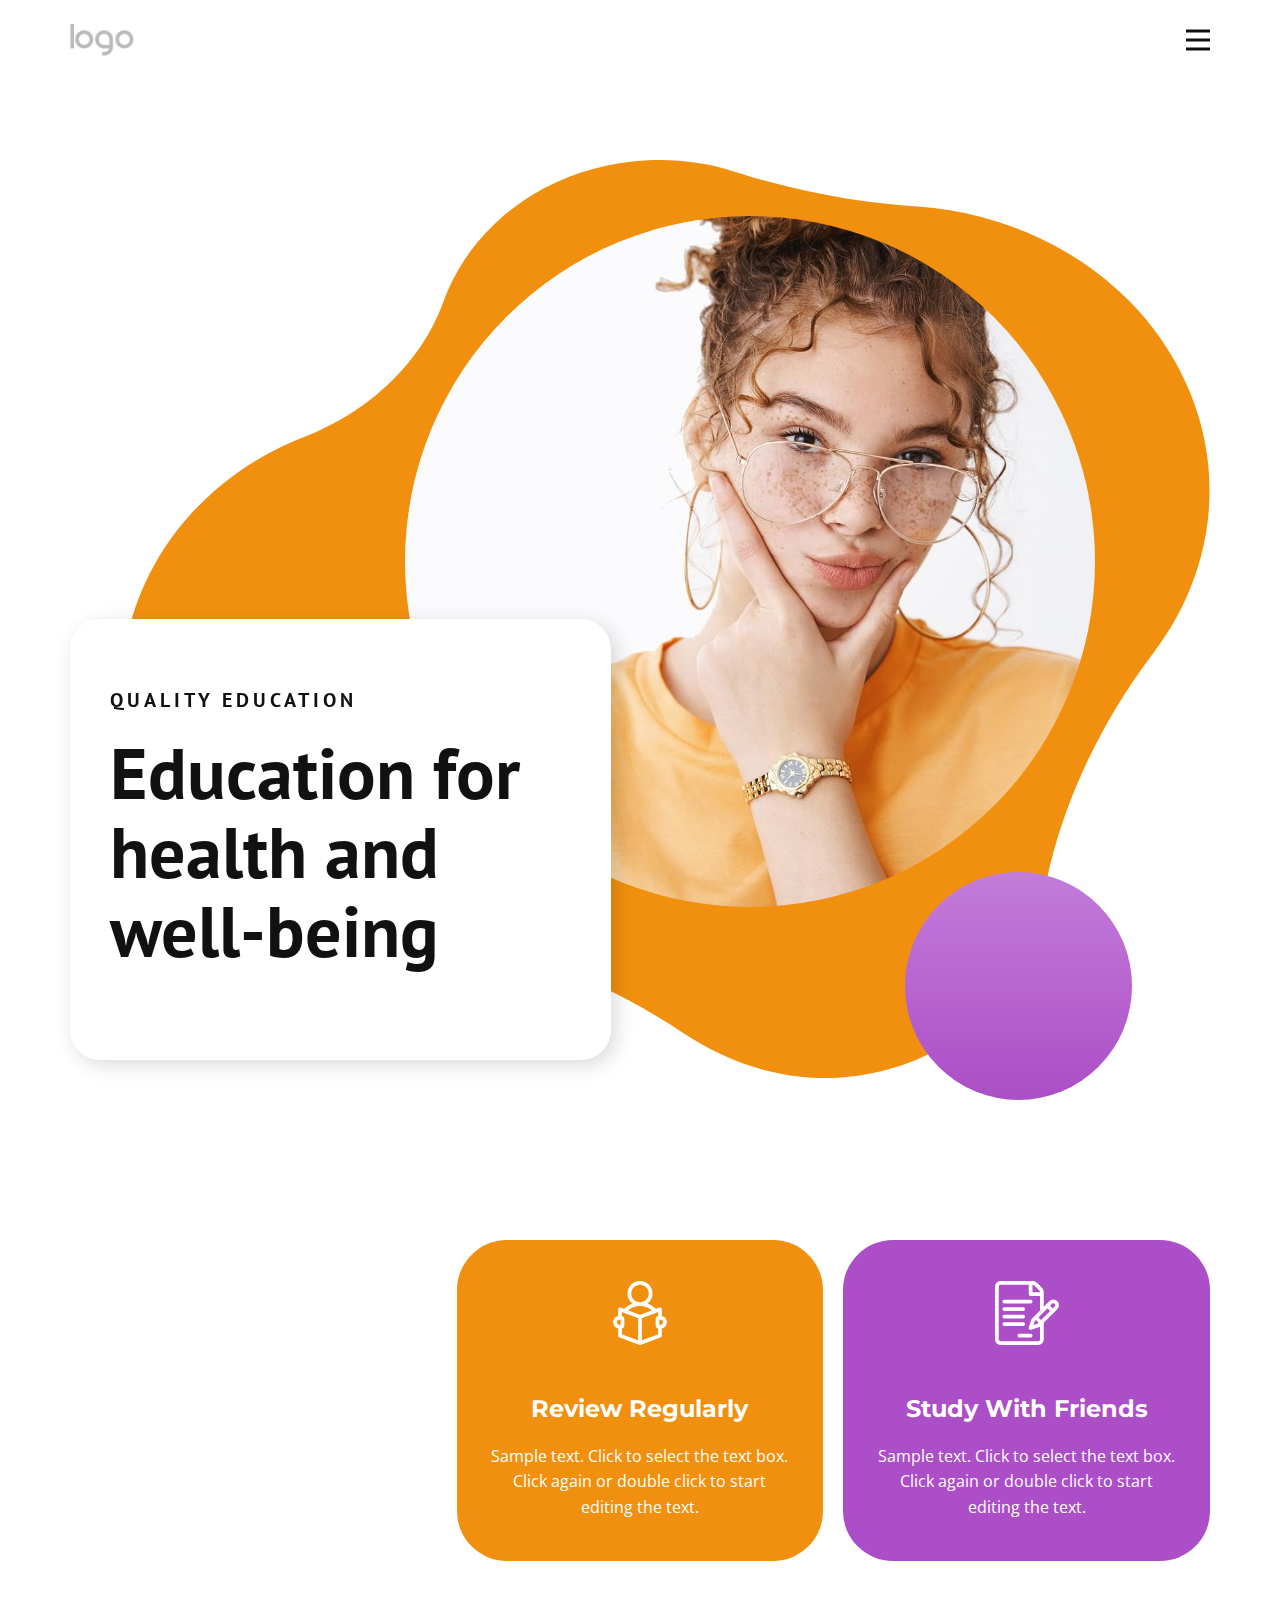
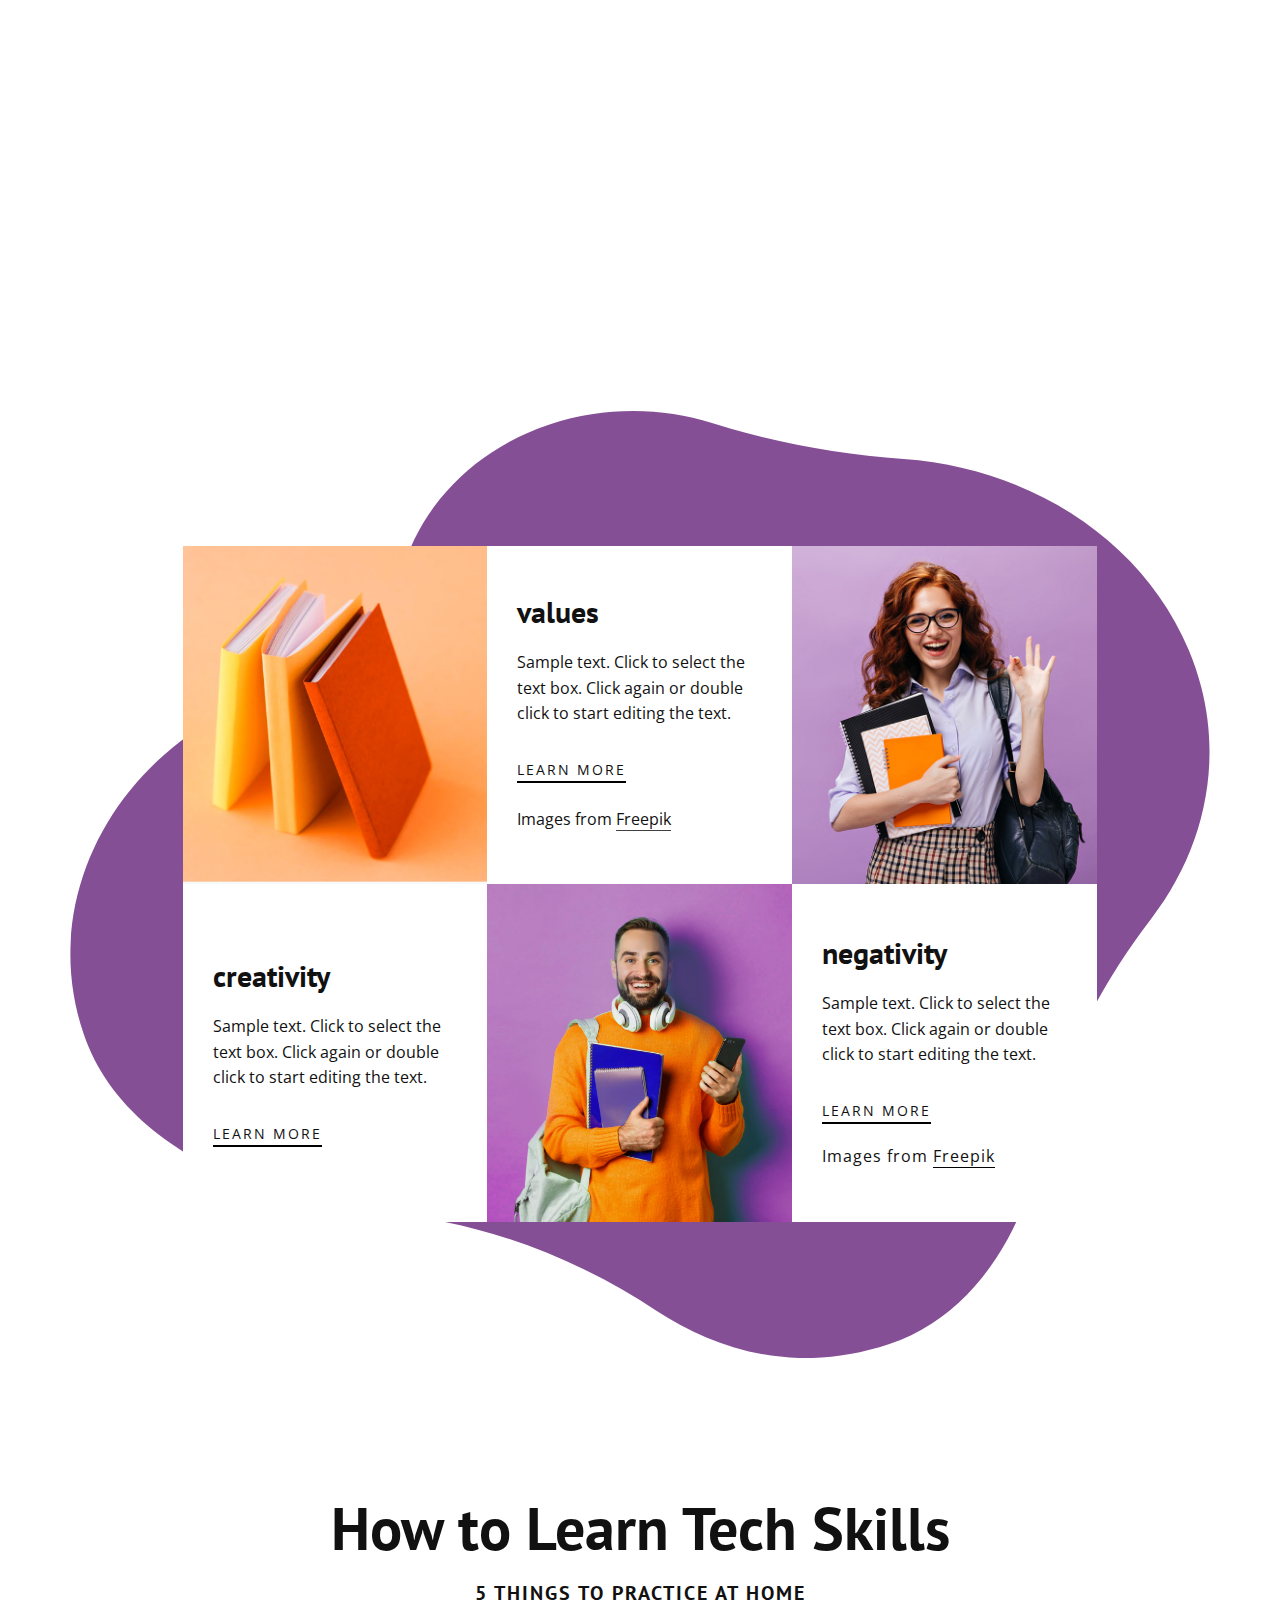
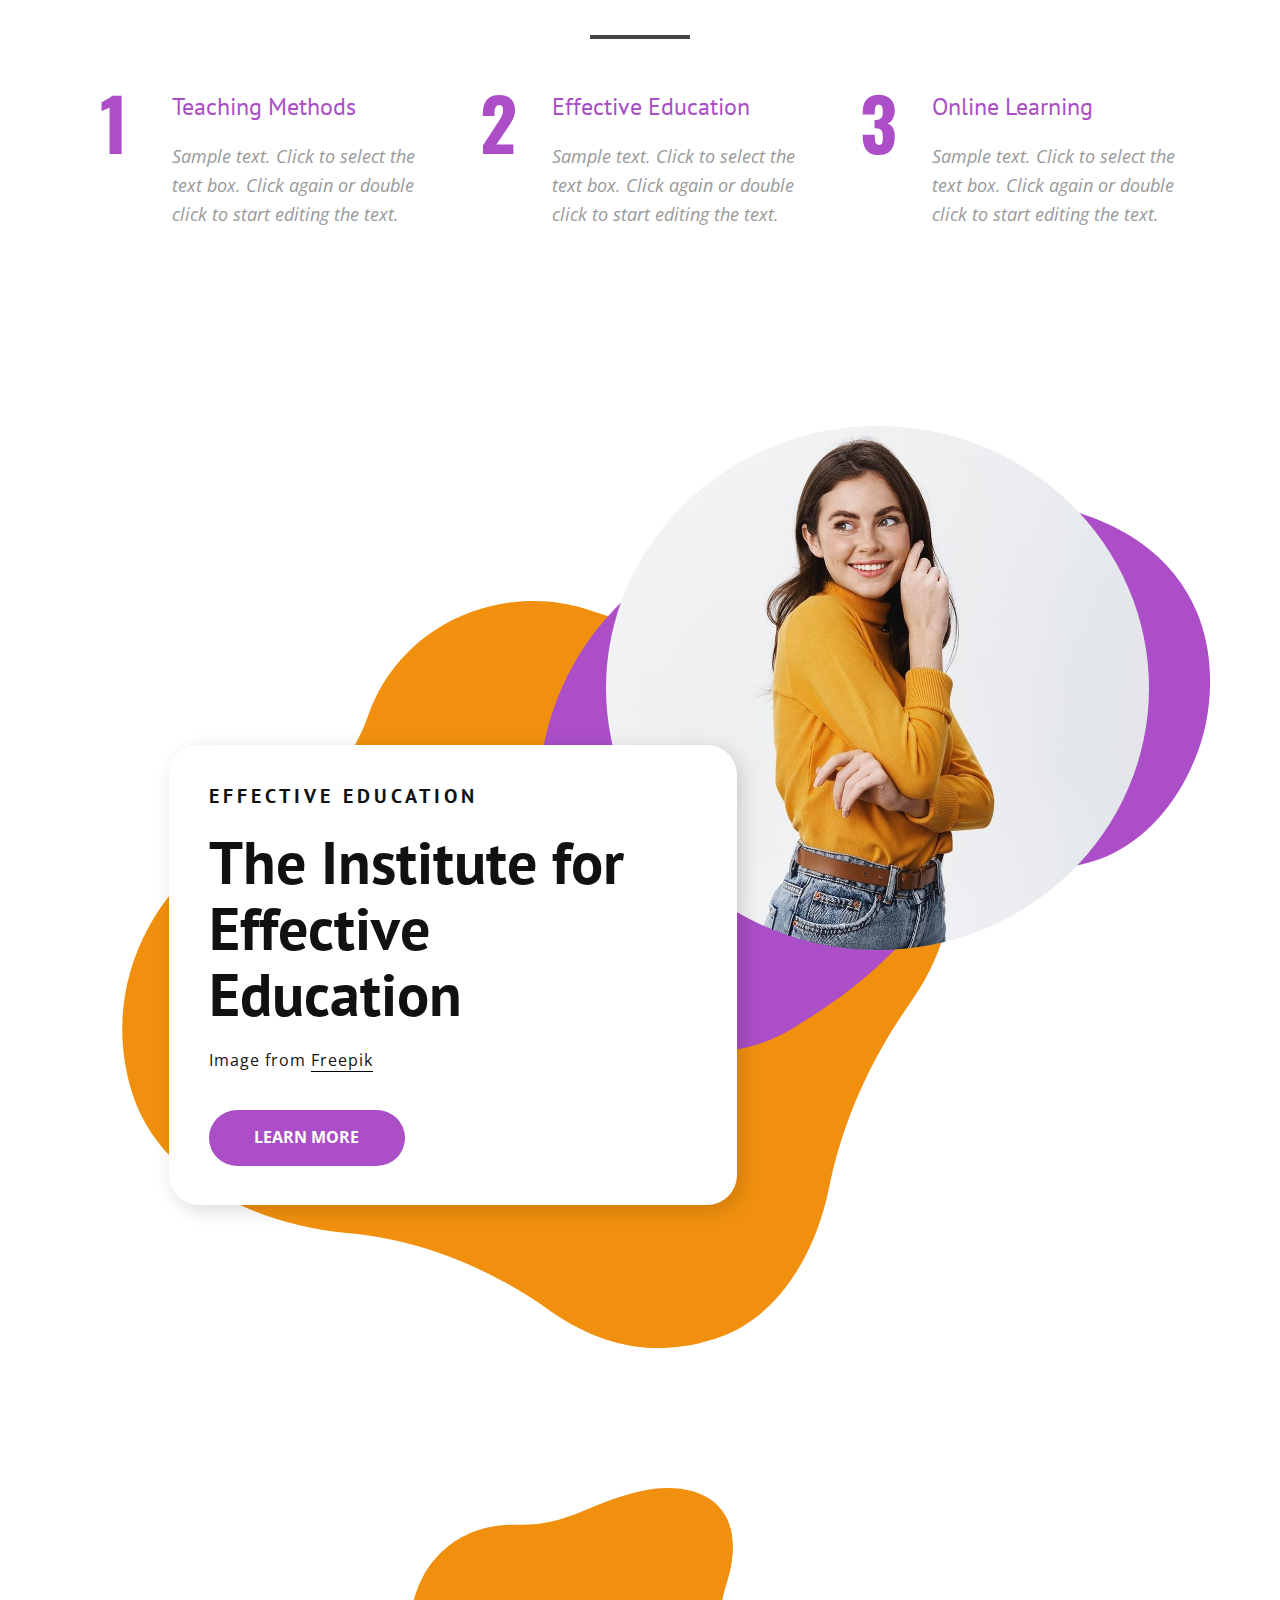
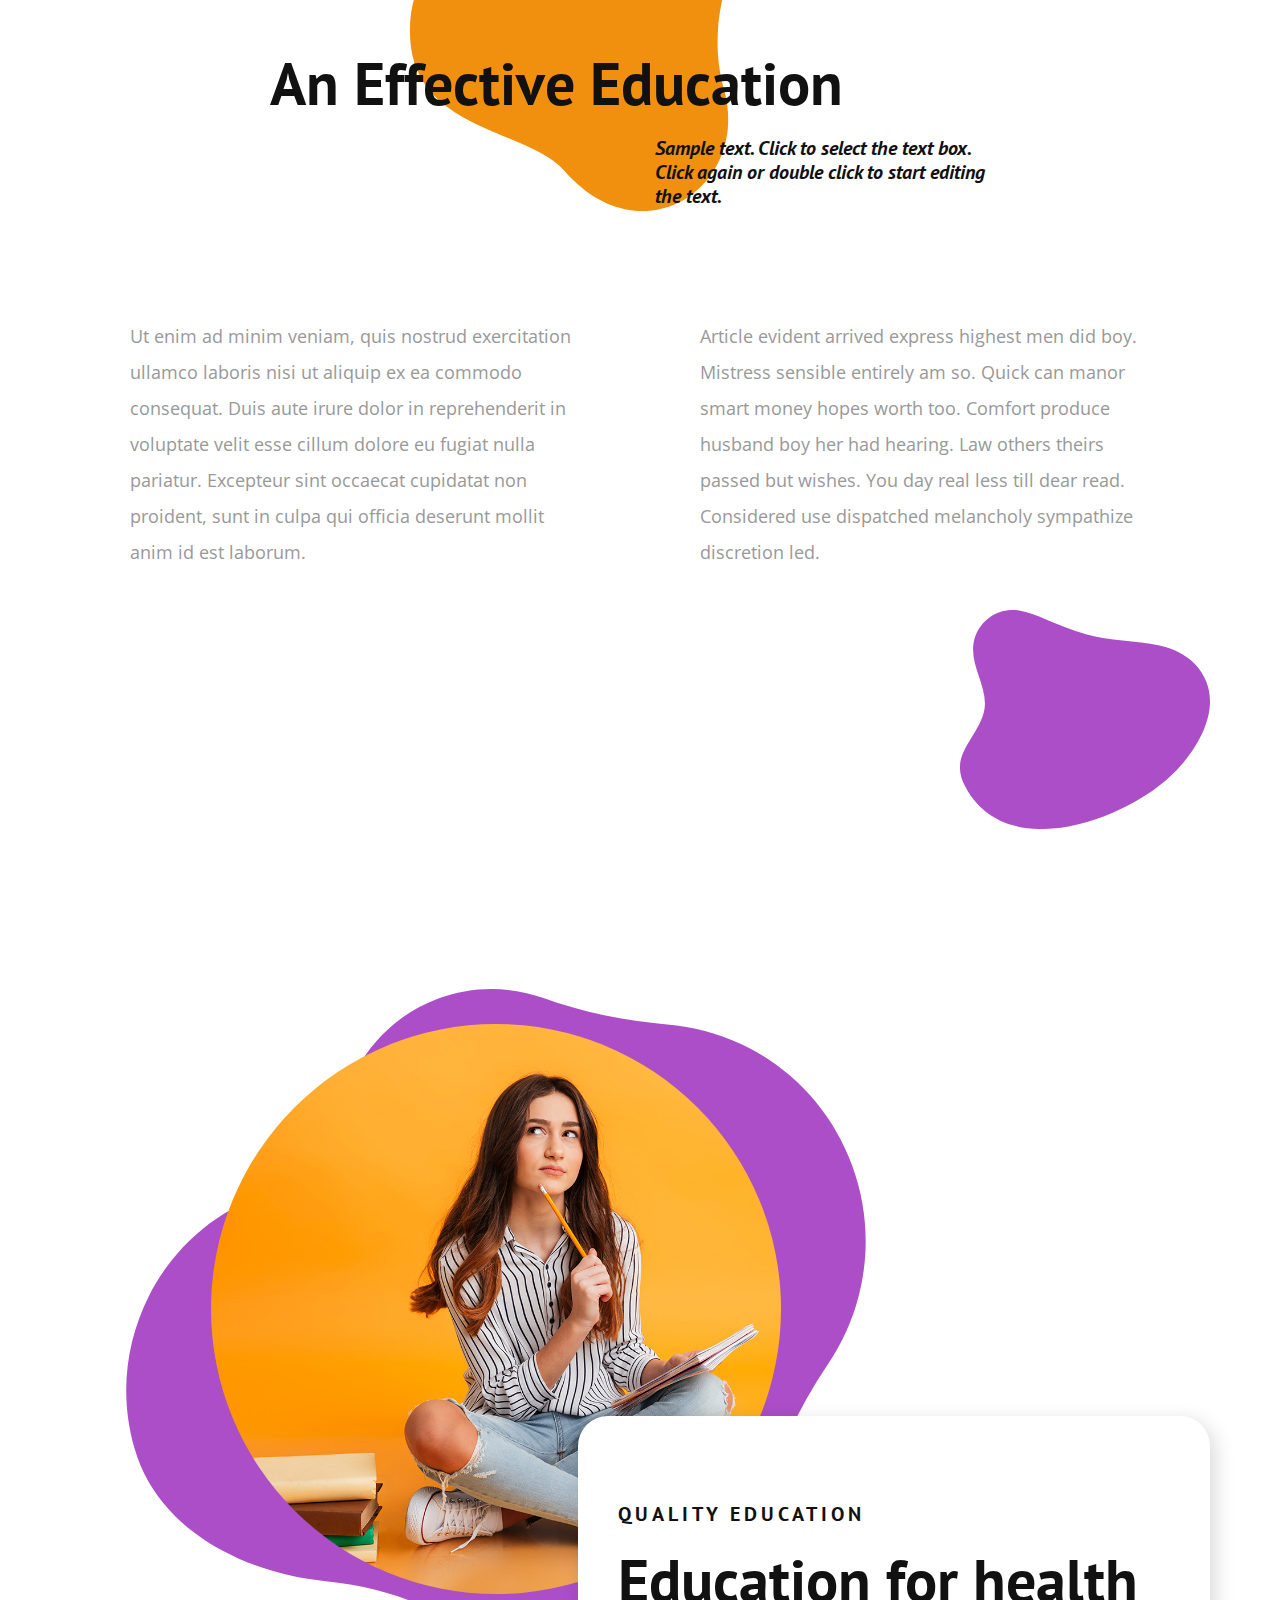
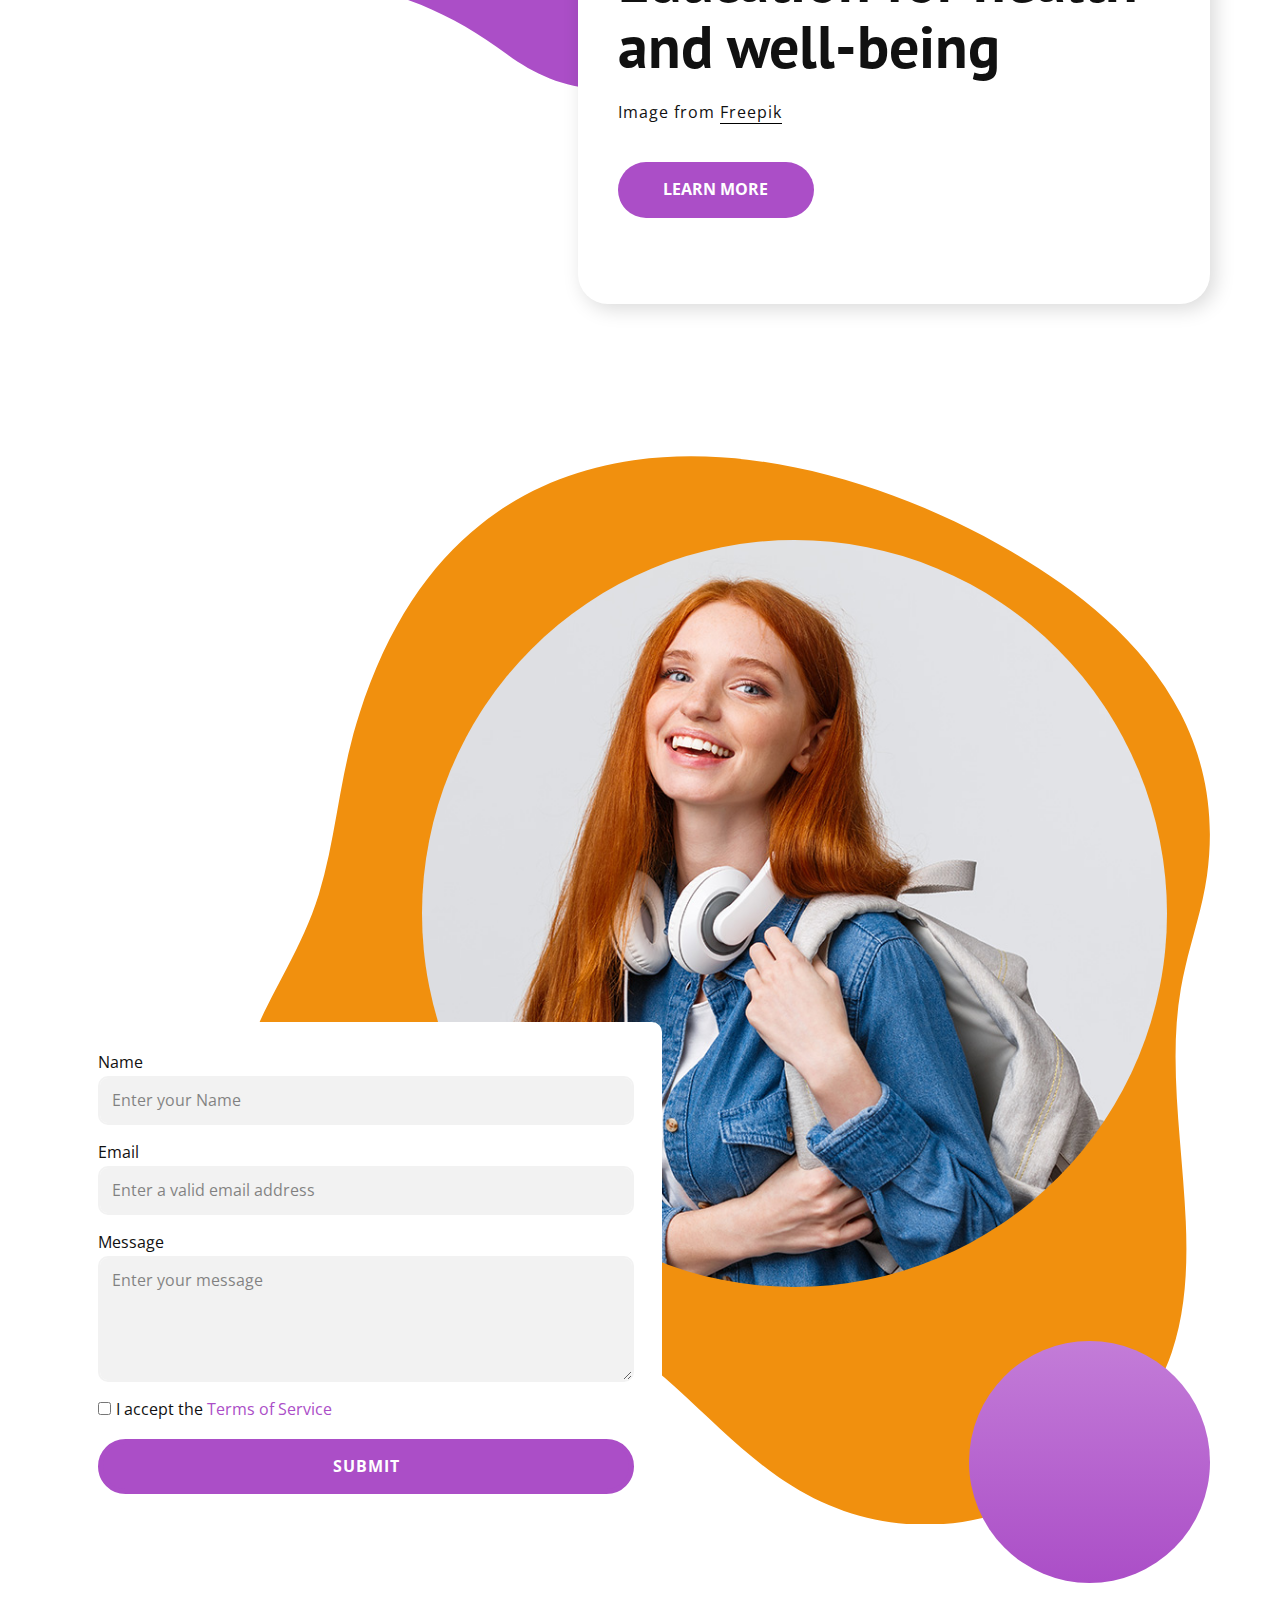
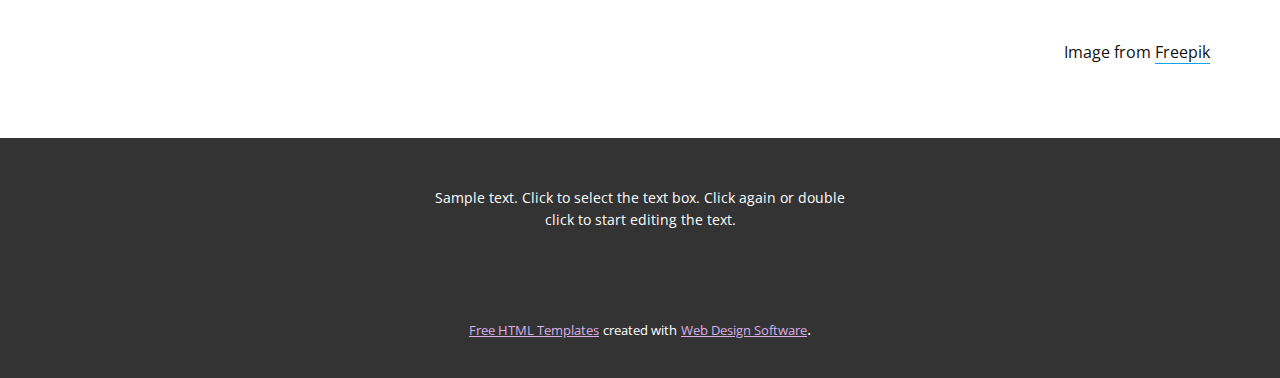
<file: index.html>
<!DOCTYPE html>
<html style="font-size: 16px;" lang="en"><head>
    <meta name="viewport" content="width=device-width, initial-scale=1.0">
    <meta charset="utf-8">
    <meta name="keywords" content="​Education for health and well-being, ​Essential Study Tips for Effective Learning, ​How to Learn Tech Skills, ​The Institute for Effective Education, ​An Effective Education, ​Education for health and well-being">
    <meta name="description" content="">
    <title>Home</title>
    <link rel="stylesheet" href="nicepage.css" media="screen">
<link rel="stylesheet" href="Home.css" media="screen">
    <script class="u-script" type="text/javascript" src="jquery-1.9.1.min.js" defer=""></script>
    <script class="u-script" type="text/javascript" src="nicepage.js" defer=""></script>
    <meta name="generator" content="Nicepage 6.5.5, nicepage.com">
    <meta name="referrer" content="origin">
    <link id="u-theme-google-font" rel="stylesheet" href="https://fonts.googleapis.com/css?family=PT+Sans:400,400i,700,700i|Open+Sans:300,300i,400,400i,500,500i,600,600i,700,700i,800,800i">
    <link id="u-page-google-font" rel="stylesheet" href="https://fonts.googleapis.com/css?family=PT+Sans:400,400i,700,700i|Montserrat:100,100i,200,200i,300,300i,400,400i,500,500i,600,600i,700,700i,800,800i,900,900i|PT+Sans:400,400i,700,700i|Oswald:200,300,400,500,600,700">
    
    
    
    
    
    
    
    
    
    
    <script type="application/ld+json">{
		"@context": "http://schema.org",
		"@type": "Organization",
		"name": "",
		"url": "/",
		"logo": "images/default-logo.png"
}</script>
    <meta name="theme-color" content="#ab4ec7">
    <meta property="og:title" content="Home">
    <meta property="og:type" content="website">
    <link rel="canonical" href="/">
  <meta data-intl-tel-input-cdn-path="intlTelInput/"></head>
  <body data-home-page="https://website6159784.nicepage.io/Home.html?version=8dddf951-c436-57cf-1735-7a9f8836b422" data-home-page-title="Home" data-path-to-root="./" data-include-products="false" class="u-body u-xl-mode" data-lang="en"><header class="u-clearfix u-header u-header" id="sec-06d7"><div class="u-clearfix u-sheet u-sheet-1">
        <a href="https://nicepage.com" class="u-image u-logo u-image-1">
          <img src="images/default-logo.png" class="u-logo-image u-logo-image-1">
        </a>
        <nav class="u-menu u-menu-hamburger u-offcanvas u-menu-1" data-responsive-from="XL">
          <div class="menu-collapse" style="font-size: 1rem; letter-spacing: 0px; font-weight: 700;">
            <a class="u-button-style u-custom-border u-custom-border-color u-custom-borders u-custom-left-right-menu-spacing u-custom-padding-bottom u-custom-text-color u-custom-top-bottom-menu-spacing u-nav-link u-text-active-palette-1-base u-text-hover-palette-2-base" href="#">
              <svg class="u-svg-link" viewBox="0 0 24 24"><use xlink:href="#menu-hamburger"></use></svg>
              <svg class="u-svg-content" version="1.1" id="menu-hamburger" viewBox="0 0 16 16" x="0px" y="0px" xmlns:xlink="http://www.w3.org/1999/xlink" xmlns="http://www.w3.org/2000/svg"><g><rect y="1" width="16" height="2"></rect><rect y="7" width="16" height="2"></rect><rect y="13" width="16" height="2"></rect>
</g></svg>
            </a>
          </div>
          <div class="u-nav-container">
            <ul class="u-nav u-spacing-20 u-unstyled u-nav-1"><li class="u-nav-item"><a class="u-border-no-bottom u-border-no-left u-border-no-right u-border-no-top u-button-style u-nav-link u-text-active-palette-1-base u-text-grey-90 u-text-hover-palette-2-base" href="Home.html" style="padding: 10px;">Home</a>
</li><li class="u-nav-item"><a class="u-border-no-bottom u-border-no-left u-border-no-right u-border-no-top u-button-style u-nav-link u-text-active-palette-1-base u-text-grey-90 u-text-hover-palette-2-base" href="Page-1.html" style="padding: 10px;">Page 1</a>
</li></ul>
          </div>
          <div class="u-nav-container-collapse">
            <div class="u-black u-container-style u-inner-container-layout u-opacity u-opacity-95 u-sidenav">
              <div class="u-inner-container-layout u-sidenav-overflow">
                <div class="u-menu-close"></div>
                <ul class="u-align-center u-nav u-popupmenu-items u-unstyled u-nav-2"><li class="u-nav-item"><a class="u-button-style u-nav-link" href="Home.html">Home</a>
</li><li class="u-nav-item"><a class="u-button-style u-nav-link" href="Page-1.html">Page 1</a>
</li></ul>
              </div>
            </div>
            <div class="u-black u-menu-overlay u-opacity u-opacity-70"></div>
          </div>
        </nav>
      </div></header> 
    <section class="u-clearfix u-white u-section-1" id="sec-c45a">
      <div class="u-clearfix u-sheet u-valign-middle-md u-valign-middle-sm u-valign-middle-xl u-valign-middle-xs u-sheet-1">
        <div class="u-expanded-width-md u-shape u-shape-svg u-text-palette-3-base u-shape-1" data-animation-name="customAnimationIn" data-animation-duration="1750" data-animation-delay="500">
          <svg class="u-svg-link" preserveAspectRatio="none" viewBox="0 0 160 150" style=""><use xlink:href="#svg-1073"></use></svg>
          <svg xmlns="http://www.w3.org/2000/svg" xmlns:xlink="http://www.w3.org/1999/xlink" version="1.1" xml:space="preserve" class="u-svg-content" viewBox="0 0 160 150" x="0px" y="0px" id="svg-1073"><path d="M43.2,126.9c14.2,1.3,27.6,7,39.1,15.6c8.3,6.1,19.4,10.3,32.7,5.3c11.7-4.4,18.6-17.4,21-30.2c2.6-13.3,8.1-25.9,15.7-37.1
	c8.3-12.1,10.8-27.9,5.3-42.7C150.5,20.3,134.6,9,117,7.6C107.9,6.9,98.8,5,90.1,1.9C83-0.6,75-0.7,67.4,2.1
	c-9.9,3.7-17,11.6-20.1,21c-3.3,10.1-10.9,18-20.6,22.2c-0.1,0-0.1,0.1-0.2,0.1c-20.3,8.9-31,32-24.6,53.2
	C6.9,115.6,25.2,125.2,43.2,126.9z"></path></svg>
        </div>
        <div class="u-align-left u-image u-image-circle u-image-1" data-image-width="1241" data-image-height="1080" data-animation-name="customAnimationIn" data-animation-duration="1000" data-animation-direction="" data-animation-delay="250"></div>
        <div class="u-gradient u-shape u-shape-circle u-shape-2" data-animation-name="customAnimationIn" data-animation-duration="1500" data-animation-delay="250"></div>
        <div class="u-align-left u-container-style u-expanded-width-xs u-group u-radius-30 u-shape-round u-white u-group-1" data-animation-name="customAnimationIn" data-animation-duration="1500" data-animation-delay="500">
          <div class="u-container-layout u-container-layout-1">
            <h5 class="u-text u-text-default u-text-1"> quality education<br>
            </h5>
            <h1 class="u-text u-text-2"> Education for health and well-being</h1>
          </div>
        </div>
      </div>
    </section>
    <section class="u-align-center u-clearfix u-section-2" id="carousel_1a16">
      <div class="u-clearfix u-sheet u-sheet-1">
        <div class="u-expanded-width u-list u-list-1">
          <div class="u-repeater u-repeater-1">
            <div class="u-align-center u-container-style u-custom-item u-list-item u-palette-1-base u-radius-50 u-repeater-item u-shape-round u-list-item-1" data-animation-name="customAnimationIn" data-animation-duration="1750" data-animation-delay="500">
              <div class="u-container-layout u-similar-container u-valign-middle u-container-layout-1"><span class="u-file-icon u-icon u-text-white u-icon-1"><img src="images/1436716-b30e0aff.png" alt=""></span>
                <h5 class="u-custom-font u-font-montserrat u-text u-text-1">Study Time</h5>
                <p class="u-text u-text-2">Sample text. Click to select the text box. Click again or double click to start editing the text.</p>
              </div>
            </div>
            <div class="u-align-center u-container-style u-custom-item u-list-item u-palette-3-base u-radius-50 u-repeater-item u-shape-round">
              <div class="u-container-layout u-similar-container u-valign-middle u-container-layout-2"><span class="u-file-icon u-icon u-text-white u-icon-2"><img src="images/3068380-d506fbfa.png" alt=""></span>
                <h5 class="u-custom-font u-font-montserrat u-text u-text-3"> Review Regularly</h5>
                <p class="u-text u-text-4">Sample text. Click to select the text box. Click again or double click to start editing the text.</p>
              </div>
            </div>
            <div class="u-align-center u-container-style u-custom-item u-list-item u-palette-1-base u-radius-50 u-repeater-item u-shape-round">
              <div class="u-container-layout u-similar-container u-valign-middle u-container-layout-3"><span class="u-file-icon u-icon u-text-white u-icon-3"><img src="images/684831-948597b6.png" alt=""></span>
                <h5 class="u-custom-font u-font-montserrat u-text u-text-5"> Study With Friends</h5>
                <p class="u-text u-text-6">Sample text. Click to select the text box. Click again or double click to start editing the text.</p>
              </div>
            </div>
          </div>
        </div>
        <div class="data-layout-selected u-clearfix u-expanded-width u-layout-wrap u-layout-wrap-1">
          <div class="u-layout">
            <div class="u-layout-row">
              <div class="u-container-style u-layout-cell u-size-30 u-layout-cell-1">
                <div class="u-container-layout u-valign-top u-container-layout-4">
                  <h2 class="u-custom-font u-font-montserrat u-text u-text-7" data-animation-name="customAnimationIn" data-animation-duration="1750" data-animation-delay="500"> Essential Study Tips for Effective Learning</h2>
                </div>
              </div>
              <div class="u-container-style u-layout-cell u-size-30 u-layout-cell-2" data-animation-name="customAnimationIn" data-animation-duration="1750" data-animation-delay="500">
                <div class="u-container-layout u-valign-top u-container-layout-5">
                  <p class="u-text u-text-8"> Ut enim ad minim veniam, quis nostrud exercitation ullamco laboris nisi ut aliquip ex ea commodo consequat. Duis aute irure dolor in reprehenderit in voluptate velit esse cillum dolore eu fugiat nulla pariatur. Excepteur sint occaecat cupidatat non proident, sunt in culpa qui officia deserunt mollit anim id est laborum.</p>
                  <a href="techmindinnovators.com" class="u-btn u-btn-round u-button-style u-radius-50 u-btn-1" target="_blank">read more</a>
                </div>
              </div>
            </div>
          </div>
        </div>
      </div>
    </section>
    <section class="u-align-center u-clearfix u-white u-section-3" id="carousel_b4fc">
      <div class="u-clearfix u-sheet u-valign-middle u-sheet-1">
        <div class="u-expanded-width u-shape u-shape-svg u-text-palette-1-dark-1 u-shape-1">
          <svg class="u-svg-link" preserveAspectRatio="none" viewBox="0 0 160 150" style=""><use xlink:href="#svg-40dc"></use></svg>
          <svg class="u-svg-content" viewBox="0 0 160 150" x="0px" y="0px" id="svg-40dc"><path d="M43.2,126.9c14.2,1.3,27.6,7,39.1,15.6c8.3,6.1,19.4,10.3,32.7,5.3c11.7-4.4,18.6-17.4,21-30.2c2.6-13.3,8.1-25.9,15.7-37.1
	c8.3-12.1,10.8-27.9,5.3-42.7C150.5,20.3,134.6,9,117,7.6C107.9,6.9,98.8,5,90.1,1.9C83-0.6,75-0.7,67.4,2.1
	c-9.9,3.7-17,11.6-20.1,21c-3.3,10.1-10.9,18-20.6,22.2c-0.1,0-0.1,0.1-0.2,0.1c-20.3,8.9-31,32-24.6,53.2
	C6.9,115.6,25.2,125.2,43.2,126.9z"></path></svg>
        </div>
        <div class="data-layout-selected u-clearfix u-gutter-0 u-layout-wrap u-layout-wrap-1">
          <div class="u-gutter-0 u-layout">
            <div class="u-layout-col">
              <div class="u-size-30">
                <div class="u-layout-row">
                  <div class="u-container-style u-image u-layout-cell u-size-20 u-image-1" data-image-width="558" data-image-height="558">
                    <div class="u-container-layout u-valign-middle u-container-layout-1"></div>
                  </div>
                  <div class="u-align-left u-container-style u-layout-cell u-size-20 u-white u-layout-cell-2">
                    <div class="u-container-layout u-valign-middle u-container-layout-2">
                      <lt-highlighter class="lt--mac-os lt-highlighter--grid-item" style="display: none; z-index: 1 !important;">
                        <lt-div spellcheck="false" class="lt-highlighter__wrapper" style="width: 245px; height: 36px; transform: none !important; transform-origin: 122.492px 18px !important; zoom: 1 !important; margin-top: 48px; margin-left: 30px;">
                          <lt-div class="lt-highlighter__scroll-element" style="top: 0px; left: 0px; width: 245px; height: 37px;"></lt-div>
                        </lt-div>
                      </lt-highlighter>
                      <h3 class="u-text u-text-1"> values</h3>
                      <p class="u-text u-text-2">Sample text. Click to select the text box. Click again or double click to start editing the text.</p>
                      <a href="https://nicepage.com/landing-page" class="u-active-none u-border-2 u-border-active-palette-1-base u-border-black u-border-hover-palette-1-base u-border-no-left u-border-no-right u-border-no-top u-btn u-btn-rectangle u-button-style u-hover-none u-none u-text-active-palette-1-base u-text-body-color u-text-hover-palette-1-base u-btn-1">learn more</a>
                      <p class="u-text u-text-3">Images from <a href="https://freepik.com/photos/business" class="u-active-none u-border-1 u-border-grey-75 u-border-no-left u-border-no-right u-border-no-top u-btn u-button-link u-button-style u-hover-none u-none u-text-body-color u-btn-2">Freepik</a>
                      </p>
                    </div>
                  </div>
                  <div class="u-container-style u-image u-layout-cell u-size-20 u-image-2" data-image-width="700" data-image-height="700">
                    <div class="u-container-layout u-valign-middle u-container-layout-3"></div>
                  </div>
                </div>
              </div>
              <div class="u-size-30">
                <div class="u-layout-row">
                  <div class="u-align-left u-container-style u-layout-cell u-size-20 u-white u-layout-cell-4">
                    <div class="u-container-layout u-valign-middle u-container-layout-4">
                      <lt-highlighter class="lt--mac-os lt-highlighter--grid-item" style="display: none; z-index: 1 !important;">
                        <lt-div spellcheck="false" class="lt-highlighter__wrapper" style="width: 245px; height: 36px; transform: none !important; transform-origin: 122.492px 18px !important; zoom: 1 !important; margin-top: 74px; margin-left: 30px;">
                          <lt-div class="lt-highlighter__scroll-element" style="top: 0px; left: 0px; width: 245px; height: 37px;"></lt-div>
                        </lt-div>
                      </lt-highlighter>
                      <h3 class="u-text u-text-4"> creativity</h3>
                      <p class="u-text u-text-5">Sample text. Click to select the text box. Click again or double click to start editing the text.</p>
                      <a href="https://nicepage.cc" class="u-active-none u-border-2 u-border-active-palette-1-base u-border-black u-border-hover-palette-1-base u-border-no-left u-border-no-right u-border-no-top u-btn u-btn-rectangle u-button-style u-hover-none u-none u-text-active-palette-1-base u-text-body-color u-text-hover-palette-1-base u-btn-3">learn more</a>
                    </div>
                  </div>
                  <div class="u-container-style u-image u-layout-cell u-size-20 u-image-3" data-image-width="643" data-image-height="643">
                    <div class="u-container-layout u-valign-middle u-container-layout-5"></div>
                  </div>
                  <div class="u-align-left u-container-style u-layout-cell u-size-20 u-white u-layout-cell-6">
                    <div class="u-container-layout u-valign-middle u-container-layout-6">
                      <lt-highlighter class="lt--mac-os lt-highlighter--grid-item" style="display: none; z-index: 1 !important;">
                        <lt-div spellcheck="false" class="lt-highlighter__wrapper" style="width: 245px; height: 36px; transform: none !important; transform-origin: 122.492px 18px !important; zoom: 1 !important; margin-top: 52px; margin-left: 30px;">
                          <lt-div class="lt-highlighter__scroll-element" style="top: 0px; left: 0px; width: 245px; height: 37px;"></lt-div>
                        </lt-div>
                      </lt-highlighter>
                      <h3 class="u-text u-text-6">negativity</h3>
                      <p class="u-text u-text-7">Sample text. Click to select the text box. Click again or double click to start editing the text.</p>
                      <a href="https://nicepage.com/templates" class="u-active-none u-border-2 u-border-active-palette-1-base u-border-black u-border-hover-palette-1-base u-border-no-left u-border-no-right u-border-no-top u-btn u-btn-rectangle u-button-style u-hover-none u-none u-text-active-palette-1-base u-text-body-color u-text-hover-palette-1-base u-btn-4">learn more</a>
                      <p class="u-text u-text-8">Images from <a href="https://www.freepik.com/photos/woman" class="u-active-none u-border-1 u-border-active-palette-2-base u-border-black u-border-hover-palette-2-base u-border-no-left u-border-no-right u-border-no-top u-btn u-button-link u-button-style u-hover-none u-none u-text-body-color u-btn-5">Freepik</a>
                      </p>
                    </div>
                  </div>
                </div>
              </div>
            </div>
          </div>
        </div>
      </div>
    </section>
    <section class="u-align-center u-clearfix u-white u-section-4" id="carousel_7c17">
      <div class="u-clearfix u-sheet u-valign-middle u-sheet-1">
        <h2 class="u-text u-text-default u-text-1"> How to Learn Tech Skills</h2>
        <h5 class="u-text u-text-default u-text-2"> 5 Things to Practice at Home</h5>
        <div class="u-border-4 u-border-grey-dark-1 u-line u-line-horizontal u-line-1"></div>
        <div class="u-expanded-width u-list u-list-1">
          <div class="u-repeater u-repeater-1">
            <div class="u-align-center-xs u-container-style u-list-item u-repeater-item">
              <div class="u-container-layout u-similar-container u-container-layout-1">
                <h3 class="u-custom-font u-font-oswald u-text u-text-default-lg u-text-default-md u-text-default-sm u-text-default-xl u-text-palette-1-base u-text-3">1</h3>
                <h4 class="u-text u-text-default-xl u-text-palette-1-base u-text-4"> Teaching Methods</h4>
                <p class="u-align-left u-text u-text-grey-40 u-text-5">Sample text. Click to select the text box. Click again or double click to start editing the text.</p>
              </div>
            </div>
            <div class="u-align-center-xs u-container-style u-list-item u-repeater-item">
              <div class="u-container-layout u-similar-container u-container-layout-2">
                <h3 class="u-custom-font u-font-oswald u-text u-text-default-lg u-text-default-md u-text-default-sm u-text-default-xl u-text-palette-1-base u-text-6">2</h3>
                <h4 class="u-text u-text-default-xl u-text-palette-1-base u-text-7"> Effective Education</h4>
                <p class="u-align-left u-text u-text-grey-40 u-text-8">Sample text. Click to select the text box. Click again or double click to start editing the text.</p>
              </div>
            </div>
            <div class="u-align-center-xs u-container-style u-list-item u-repeater-item">
              <div class="u-container-layout u-similar-container u-container-layout-3">
                <h3 class="u-custom-font u-font-oswald u-text u-text-default-lg u-text-default-md u-text-default-sm u-text-default-xl u-text-palette-1-base u-text-9">3</h3>
                <h4 class="u-text u-text-default-xl u-text-palette-1-base u-text-10"> Online Learning</h4>
                <p class="u-align-left u-text u-text-grey-40 u-text-11">Sample text. Click to select the text box. Click again or double click to start editing the text.</p>
              </div>
            </div>
          </div>
        </div>
      </div>
    </section>
    <section class="u-align-center u-clearfix u-white u-section-5" id="carousel_70df">
      <div class="u-clearfix u-sheet u-valign-middle u-sheet-1">
        <div class="u-shape u-shape-svg u-text-palette-3-base u-shape-1">
          <svg class="u-svg-link" preserveAspectRatio="none" viewBox="0 0 160 150" style=""><use xlink:href="#svg-1b21"></use></svg>
          <svg class="u-svg-content" viewBox="0 0 160 150" x="0px" y="0px" id="svg-1b21"><path d="M43.2,126.9c14.2,1.3,27.6,7,39.1,15.6c8.3,6.1,19.4,10.3,32.7,5.3c11.7-4.4,18.6-17.4,21-30.2c2.6-13.3,8.1-25.9,15.7-37.1
	c8.3-12.1,10.8-27.9,5.3-42.7C150.5,20.3,134.6,9,117,7.6C107.9,6.9,98.8,5,90.1,1.9C83-0.6,75-0.7,67.4,2.1
	c-9.9,3.7-17,11.6-20.1,21c-3.3,10.1-10.9,18-20.6,22.2c-0.1,0-0.1,0.1-0.2,0.1c-20.3,8.9-31,32-24.6,53.2
	C6.9,115.6,25.2,125.2,43.2,126.9z"></path></svg>
        </div>
        <div class="u-shape u-shape-svg u-text-palette-1-base u-shape-2">
          <svg class="u-svg-link" preserveAspectRatio="none" viewBox="0 0 160 120" style=""><use xlink:href="#svg-9d97"></use></svg>
          <svg class="u-svg-content" viewBox="0 0 160 120" x="0px" y="0px" id="svg-9d97"><path d="M124.3,80.3c20.5-1.1,32-18.4,34.8-31.5c4.7-22.6-6.7-55.4-81.5-47.7c-124.8,12.7-75.1,145.7-16.9,114
	C99.9,93.7,86.4,82.3,124.3,80.3z"></path></svg>
        </div>
        <div class="u-expanded-width-xs u-image u-image-circle u-preserve-proportions u-image-1" data-image-width="1080" data-image-height="1080">
          <div class="u-preserve-proportions-child" style="padding-top: 100%;"></div>
        </div>
        <div class="u-align-left u-container-style u-group u-radius-30 u-shape-round u-white u-group-1">
          <div class="u-container-layout u-valign-middle u-container-layout-1">
            <h5 class="u-text u-text-default u-text-1"> effective education<br>
            </h5>
            <h2 class="u-text u-text-2"> The Institute for Effective Education</h2>
            <p class="u-text u-text-3">Image from <a href="https://www.freepik.com/photos/woman" class="u-active-none u-border-1 u-border-active-palette-2-base u-border-black u-border-hover-palette-2-base u-border-no-left u-border-no-right u-border-no-top u-btn u-button-link u-button-style u-hover-none u-none u-text-body-color u-btn-1">Freepik</a>
            </p>
            <a href="https://nicepage.site" class="u-btn u-btn-round u-button-style u-palette-1-base u-radius-50 u-btn-2">learn more</a>
          </div>
        </div>
      </div>
    </section>
    <section class="u-clearfix u-section-6" id="carousel_0f8e">
      <div class="u-clearfix u-sheet u-valign-middle u-sheet-1">
        <div class="u-shape u-shape-svg u-text-palette-3-base u-shape-1">
          <svg class="u-svg-link" preserveAspectRatio="none" viewBox="0 0 160 160" style=""><use xlink:href="#svg-ebf3"></use></svg>
          <svg class="u-svg-content" viewBox="0 0 160 160" x="0px" y="0px" id="svg-ebf3"><path d="M157.4,45.5c11.3-39.1-16.3-50.2-43.8-43.8c-25.2,5.8-35.5,17.2-61,16.5C21.7,17.4,0,39.8,0,71.3
	c0,49.1,58.2,47.8,76.2,68.5c38.8,44.7,92.8,8.2,79.3-40.3C148.1,73.2,155.9,50.6,157.4,45.5z"></path></svg>
        </div>
        <div class="u-container-style u-group u-shape-rectangle u-group-1">
          <div class="u-container-layout u-container-layout-1">
            <h2 class="u-text u-text-default u-text-1"> An Effective Education </h2>
            <h5 class="u-text u-text-2">Sample text. Click to select the text box. Click again or double click to start editing the text.</h5>
          </div>
        </div>
        <div class="u-expanded-width u-list u-list-1">
          <div class="u-repeater u-repeater-1">
            <div class="u-container-style u-list-item u-repeater-item">
              <div class="u-container-layout u-similar-container u-container-layout-2">
                <p class="u-text u-text-default u-text-grey-40 u-text-3"> Ut enim ad minim veniam, quis nostrud exercitation ullamco laboris nisi ut aliquip ex ea commodo consequat. Duis aute irure dolor in reprehenderit in voluptate velit esse cillum dolore eu fugiat nulla pariatur. Excepteur sint occaecat cupidatat non proident, sunt in culpa qui officia deserunt mollit anim id est laborum.</p>
              </div>
            </div>
            <div class="u-container-style u-list-item u-repeater-item">
              <div class="u-container-layout u-similar-container u-container-layout-3">
                <p class="u-text u-text-default u-text-grey-40 u-text-4"> Article evident arrived express highest men did boy. Mistress sensible entirely am so. Quick can manor smart money hopes worth too. Comfort produce husband boy her had hearing. Law others theirs passed but wishes. You day real less till dear read. Considered use dispatched melancholy sympathize discretion led.&nbsp;</p>
              </div>
            </div>
          </div>
        </div>
        <div class="u-shape u-shape-svg u-text-palette-1-base u-shape-2">
          <svg class="u-svg-link" preserveAspectRatio="none" viewBox="0 0 160 140" style=""><use xlink:href="#svg-1270"></use></svg>
          <svg class="u-svg-content" viewBox="0 0 160 140" x="0px" y="0px" id="svg-1270"><g><g><path d="M138.9,102.2c-9.5,10.1-24.4,20.2-41.2,27.4C63.2,144.5,21,147.1,3.1,112.4c-9.9-19.1,6.5-28.8,11.8-45.7
			c5.3-16.9-11.4-32.3-5.1-49.9c1.8-4.9,4.9-9,8.9-11.9C24,1,30.8-0.8,37.8,0.3C43.6,1.2,49,3.5,54.3,5.7c8.8,3.7,17.4,7.1,26.3,9.8
			c15.7,4.7,31.3,3.7,47.1,7.2c8.5,1.9,16.7,5.6,22.6,11.8C170.3,55.7,155.8,84.1,138.9,102.2z"></path>
</g>
</g></svg>
        </div>
      </div>
    </section>
    <section class="u-clearfix u-white u-section-7" id="carousel_e6ad">
      <div class="u-clearfix u-sheet u-valign-middle u-sheet-1">
        <div class="u-container-style u-group u-group-1">
          <div class="u-container-layout u-container-layout-1">
            <div class="u-align-center u-expanded-width-sm u-expanded-width-xs u-shape u-shape-svg u-text-palette-1-base u-shape-1">
              <svg class="u-svg-link" preserveAspectRatio="none" viewBox="0 0 160 150" style=""><use xlink:href="#svg-5264"></use></svg>
              <svg class="u-svg-content" viewBox="0 0 160 150" x="0px" y="0px" id="svg-5264"><path d="M43.2,126.9c14.2,1.3,27.6,7,39.1,15.6c8.3,6.1,19.4,10.3,32.7,5.3c11.7-4.4,18.6-17.4,21-30.2c2.6-13.3,8.1-25.9,15.7-37.1
	c8.3-12.1,10.8-27.9,5.3-42.7C150.5,20.3,134.6,9,117,7.6C107.9,6.9,98.8,5,90.1,1.9C83-0.6,75-0.7,67.4,2.1
	c-9.9,3.7-17,11.6-20.1,21c-3.3,10.1-10.9,18-20.6,22.2c-0.1,0-0.1,0.1-0.2,0.1c-20.3,8.9-31,32-24.6,53.2
	C6.9,115.6,25.2,125.2,43.2,126.9z"></path></svg>
            </div>
            <div class="u-align-center u-image u-image-circle u-image-1" alt="" data-image-width="1000" data-image-height="1000"></div>
          </div>
        </div>
        <div class="u-align-left u-container-style u-group u-radius-30 u-shape-round u-white u-group-2">
          <div class="u-container-layout u-valign-middle u-container-layout-2">
            <h5 class="u-text u-text-default u-text-1"> quality education<br>
            </h5>
            <h2 class="u-text u-text-2"> Education for health and well-being</h2>
            <p class="u-text u-text-3">Image from <a href="https://www.freepik.com/photos/woman" class="u-active-none u-border-1 u-border-active-palette-2-base u-border-black u-border-hover-palette-2-base u-border-no-left u-border-no-right u-border-no-top u-btn u-button-link u-button-style u-hover-none u-none u-text-body-color u-btn-1">Freepik</a>
            </p>
            <a href="https://nicepage.site" class="u-btn u-btn-round u-button-style u-palette-1-base u-radius-50 u-btn-2">learn more</a>
          </div>
        </div>
      </div>
    </section>
    <section class="u-align-center-sm u-align-center-xs u-clearfix u-section-8" id="sec-0600">
      <div class="u-clearfix u-sheet u-valign-middle u-sheet-1">
        <div class="u-rotation-parent u-rotation-parent-1">
          <div class="u-flip-horizontal u-shape u-shape-svg u-text-palette-3-base u-shape-1">
            <svg class="u-svg-link" preserveAspectRatio="none" viewBox="0 0 160 160" style=""><use xlink:href="#svg-b1ce"></use></svg>
            <svg class="u-svg-content" viewBox="0 0 160 160" x="0px" y="0px" id="svg-b1ce" style="enable-background:new 0 0 160 160;"><path d="M10.3,39.9c-18.2,24.9-9.2,62.5,4,87.4c8.2,15.4,23,36.1,48.6,32.2c5.8-0.9,11.1-3.2,16.9-4.3c17.8-3.4,37.9,4.7,54.5-1.5
	c6.6-2.5,11.6-6.9,15.5-11.8c12.2-15.3,13.7-35.6,3.8-51.9c-6.9-11.5-19-20.9-23.6-33.1c-4.5-11.9-1.4-24.9-4.7-37.1
	C121.1,5,103.7-5.6,85.7,3.1c-6.8,3.3-12.6,7.7-20,10.2C58,15.9,49.5,16.6,41.6,19C26.8,23.6,16.7,31,10.3,39.9z"></path></svg>
          </div>
        </div>
        <div class="u-align-left u-image u-image-circle u-image-1" data-image-width="800" data-image-height="786"></div>
        <div class="u-gradient u-shape u-shape-circle u-shape-2"></div>
        <div class="u-expanded-width-xs u-form u-radius-10 u-white u-form-1">
          <form action="https://forms.nicepagesrv.com/v2/form/process" class="u-clearfix u-form-spacing-15 u-form-vertical u-inner-form" source="email" name="form" style="padding: 28px;">
            <div class="u-form-group u-form-name">
              <label for="name-4c18" class="u-label">Name</label>
              <input type="text" placeholder="Enter your Name" id="name-4c18" name="name" class="u-border-2 u-border-grey-5 u-grey-5 u-input u-input-rectangle u-radius-10" required="">
            </div>
            <div class="u-form-email u-form-group">
              <label for="email-4c18" class="u-label">Email</label>
              <input type="email" placeholder="Enter a valid email address" id="email-4c18" name="email" class="u-border-2 u-border-grey-5 u-grey-5 u-input u-input-rectangle u-radius-10" required="">
            </div>
            <div class="u-form-group u-form-message">
              <label for="message-4c18" class="u-label">Message</label>
              <textarea placeholder="Enter your message" rows="4" cols="50" id="message-4c18" name="message" class="u-border-2 u-border-grey-5 u-grey-5 u-input u-input-rectangle u-radius-10" required=""></textarea>
            </div>
            <div class="u-form-agree u-form-group u-form-group-4">
              <label class="u-block-e2a4-35 u-field-label" style=""></label>
              <input type="checkbox" id="agree-a472" name="agree" class="u-agree-checkbox u-field-input" required="">
              <label for="agree-a472" class="u-block-e2a4-28 u-field-label" style="">I accept the <a href="#">Terms of Service</a>
              </label>
            </div>
            <div class="u-align-right u-form-group u-form-submit">
              <a href="#" class="u-active-palette-3-base u-border-5 u-border-active-palette-3-base u-border-hover-palette-3-base u-border-palette-1-base u-btn u-btn-round u-btn-submit u-button-style u-hover-palette-3-base u-palette-1-base u-radius-50 u-btn-1">Submit</a>
              <input type="submit" value="submit" class="u-form-control-hidden">
            </div>
            <div class="u-form-send-message u-form-send-success"> Thank you! Your message has been sent. </div>
            <div class="u-form-send-error u-form-send-message"> Unable to send your message. Please fix errors then try again. </div>
            <input type="hidden" value="" name="recaptchaResponse">
            <input type="hidden" name="formServices" value="16bda32b-3bae-5eaf-b338-dd7cc5b73407">
          </form>
        </div>
        <p class="u-align-right-lg u-align-right-md u-align-right-xl u-text u-text-1">Image from <a href="https://www.freepik.com/photos/woman" class="u-active-none u-border-1 u-border-active-black u-border-hover-black u-border-no-left u-border-no-right u-border-no-top u-border-palette-4-base u-btn u-button-link u-button-style u-hover-none u-none u-text-body-color u-btn-2">Freepik</a>
        </p>
      </div>
    </section>
    
    
    
    <footer class="u-align-center u-clearfix u-footer u-grey-80 u-footer" id="sec-fb45"><div class="u-clearfix u-sheet u-sheet-1">
        <p class="u-small-text u-text u-text-variant u-text-1">Sample text. Click to select the text box. Click again or double click to start editing the text.</p>
      </div></footer>
    <section class="u-backlink u-clearfix u-grey-80">
      <a class="u-link" href="https://nicepage.com/html-templates" target="_blank">
        <span>Free HTML Templates</span>
      </a>
      <p class="u-text">
        <span>created with</span>
      </p>
      <a class="u-link" href="" target="_blank">
        <span>Web Design Software</span>
      </a>. 
    </section>
  
</body></html>
</file>
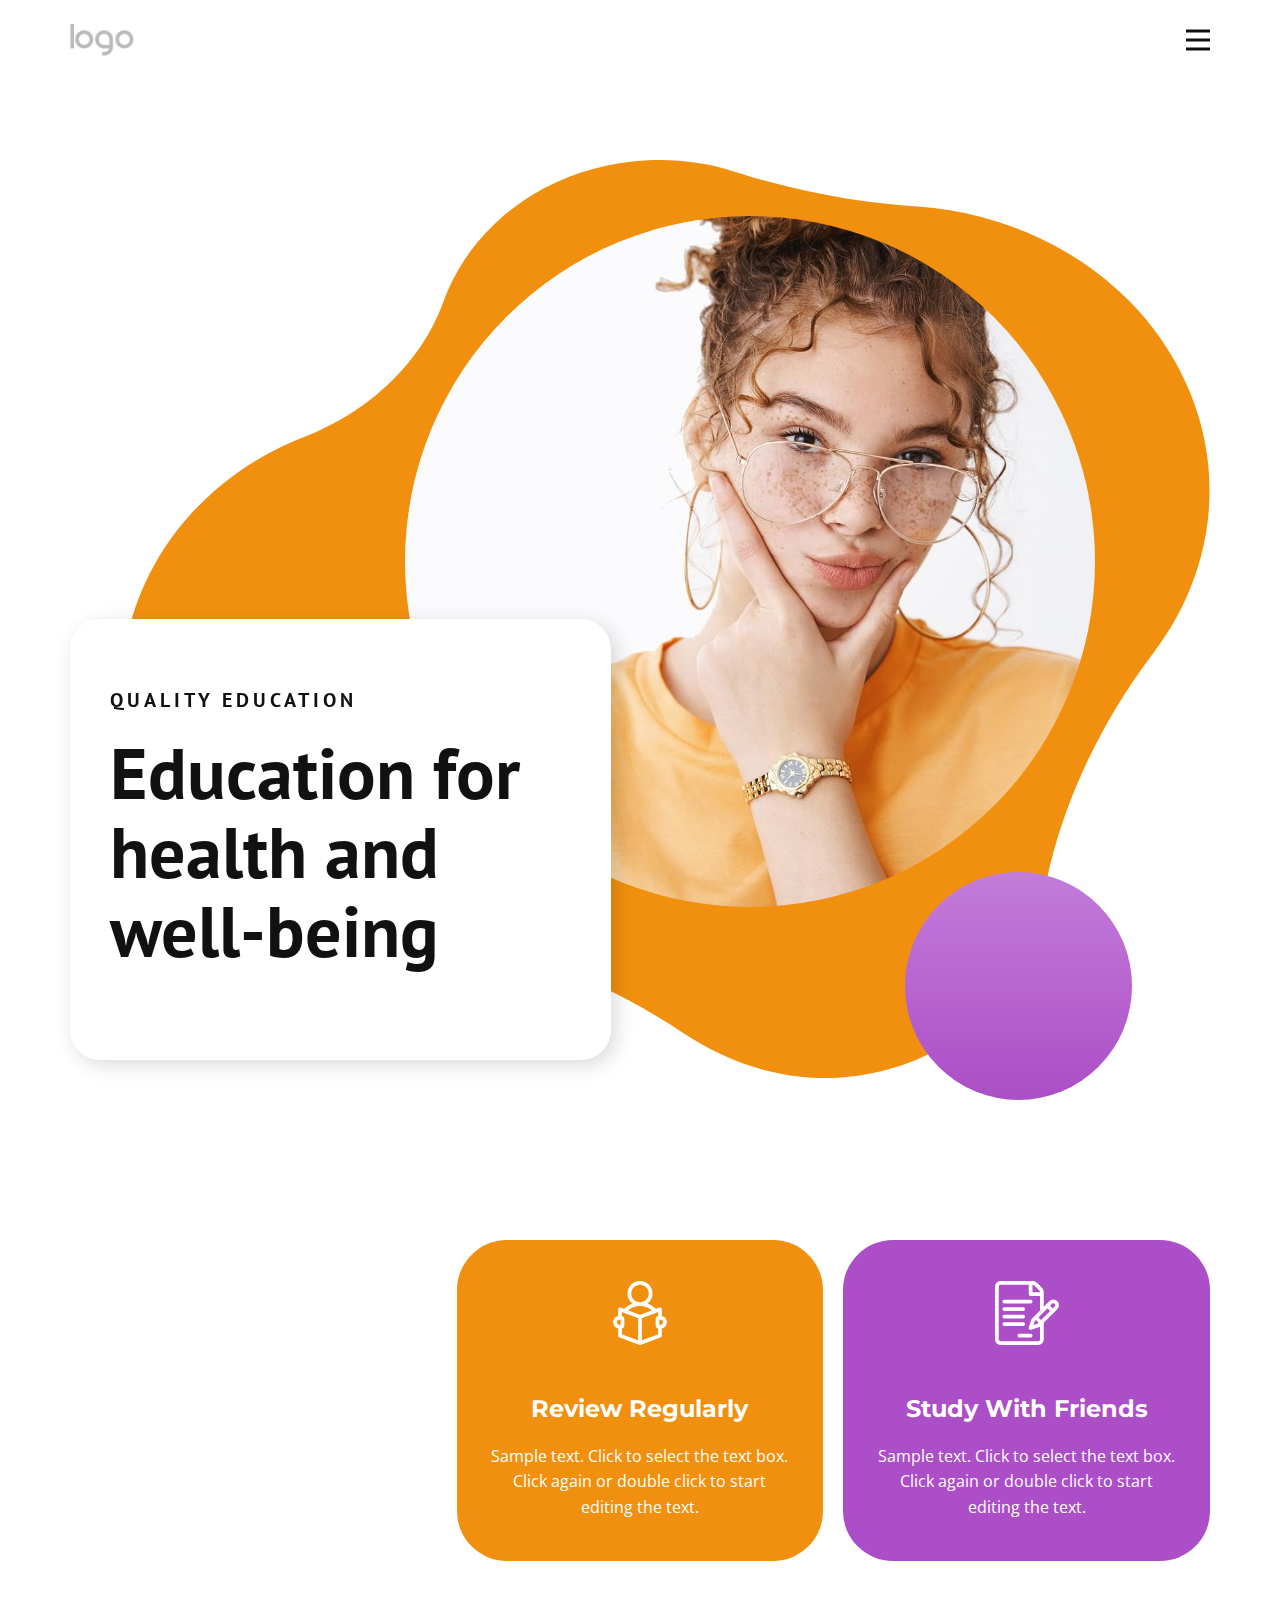
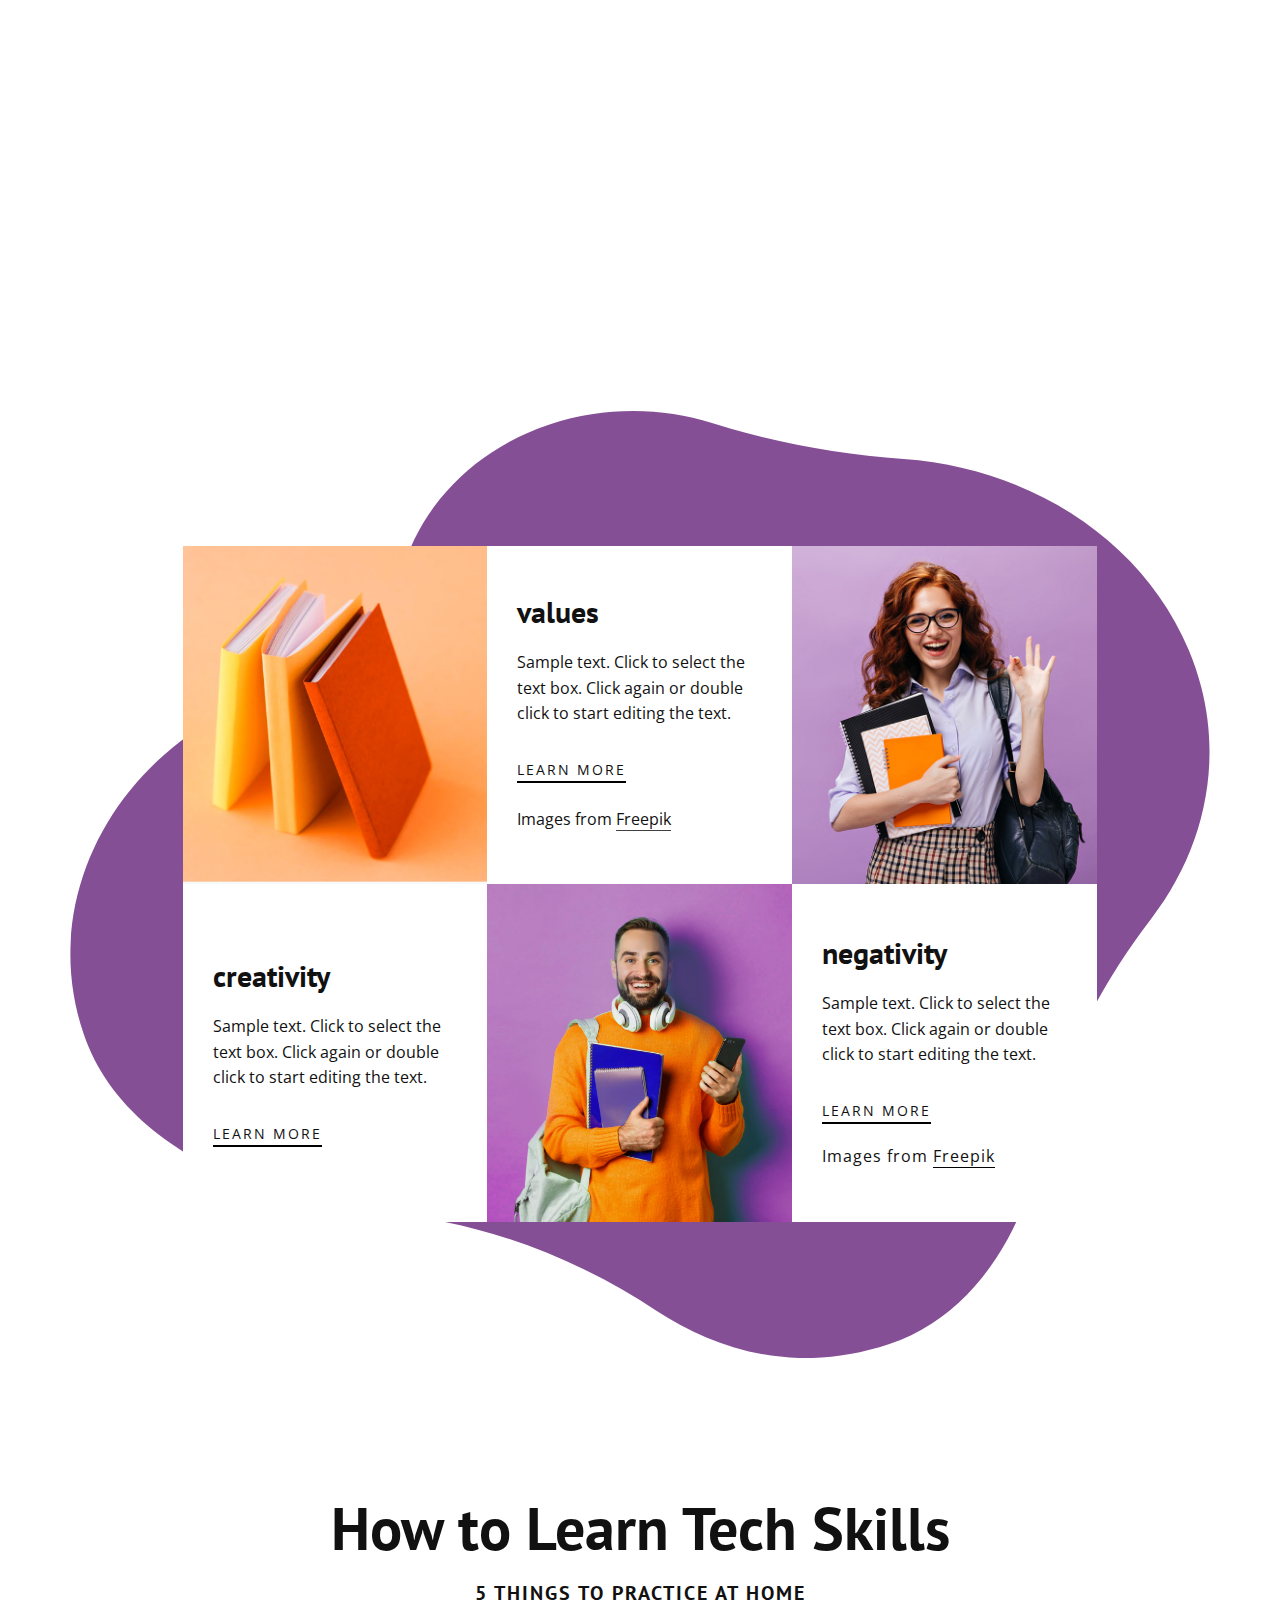
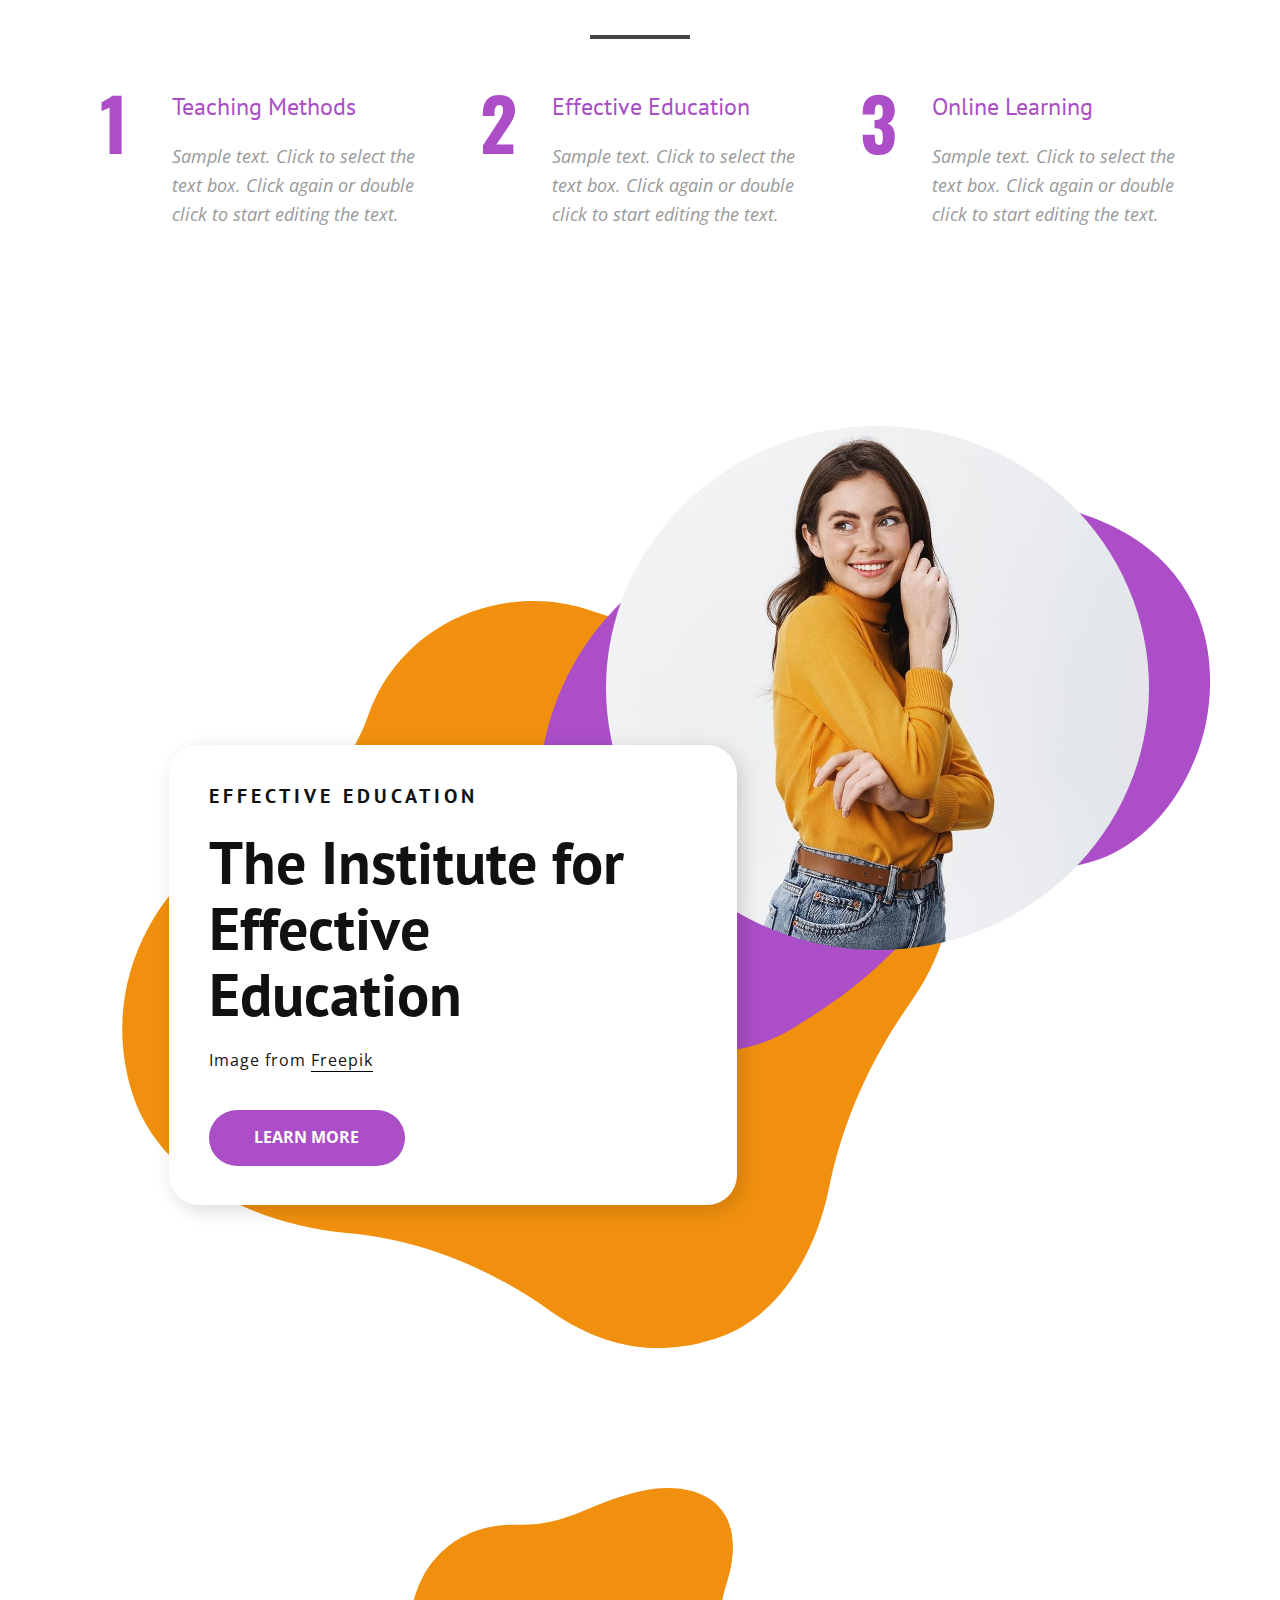
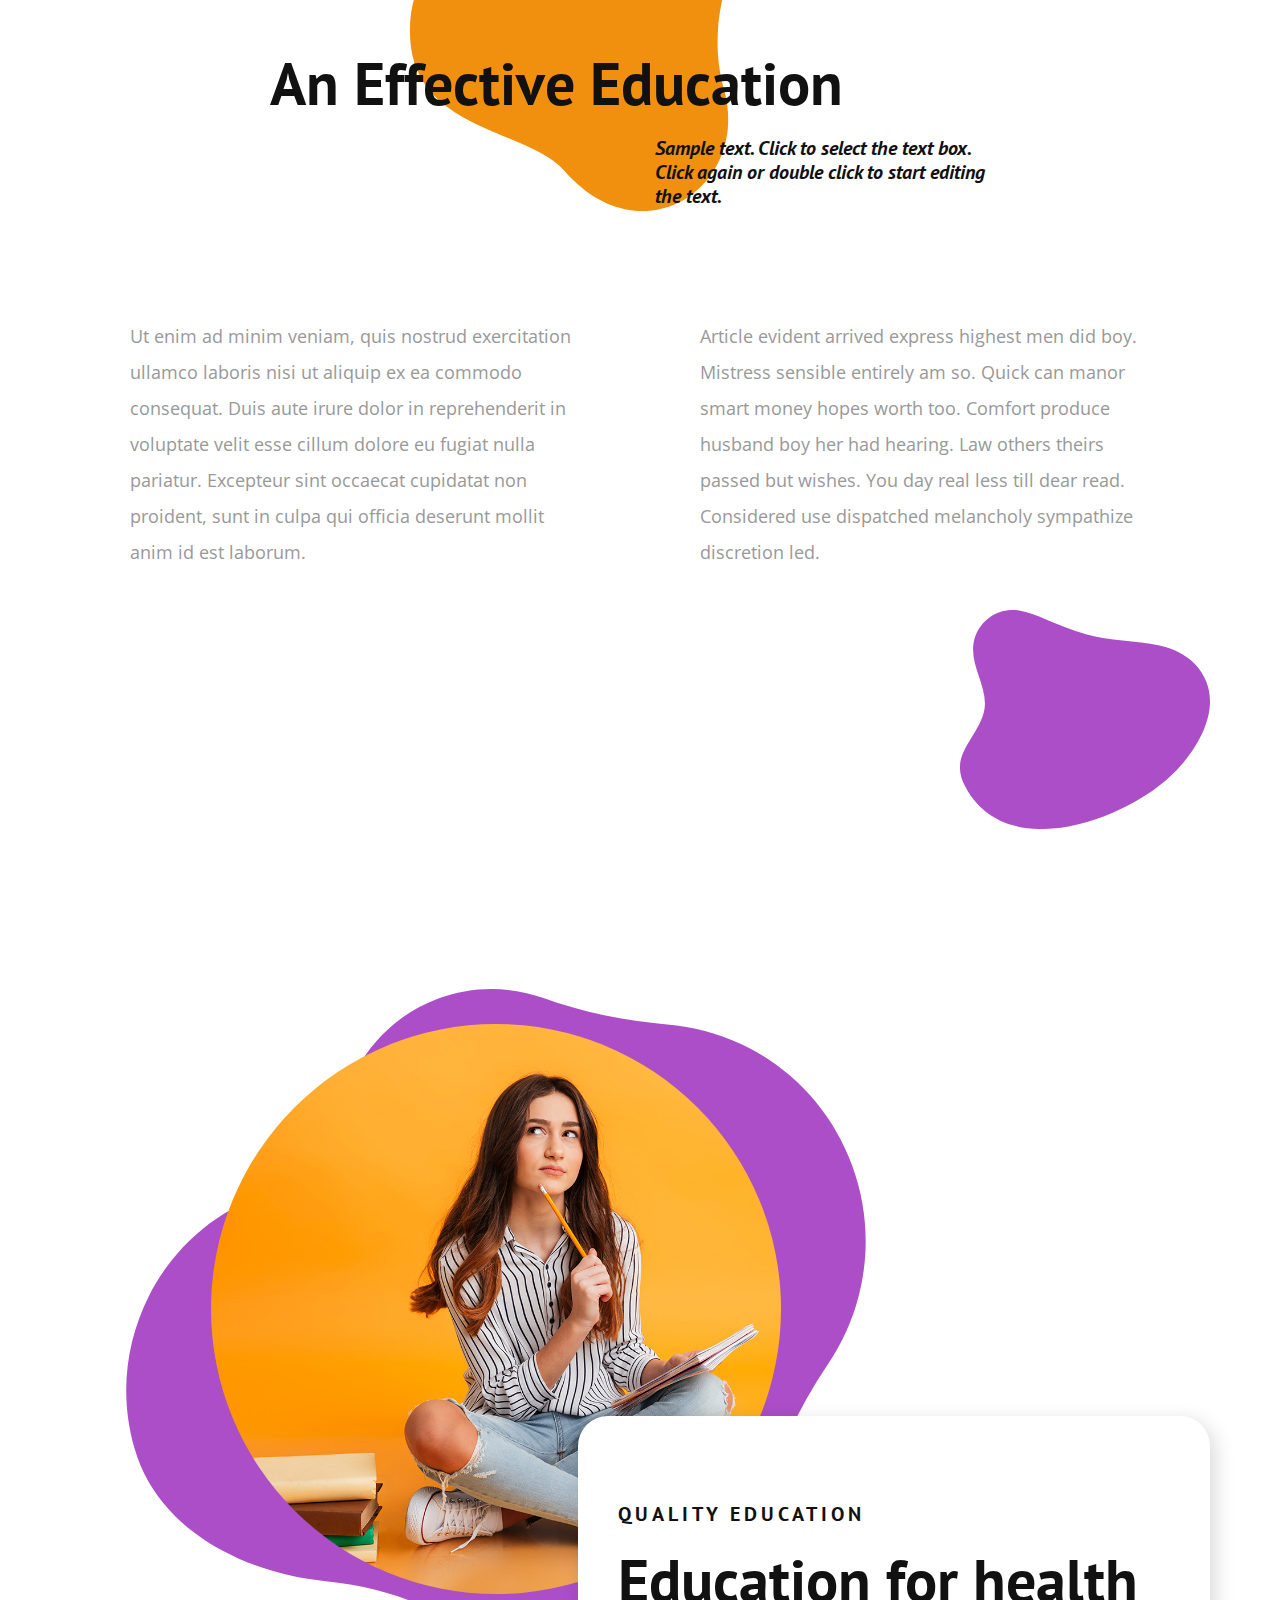
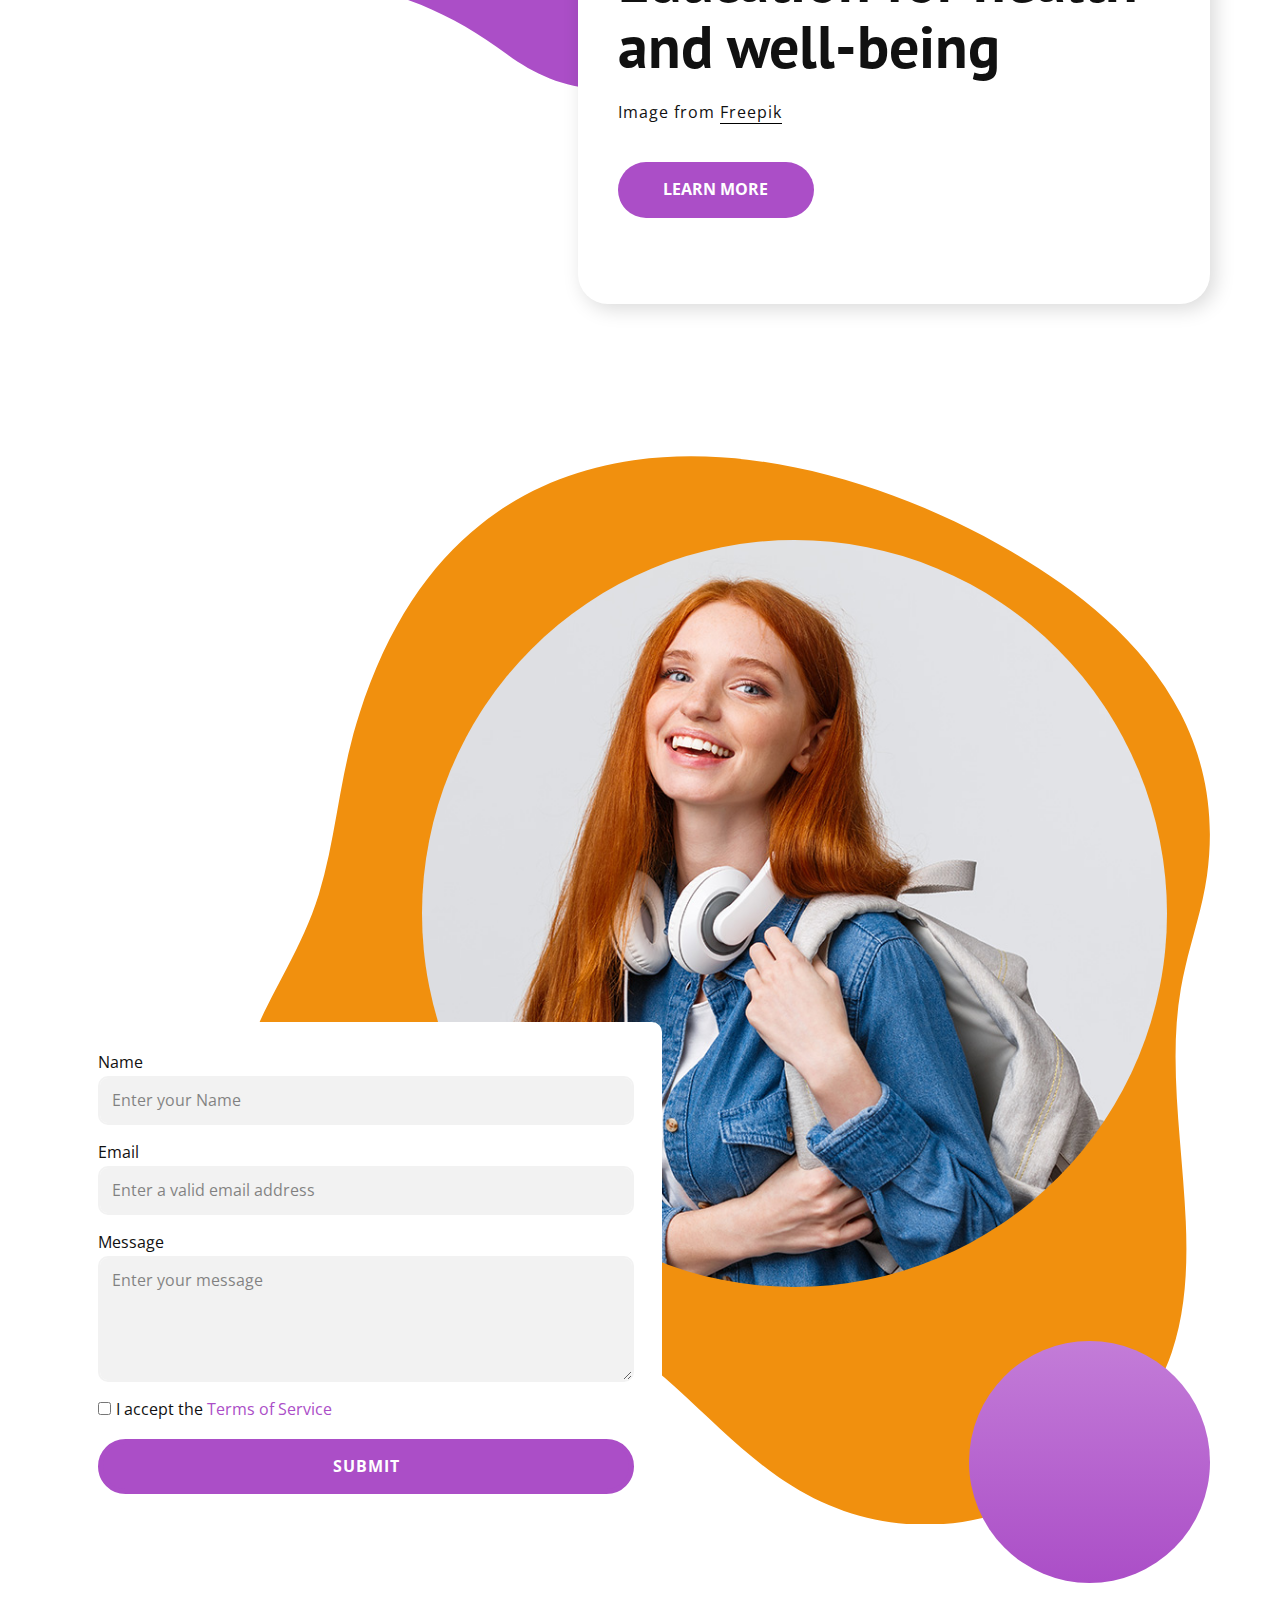
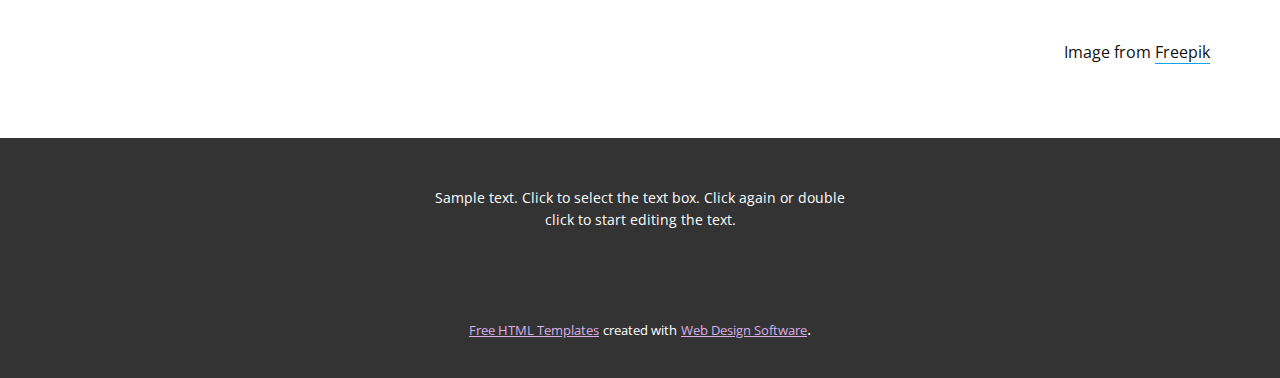
<file: Home.html>
<!DOCTYPE html>
<html style="font-size: 16px;" lang="en"><head>
    <meta name="viewport" content="width=device-width, initial-scale=1.0">
    <meta charset="utf-8">
    <meta name="keywords" content="​Education for health and well-being, ​Essential Study Tips for Effective Learning, ​How to Learn Tech Skills, ​The Institute for Effective Education, ​An Effective Education, ​Education for health and well-being">
    <meta name="description" content="">
    <title>Home</title>
    <link rel="stylesheet" href="nicepage.css" media="screen">
<link rel="stylesheet" href="Home.css" media="screen">
    <script class="u-script" type="text/javascript" src="jquery-1.9.1.min.js" defer=""></script>
    <script class="u-script" type="text/javascript" src="nicepage.js" defer=""></script>
    <meta name="generator" content="Nicepage 6.5.5, nicepage.com">
    <meta name="referrer" content="origin">
    <link id="u-theme-google-font" rel="stylesheet" href="https://fonts.googleapis.com/css?family=PT+Sans:400,400i,700,700i|Open+Sans:300,300i,400,400i,500,500i,600,600i,700,700i,800,800i">
    <link id="u-page-google-font" rel="stylesheet" href="https://fonts.googleapis.com/css?family=PT+Sans:400,400i,700,700i|Montserrat:100,100i,200,200i,300,300i,400,400i,500,500i,600,600i,700,700i,800,800i,900,900i|PT+Sans:400,400i,700,700i|Oswald:200,300,400,500,600,700">
    
    
    
    
    
    
    
    
    
    
    <script type="application/ld+json">{
		"@context": "http://schema.org",
		"@type": "Organization",
		"name": "",
		"url": "/",
		"logo": "images/default-logo.png"
}</script>
    <meta name="theme-color" content="#ab4ec7">
    <meta property="og:title" content="Home">
    <meta property="og:type" content="website">
    <link rel="canonical" href="/">
  <meta data-intl-tel-input-cdn-path="intlTelInput/"></head>
  <body data-path-to-root="./" data-include-products="false" class="u-body u-xl-mode" data-lang="en"><header class="u-clearfix u-header u-header" id="sec-06d7"><div class="u-clearfix u-sheet u-sheet-1">
        <a href="https://nicepage.com" class="u-image u-logo u-image-1">
          <img src="images/default-logo.png" class="u-logo-image u-logo-image-1">
        </a>
        <nav class="u-menu u-menu-hamburger u-offcanvas u-menu-1" data-responsive-from="XL">
          <div class="menu-collapse" style="font-size: 1rem; letter-spacing: 0px; font-weight: 700;">
            <a class="u-button-style u-custom-border u-custom-border-color u-custom-borders u-custom-left-right-menu-spacing u-custom-padding-bottom u-custom-text-color u-custom-top-bottom-menu-spacing u-nav-link u-text-active-palette-1-base u-text-hover-palette-2-base" href="#">
              <svg class="u-svg-link" viewBox="0 0 24 24"><use xlink:href="#menu-hamburger"></use></svg>
              <svg class="u-svg-content" version="1.1" id="menu-hamburger" viewBox="0 0 16 16" x="0px" y="0px" xmlns:xlink="http://www.w3.org/1999/xlink" xmlns="http://www.w3.org/2000/svg"><g><rect y="1" width="16" height="2"></rect><rect y="7" width="16" height="2"></rect><rect y="13" width="16" height="2"></rect>
</g></svg>
            </a>
          </div>
          <div class="u-nav-container">
            <ul class="u-nav u-spacing-20 u-unstyled u-nav-1"><li class="u-nav-item"><a class="u-border-no-bottom u-border-no-left u-border-no-right u-border-no-top u-button-style u-nav-link u-text-active-palette-1-base u-text-grey-90 u-text-hover-palette-2-base" href="Home.html" style="padding: 10px;">Home</a>
</li><li class="u-nav-item"><a class="u-border-no-bottom u-border-no-left u-border-no-right u-border-no-top u-button-style u-nav-link u-text-active-palette-1-base u-text-grey-90 u-text-hover-palette-2-base" href="Page-1.html" style="padding: 10px;">Page 1</a>
</li></ul>
          </div>
          <div class="u-nav-container-collapse">
            <div class="u-black u-container-style u-inner-container-layout u-opacity u-opacity-95 u-sidenav">
              <div class="u-inner-container-layout u-sidenav-overflow">
                <div class="u-menu-close"></div>
                <ul class="u-align-center u-nav u-popupmenu-items u-unstyled u-nav-2"><li class="u-nav-item"><a class="u-button-style u-nav-link" href="Home.html">Home</a>
</li><li class="u-nav-item"><a class="u-button-style u-nav-link" href="Page-1.html">Page 1</a>
</li></ul>
              </div>
            </div>
            <div class="u-black u-menu-overlay u-opacity u-opacity-70"></div>
          </div>
        </nav>
      </div></header> 
    <section class="u-clearfix u-white u-section-1" id="sec-c45a">
      <div class="u-clearfix u-sheet u-valign-middle-md u-valign-middle-sm u-valign-middle-xl u-valign-middle-xs u-sheet-1">
        <div class="u-expanded-width-md u-shape u-shape-svg u-text-palette-3-base u-shape-1" data-animation-name="customAnimationIn" data-animation-duration="1750" data-animation-delay="500">
          <svg class="u-svg-link" preserveAspectRatio="none" viewBox="0 0 160 150" style=""><use xlink:href="#svg-1073"></use></svg>
          <svg xmlns="http://www.w3.org/2000/svg" xmlns:xlink="http://www.w3.org/1999/xlink" version="1.1" xml:space="preserve" class="u-svg-content" viewBox="0 0 160 150" x="0px" y="0px" id="svg-1073"><path d="M43.2,126.9c14.2,1.3,27.6,7,39.1,15.6c8.3,6.1,19.4,10.3,32.7,5.3c11.7-4.4,18.6-17.4,21-30.2c2.6-13.3,8.1-25.9,15.7-37.1
	c8.3-12.1,10.8-27.9,5.3-42.7C150.5,20.3,134.6,9,117,7.6C107.9,6.9,98.8,5,90.1,1.9C83-0.6,75-0.7,67.4,2.1
	c-9.9,3.7-17,11.6-20.1,21c-3.3,10.1-10.9,18-20.6,22.2c-0.1,0-0.1,0.1-0.2,0.1c-20.3,8.9-31,32-24.6,53.2
	C6.9,115.6,25.2,125.2,43.2,126.9z"></path></svg>
        </div>
        <div class="u-align-left u-image u-image-circle u-image-1" data-image-width="1241" data-image-height="1080" data-animation-name="customAnimationIn" data-animation-duration="1000" data-animation-direction="" data-animation-delay="250"></div>
        <div class="u-gradient u-shape u-shape-circle u-shape-2" data-animation-name="customAnimationIn" data-animation-duration="1500" data-animation-delay="250"></div>
        <div class="u-align-left u-container-style u-expanded-width-xs u-group u-radius-30 u-shape-round u-white u-group-1" data-animation-name="customAnimationIn" data-animation-duration="1500" data-animation-delay="500">
          <div class="u-container-layout u-container-layout-1">
            <h5 class="u-text u-text-default u-text-1"> quality education<br>
            </h5>
            <h1 class="u-text u-text-2"> Education for health and well-being</h1>
          </div>
        </div>
      </div>
    </section>
    <section class="u-align-center u-clearfix u-section-2" id="carousel_1a16">
      <div class="u-clearfix u-sheet u-sheet-1">
        <div class="u-expanded-width u-list u-list-1">
          <div class="u-repeater u-repeater-1">
            <div class="u-align-center u-container-style u-custom-item u-list-item u-palette-1-base u-radius-50 u-repeater-item u-shape-round u-list-item-1" data-animation-name="customAnimationIn" data-animation-duration="1750" data-animation-delay="500">
              <div class="u-container-layout u-similar-container u-valign-middle u-container-layout-1"><span class="u-file-icon u-icon u-text-white u-icon-1"><img src="images/1436716-b30e0aff.png" alt=""></span>
                <h5 class="u-custom-font u-font-montserrat u-text u-text-1">Study Time</h5>
                <p class="u-text u-text-2">Sample text. Click to select the text box. Click again or double click to start editing the text.</p>
              </div>
            </div>
            <div class="u-align-center u-container-style u-custom-item u-list-item u-palette-3-base u-radius-50 u-repeater-item u-shape-round">
              <div class="u-container-layout u-similar-container u-valign-middle u-container-layout-2"><span class="u-file-icon u-icon u-text-white u-icon-2"><img src="images/3068380-d506fbfa.png" alt=""></span>
                <h5 class="u-custom-font u-font-montserrat u-text u-text-3"> Review Regularly</h5>
                <p class="u-text u-text-4">Sample text. Click to select the text box. Click again or double click to start editing the text.</p>
              </div>
            </div>
            <div class="u-align-center u-container-style u-custom-item u-list-item u-palette-1-base u-radius-50 u-repeater-item u-shape-round">
              <div class="u-container-layout u-similar-container u-valign-middle u-container-layout-3"><span class="u-file-icon u-icon u-text-white u-icon-3"><img src="images/684831-948597b6.png" alt=""></span>
                <h5 class="u-custom-font u-font-montserrat u-text u-text-5"> Study With Friends</h5>
                <p class="u-text u-text-6">Sample text. Click to select the text box. Click again or double click to start editing the text.</p>
              </div>
            </div>
          </div>
        </div>
        <div class="data-layout-selected u-clearfix u-expanded-width u-layout-wrap u-layout-wrap-1">
          <div class="u-layout">
            <div class="u-layout-row">
              <div class="u-container-style u-layout-cell u-size-30 u-layout-cell-1">
                <div class="u-container-layout u-valign-top u-container-layout-4">
                  <h2 class="u-custom-font u-font-montserrat u-text u-text-7" data-animation-name="customAnimationIn" data-animation-duration="1750" data-animation-delay="500"> Essential Study Tips for Effective Learning</h2>
                </div>
              </div>
              <div class="u-container-style u-layout-cell u-size-30 u-layout-cell-2" data-animation-name="customAnimationIn" data-animation-duration="1750" data-animation-delay="500">
                <div class="u-container-layout u-valign-top u-container-layout-5">
                  <p class="u-text u-text-8"> Ut enim ad minim veniam, quis nostrud exercitation ullamco laboris nisi ut aliquip ex ea commodo consequat. Duis aute irure dolor in reprehenderit in voluptate velit esse cillum dolore eu fugiat nulla pariatur. Excepteur sint occaecat cupidatat non proident, sunt in culpa qui officia deserunt mollit anim id est laborum.</p>
                  <a href="techmindinnovators.com" class="u-btn u-btn-round u-button-style u-radius-50 u-btn-1" target="_blank">read more</a>
                </div>
              </div>
            </div>
          </div>
        </div>
      </div>
    </section>
    <section class="u-align-center u-clearfix u-white u-section-3" id="carousel_b4fc">
      <div class="u-clearfix u-sheet u-valign-middle u-sheet-1">
        <div class="u-expanded-width u-shape u-shape-svg u-text-palette-1-dark-1 u-shape-1">
          <svg class="u-svg-link" preserveAspectRatio="none" viewBox="0 0 160 150" style=""><use xlink:href="#svg-40dc"></use></svg>
          <svg class="u-svg-content" viewBox="0 0 160 150" x="0px" y="0px" id="svg-40dc"><path d="M43.2,126.9c14.2,1.3,27.6,7,39.1,15.6c8.3,6.1,19.4,10.3,32.7,5.3c11.7-4.4,18.6-17.4,21-30.2c2.6-13.3,8.1-25.9,15.7-37.1
	c8.3-12.1,10.8-27.9,5.3-42.7C150.5,20.3,134.6,9,117,7.6C107.9,6.9,98.8,5,90.1,1.9C83-0.6,75-0.7,67.4,2.1
	c-9.9,3.7-17,11.6-20.1,21c-3.3,10.1-10.9,18-20.6,22.2c-0.1,0-0.1,0.1-0.2,0.1c-20.3,8.9-31,32-24.6,53.2
	C6.9,115.6,25.2,125.2,43.2,126.9z"></path></svg>
        </div>
        <div class="data-layout-selected u-clearfix u-gutter-0 u-layout-wrap u-layout-wrap-1">
          <div class="u-gutter-0 u-layout">
            <div class="u-layout-col">
              <div class="u-size-30">
                <div class="u-layout-row">
                  <div class="u-container-style u-image u-layout-cell u-size-20 u-image-1" data-image-width="558" data-image-height="558">
                    <div class="u-container-layout u-valign-middle u-container-layout-1"></div>
                  </div>
                  <div class="u-align-left u-container-style u-layout-cell u-size-20 u-white u-layout-cell-2">
                    <div class="u-container-layout u-valign-middle u-container-layout-2">
                      <lt-highlighter class="lt--mac-os lt-highlighter--grid-item" style="display: none; z-index: 1 !important;">
                        <lt-div spellcheck="false" class="lt-highlighter__wrapper" style="width: 245px; height: 36px; transform: none !important; transform-origin: 122.492px 18px !important; zoom: 1 !important; margin-top: 48px; margin-left: 30px;">
                          <lt-div class="lt-highlighter__scroll-element" style="top: 0px; left: 0px; width: 245px; height: 37px;"></lt-div>
                        </lt-div>
                      </lt-highlighter>
                      <h3 class="u-text u-text-1"> values</h3>
                      <p class="u-text u-text-2">Sample text. Click to select the text box. Click again or double click to start editing the text.</p>
                      <a href="https://nicepage.com/landing-page" class="u-active-none u-border-2 u-border-active-palette-1-base u-border-black u-border-hover-palette-1-base u-border-no-left u-border-no-right u-border-no-top u-btn u-btn-rectangle u-button-style u-hover-none u-none u-text-active-palette-1-base u-text-body-color u-text-hover-palette-1-base u-btn-1">learn more</a>
                      <p class="u-text u-text-3">Images from <a href="https://freepik.com/photos/business" class="u-active-none u-border-1 u-border-grey-75 u-border-no-left u-border-no-right u-border-no-top u-btn u-button-link u-button-style u-hover-none u-none u-text-body-color u-btn-2">Freepik</a>
                      </p>
                    </div>
                  </div>
                  <div class="u-container-style u-image u-layout-cell u-size-20 u-image-2" data-image-width="700" data-image-height="700">
                    <div class="u-container-layout u-valign-middle u-container-layout-3"></div>
                  </div>
                </div>
              </div>
              <div class="u-size-30">
                <div class="u-layout-row">
                  <div class="u-align-left u-container-style u-layout-cell u-size-20 u-white u-layout-cell-4">
                    <div class="u-container-layout u-valign-middle u-container-layout-4">
                      <lt-highlighter class="lt--mac-os lt-highlighter--grid-item" style="display: none; z-index: 1 !important;">
                        <lt-div spellcheck="false" class="lt-highlighter__wrapper" style="width: 245px; height: 36px; transform: none !important; transform-origin: 122.492px 18px !important; zoom: 1 !important; margin-top: 74px; margin-left: 30px;">
                          <lt-div class="lt-highlighter__scroll-element" style="top: 0px; left: 0px; width: 245px; height: 37px;"></lt-div>
                        </lt-div>
                      </lt-highlighter>
                      <h3 class="u-text u-text-4"> creativity</h3>
                      <p class="u-text u-text-5">Sample text. Click to select the text box. Click again or double click to start editing the text.</p>
                      <a href="https://nicepage.cc" class="u-active-none u-border-2 u-border-active-palette-1-base u-border-black u-border-hover-palette-1-base u-border-no-left u-border-no-right u-border-no-top u-btn u-btn-rectangle u-button-style u-hover-none u-none u-text-active-palette-1-base u-text-body-color u-text-hover-palette-1-base u-btn-3">learn more</a>
                    </div>
                  </div>
                  <div class="u-container-style u-image u-layout-cell u-size-20 u-image-3" data-image-width="643" data-image-height="643">
                    <div class="u-container-layout u-valign-middle u-container-layout-5"></div>
                  </div>
                  <div class="u-align-left u-container-style u-layout-cell u-size-20 u-white u-layout-cell-6">
                    <div class="u-container-layout u-valign-middle u-container-layout-6">
                      <lt-highlighter class="lt--mac-os lt-highlighter--grid-item" style="display: none; z-index: 1 !important;">
                        <lt-div spellcheck="false" class="lt-highlighter__wrapper" style="width: 245px; height: 36px; transform: none !important; transform-origin: 122.492px 18px !important; zoom: 1 !important; margin-top: 52px; margin-left: 30px;">
                          <lt-div class="lt-highlighter__scroll-element" style="top: 0px; left: 0px; width: 245px; height: 37px;"></lt-div>
                        </lt-div>
                      </lt-highlighter>
                      <h3 class="u-text u-text-6">negativity</h3>
                      <p class="u-text u-text-7">Sample text. Click to select the text box. Click again or double click to start editing the text.</p>
                      <a href="https://nicepage.com/templates" class="u-active-none u-border-2 u-border-active-palette-1-base u-border-black u-border-hover-palette-1-base u-border-no-left u-border-no-right u-border-no-top u-btn u-btn-rectangle u-button-style u-hover-none u-none u-text-active-palette-1-base u-text-body-color u-text-hover-palette-1-base u-btn-4">learn more</a>
                      <p class="u-text u-text-8">Images from <a href="https://www.freepik.com/photos/woman" class="u-active-none u-border-1 u-border-active-palette-2-base u-border-black u-border-hover-palette-2-base u-border-no-left u-border-no-right u-border-no-top u-btn u-button-link u-button-style u-hover-none u-none u-text-body-color u-btn-5">Freepik</a>
                      </p>
                    </div>
                  </div>
                </div>
              </div>
            </div>
          </div>
        </div>
      </div>
    </section>
    <section class="u-align-center u-clearfix u-white u-section-4" id="carousel_7c17">
      <div class="u-clearfix u-sheet u-valign-middle u-sheet-1">
        <h2 class="u-text u-text-default u-text-1"> How to Learn Tech Skills</h2>
        <h5 class="u-text u-text-default u-text-2"> 5 Things to Practice at Home</h5>
        <div class="u-border-4 u-border-grey-dark-1 u-line u-line-horizontal u-line-1"></div>
        <div class="u-expanded-width u-list u-list-1">
          <div class="u-repeater u-repeater-1">
            <div class="u-align-center-xs u-container-style u-list-item u-repeater-item">
              <div class="u-container-layout u-similar-container u-container-layout-1">
                <h3 class="u-custom-font u-font-oswald u-text u-text-default-lg u-text-default-md u-text-default-sm u-text-default-xl u-text-palette-1-base u-text-3">1</h3>
                <h4 class="u-text u-text-default-xl u-text-palette-1-base u-text-4"> Teaching Methods</h4>
                <p class="u-align-left u-text u-text-grey-40 u-text-5">Sample text. Click to select the text box. Click again or double click to start editing the text.</p>
              </div>
            </div>
            <div class="u-align-center-xs u-container-style u-list-item u-repeater-item">
              <div class="u-container-layout u-similar-container u-container-layout-2">
                <h3 class="u-custom-font u-font-oswald u-text u-text-default-lg u-text-default-md u-text-default-sm u-text-default-xl u-text-palette-1-base u-text-6">2</h3>
                <h4 class="u-text u-text-default-xl u-text-palette-1-base u-text-7"> Effective Education</h4>
                <p class="u-align-left u-text u-text-grey-40 u-text-8">Sample text. Click to select the text box. Click again or double click to start editing the text.</p>
              </div>
            </div>
            <div class="u-align-center-xs u-container-style u-list-item u-repeater-item">
              <div class="u-container-layout u-similar-container u-container-layout-3">
                <h3 class="u-custom-font u-font-oswald u-text u-text-default-lg u-text-default-md u-text-default-sm u-text-default-xl u-text-palette-1-base u-text-9">3</h3>
                <h4 class="u-text u-text-default-xl u-text-palette-1-base u-text-10"> Online Learning</h4>
                <p class="u-align-left u-text u-text-grey-40 u-text-11">Sample text. Click to select the text box. Click again or double click to start editing the text.</p>
              </div>
            </div>
          </div>
        </div>
      </div>
    </section>
    <section class="u-align-center u-clearfix u-white u-section-5" id="carousel_70df">
      <div class="u-clearfix u-sheet u-valign-middle u-sheet-1">
        <div class="u-shape u-shape-svg u-text-palette-3-base u-shape-1">
          <svg class="u-svg-link" preserveAspectRatio="none" viewBox="0 0 160 150" style=""><use xlink:href="#svg-1b21"></use></svg>
          <svg class="u-svg-content" viewBox="0 0 160 150" x="0px" y="0px" id="svg-1b21"><path d="M43.2,126.9c14.2,1.3,27.6,7,39.1,15.6c8.3,6.1,19.4,10.3,32.7,5.3c11.7-4.4,18.6-17.4,21-30.2c2.6-13.3,8.1-25.9,15.7-37.1
	c8.3-12.1,10.8-27.9,5.3-42.7C150.5,20.3,134.6,9,117,7.6C107.9,6.9,98.8,5,90.1,1.9C83-0.6,75-0.7,67.4,2.1
	c-9.9,3.7-17,11.6-20.1,21c-3.3,10.1-10.9,18-20.6,22.2c-0.1,0-0.1,0.1-0.2,0.1c-20.3,8.9-31,32-24.6,53.2
	C6.9,115.6,25.2,125.2,43.2,126.9z"></path></svg>
        </div>
        <div class="u-shape u-shape-svg u-text-palette-1-base u-shape-2">
          <svg class="u-svg-link" preserveAspectRatio="none" viewBox="0 0 160 120" style=""><use xlink:href="#svg-9d97"></use></svg>
          <svg class="u-svg-content" viewBox="0 0 160 120" x="0px" y="0px" id="svg-9d97"><path d="M124.3,80.3c20.5-1.1,32-18.4,34.8-31.5c4.7-22.6-6.7-55.4-81.5-47.7c-124.8,12.7-75.1,145.7-16.9,114
	C99.9,93.7,86.4,82.3,124.3,80.3z"></path></svg>
        </div>
        <div class="u-expanded-width-xs u-image u-image-circle u-preserve-proportions u-image-1" data-image-width="1080" data-image-height="1080">
          <div class="u-preserve-proportions-child" style="padding-top: 100%;"></div>
        </div>
        <div class="u-align-left u-container-style u-group u-radius-30 u-shape-round u-white u-group-1">
          <div class="u-container-layout u-valign-middle u-container-layout-1">
            <h5 class="u-text u-text-default u-text-1"> effective education<br>
            </h5>
            <h2 class="u-text u-text-2"> The Institute for Effective Education</h2>
            <p class="u-text u-text-3">Image from <a href="https://www.freepik.com/photos/woman" class="u-active-none u-border-1 u-border-active-palette-2-base u-border-black u-border-hover-palette-2-base u-border-no-left u-border-no-right u-border-no-top u-btn u-button-link u-button-style u-hover-none u-none u-text-body-color u-btn-1">Freepik</a>
            </p>
            <a href="https://nicepage.site" class="u-btn u-btn-round u-button-style u-palette-1-base u-radius-50 u-btn-2">learn more</a>
          </div>
        </div>
      </div>
    </section>
    <section class="u-clearfix u-section-6" id="carousel_0f8e">
      <div class="u-clearfix u-sheet u-valign-middle u-sheet-1">
        <div class="u-shape u-shape-svg u-text-palette-3-base u-shape-1">
          <svg class="u-svg-link" preserveAspectRatio="none" viewBox="0 0 160 160" style=""><use xlink:href="#svg-ebf3"></use></svg>
          <svg class="u-svg-content" viewBox="0 0 160 160" x="0px" y="0px" id="svg-ebf3"><path d="M157.4,45.5c11.3-39.1-16.3-50.2-43.8-43.8c-25.2,5.8-35.5,17.2-61,16.5C21.7,17.4,0,39.8,0,71.3
	c0,49.1,58.2,47.8,76.2,68.5c38.8,44.7,92.8,8.2,79.3-40.3C148.1,73.2,155.9,50.6,157.4,45.5z"></path></svg>
        </div>
        <div class="u-container-style u-group u-shape-rectangle u-group-1">
          <div class="u-container-layout u-container-layout-1">
            <h2 class="u-text u-text-default u-text-1"> An Effective Education </h2>
            <h5 class="u-text u-text-2">Sample text. Click to select the text box. Click again or double click to start editing the text.</h5>
          </div>
        </div>
        <div class="u-expanded-width u-list u-list-1">
          <div class="u-repeater u-repeater-1">
            <div class="u-container-style u-list-item u-repeater-item">
              <div class="u-container-layout u-similar-container u-container-layout-2">
                <p class="u-text u-text-default u-text-grey-40 u-text-3"> Ut enim ad minim veniam, quis nostrud exercitation ullamco laboris nisi ut aliquip ex ea commodo consequat. Duis aute irure dolor in reprehenderit in voluptate velit esse cillum dolore eu fugiat nulla pariatur. Excepteur sint occaecat cupidatat non proident, sunt in culpa qui officia deserunt mollit anim id est laborum.</p>
              </div>
            </div>
            <div class="u-container-style u-list-item u-repeater-item">
              <div class="u-container-layout u-similar-container u-container-layout-3">
                <p class="u-text u-text-default u-text-grey-40 u-text-4"> Article evident arrived express highest men did boy. Mistress sensible entirely am so. Quick can manor smart money hopes worth too. Comfort produce husband boy her had hearing. Law others theirs passed but wishes. You day real less till dear read. Considered use dispatched melancholy sympathize discretion led.&nbsp;</p>
              </div>
            </div>
          </div>
        </div>
        <div class="u-shape u-shape-svg u-text-palette-1-base u-shape-2">
          <svg class="u-svg-link" preserveAspectRatio="none" viewBox="0 0 160 140" style=""><use xlink:href="#svg-1270"></use></svg>
          <svg class="u-svg-content" viewBox="0 0 160 140" x="0px" y="0px" id="svg-1270"><g><g><path d="M138.9,102.2c-9.5,10.1-24.4,20.2-41.2,27.4C63.2,144.5,21,147.1,3.1,112.4c-9.9-19.1,6.5-28.8,11.8-45.7
			c5.3-16.9-11.4-32.3-5.1-49.9c1.8-4.9,4.9-9,8.9-11.9C24,1,30.8-0.8,37.8,0.3C43.6,1.2,49,3.5,54.3,5.7c8.8,3.7,17.4,7.1,26.3,9.8
			c15.7,4.7,31.3,3.7,47.1,7.2c8.5,1.9,16.7,5.6,22.6,11.8C170.3,55.7,155.8,84.1,138.9,102.2z"></path>
</g>
</g></svg>
        </div>
      </div>
    </section>
    <section class="u-clearfix u-white u-section-7" id="carousel_e6ad">
      <div class="u-clearfix u-sheet u-valign-middle u-sheet-1">
        <div class="u-container-style u-group u-group-1">
          <div class="u-container-layout u-container-layout-1">
            <div class="u-align-center u-expanded-width-sm u-expanded-width-xs u-shape u-shape-svg u-text-palette-1-base u-shape-1">
              <svg class="u-svg-link" preserveAspectRatio="none" viewBox="0 0 160 150" style=""><use xlink:href="#svg-5264"></use></svg>
              <svg class="u-svg-content" viewBox="0 0 160 150" x="0px" y="0px" id="svg-5264"><path d="M43.2,126.9c14.2,1.3,27.6,7,39.1,15.6c8.3,6.1,19.4,10.3,32.7,5.3c11.7-4.4,18.6-17.4,21-30.2c2.6-13.3,8.1-25.9,15.7-37.1
	c8.3-12.1,10.8-27.9,5.3-42.7C150.5,20.3,134.6,9,117,7.6C107.9,6.9,98.8,5,90.1,1.9C83-0.6,75-0.7,67.4,2.1
	c-9.9,3.7-17,11.6-20.1,21c-3.3,10.1-10.9,18-20.6,22.2c-0.1,0-0.1,0.1-0.2,0.1c-20.3,8.9-31,32-24.6,53.2
	C6.9,115.6,25.2,125.2,43.2,126.9z"></path></svg>
            </div>
            <div class="u-align-center u-image u-image-circle u-image-1" alt="" data-image-width="1000" data-image-height="1000"></div>
          </div>
        </div>
        <div class="u-align-left u-container-style u-group u-radius-30 u-shape-round u-white u-group-2">
          <div class="u-container-layout u-valign-middle u-container-layout-2">
            <h5 class="u-text u-text-default u-text-1"> quality education<br>
            </h5>
            <h2 class="u-text u-text-2"> Education for health and well-being</h2>
            <p class="u-text u-text-3">Image from <a href="https://www.freepik.com/photos/woman" class="u-active-none u-border-1 u-border-active-palette-2-base u-border-black u-border-hover-palette-2-base u-border-no-left u-border-no-right u-border-no-top u-btn u-button-link u-button-style u-hover-none u-none u-text-body-color u-btn-1">Freepik</a>
            </p>
            <a href="https://nicepage.site" class="u-btn u-btn-round u-button-style u-palette-1-base u-radius-50 u-btn-2">learn more</a>
          </div>
        </div>
      </div>
    </section>
    <section class="u-align-center-sm u-align-center-xs u-clearfix u-section-8" id="sec-0600">
      <div class="u-clearfix u-sheet u-valign-middle u-sheet-1">
        <div class="u-rotation-parent u-rotation-parent-1">
          <div class="u-flip-horizontal u-shape u-shape-svg u-text-palette-3-base u-shape-1">
            <svg class="u-svg-link" preserveAspectRatio="none" viewBox="0 0 160 160" style=""><use xlink:href="#svg-b1ce"></use></svg>
            <svg class="u-svg-content" viewBox="0 0 160 160" x="0px" y="0px" id="svg-b1ce" style="enable-background:new 0 0 160 160;"><path d="M10.3,39.9c-18.2,24.9-9.2,62.5,4,87.4c8.2,15.4,23,36.1,48.6,32.2c5.8-0.9,11.1-3.2,16.9-4.3c17.8-3.4,37.9,4.7,54.5-1.5
	c6.6-2.5,11.6-6.9,15.5-11.8c12.2-15.3,13.7-35.6,3.8-51.9c-6.9-11.5-19-20.9-23.6-33.1c-4.5-11.9-1.4-24.9-4.7-37.1
	C121.1,5,103.7-5.6,85.7,3.1c-6.8,3.3-12.6,7.7-20,10.2C58,15.9,49.5,16.6,41.6,19C26.8,23.6,16.7,31,10.3,39.9z"></path></svg>
          </div>
        </div>
        <div class="u-align-left u-image u-image-circle u-image-1" data-image-width="800" data-image-height="786"></div>
        <div class="u-gradient u-shape u-shape-circle u-shape-2"></div>
        <div class="u-expanded-width-xs u-form u-radius-10 u-white u-form-1">
          <form action="https://forms.nicepagesrv.com/v2/form/process" class="u-clearfix u-form-spacing-15 u-form-vertical u-inner-form" source="email" name="form" style="padding: 28px;">
            <div class="u-form-group u-form-name">
              <label for="name-4c18" class="u-label">Name</label>
              <input type="text" placeholder="Enter your Name" id="name-4c18" name="name" class="u-border-2 u-border-grey-5 u-grey-5 u-input u-input-rectangle u-radius-10" required="">
            </div>
            <div class="u-form-email u-form-group">
              <label for="email-4c18" class="u-label">Email</label>
              <input type="email" placeholder="Enter a valid email address" id="email-4c18" name="email" class="u-border-2 u-border-grey-5 u-grey-5 u-input u-input-rectangle u-radius-10" required="">
            </div>
            <div class="u-form-group u-form-message">
              <label for="message-4c18" class="u-label">Message</label>
              <textarea placeholder="Enter your message" rows="4" cols="50" id="message-4c18" name="message" class="u-border-2 u-border-grey-5 u-grey-5 u-input u-input-rectangle u-radius-10" required=""></textarea>
            </div>
            <div class="u-form-agree u-form-group u-form-group-4">
              <label class="u-block-e2a4-35 u-field-label" style=""></label>
              <input type="checkbox" id="agree-a472" name="agree" class="u-agree-checkbox u-field-input" required="">
              <label for="agree-a472" class="u-block-e2a4-28 u-field-label" style="">I accept the <a href="#">Terms of Service</a>
              </label>
            </div>
            <div class="u-align-right u-form-group u-form-submit">
              <a href="#" class="u-active-palette-3-base u-border-5 u-border-active-palette-3-base u-border-hover-palette-3-base u-border-palette-1-base u-btn u-btn-round u-btn-submit u-button-style u-hover-palette-3-base u-palette-1-base u-radius-50 u-btn-1">Submit</a>
              <input type="submit" value="submit" class="u-form-control-hidden">
            </div>
            <div class="u-form-send-message u-form-send-success"> Thank you! Your message has been sent. </div>
            <div class="u-form-send-error u-form-send-message"> Unable to send your message. Please fix errors then try again. </div>
            <input type="hidden" value="" name="recaptchaResponse">
            <input type="hidden" name="formServices" value="16bda32b-3bae-5eaf-b338-dd7cc5b73407">
          </form>
        </div>
        <p class="u-align-right-lg u-align-right-md u-align-right-xl u-text u-text-1">Image from <a href="https://www.freepik.com/photos/woman" class="u-active-none u-border-1 u-border-active-black u-border-hover-black u-border-no-left u-border-no-right u-border-no-top u-border-palette-4-base u-btn u-button-link u-button-style u-hover-none u-none u-text-body-color u-btn-2">Freepik</a>
        </p>
      </div>
    </section>
    
    
    
    <footer class="u-align-center u-clearfix u-footer u-grey-80 u-footer" id="sec-fb45"><div class="u-clearfix u-sheet u-sheet-1">
        <p class="u-small-text u-text u-text-variant u-text-1">Sample text. Click to select the text box. Click again or double click to start editing the text.</p>
      </div></footer>
    <section class="u-backlink u-clearfix u-grey-80">
      <a class="u-link" href="https://nicepage.com/html-templates" target="_blank">
        <span>Free HTML Templates</span>
      </a>
      <p class="u-text">
        <span>created with</span>
      </p>
      <a class="u-link" href="" target="_blank">
        <span>Web Design Software</span>
      </a>. 
    </section>
  
</body></html>
</file>
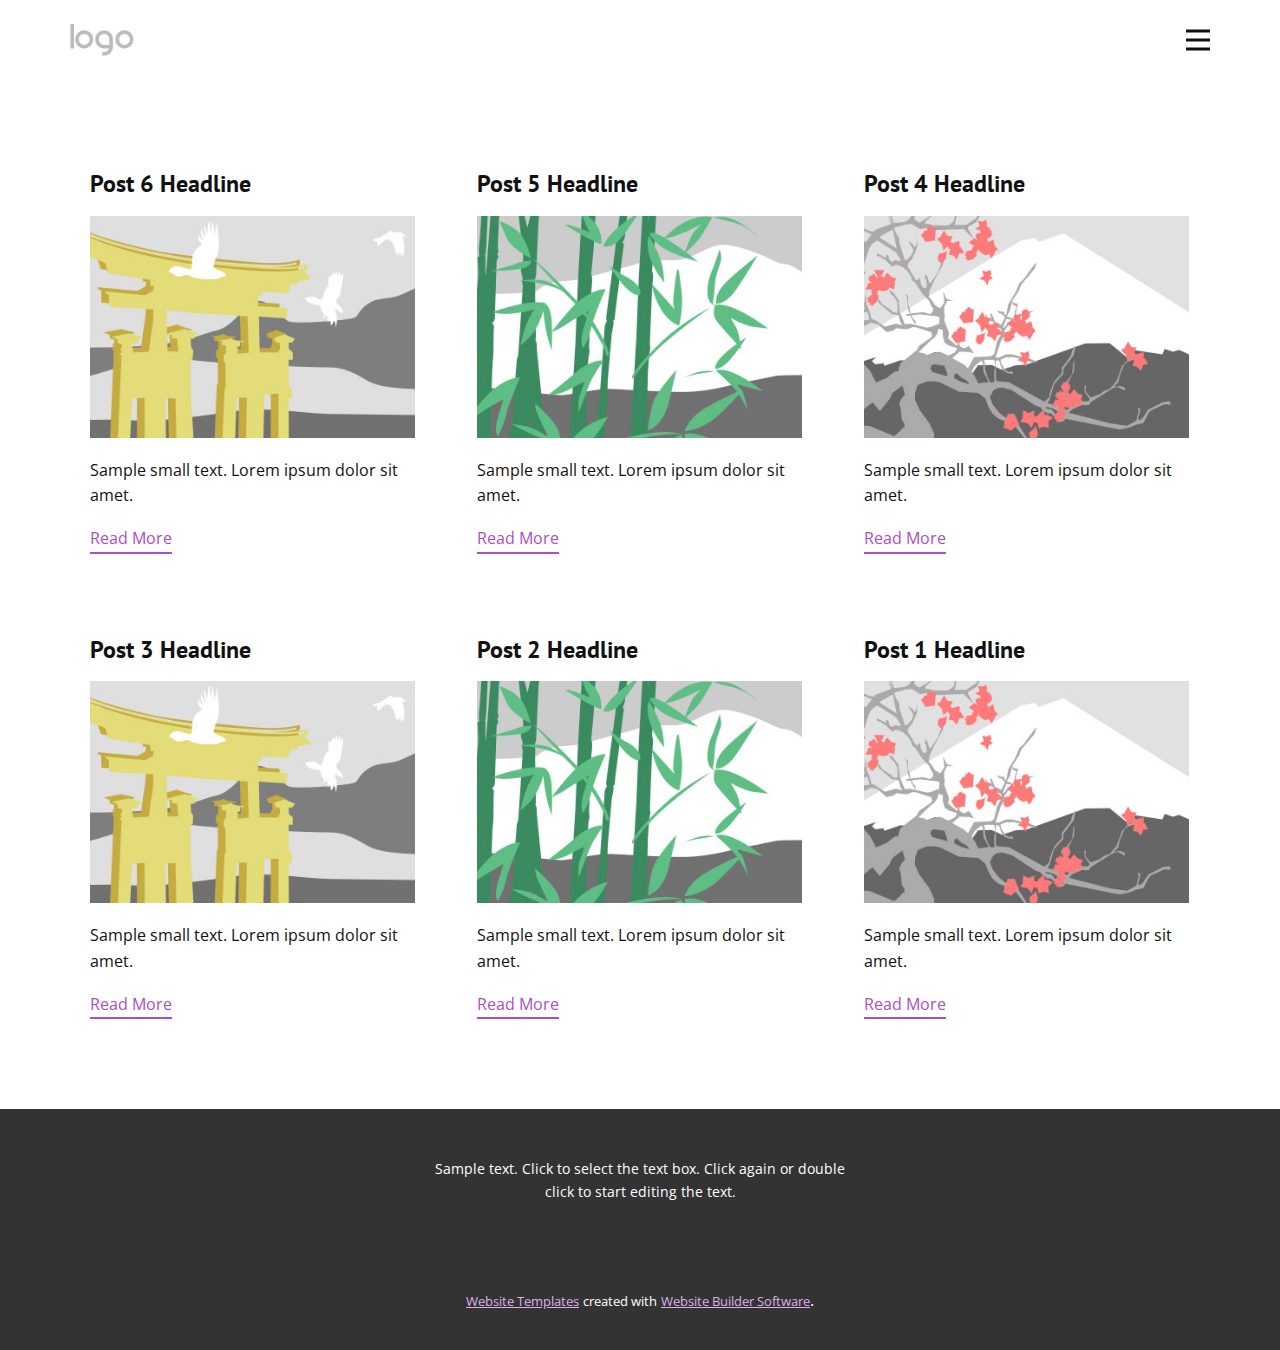
<file: blog/blog.html>
<!DOCTYPE html>
<html style="font-size: 16px;" lang="en"><head>
    <meta name="viewport" content="width=device-width, initial-scale=1.0">
    <meta charset="utf-8">
    <meta name="keywords" content="">
    <meta name="description" content="">
    <title>Blog</title>
    <link rel="stylesheet" href="../nicepage.css" media="screen">
<link rel="stylesheet" href="../Blog-Template.css" media="screen">
    <script class="u-script" type="text/javascript" src="../jquery-1.9.1.min.js" defer=""></script>
    <script class="u-script" type="text/javascript" src="../nicepage.js" defer=""></script>
    <meta name="generator" content="Nicepage 6.5.5, nicepage.com">
    <link id="u-theme-google-font" rel="stylesheet" href="https://fonts.googleapis.com/css?family=PT+Sans:400,400i,700,700i|Open+Sans:300,300i,400,400i,500,500i,600,600i,700,700i,800,800i">
    
    
    
    <script type="application/ld+json">{
		"@context": "http://schema.org",
		"@type": "Organization",
		"name": "",
		"logo": "images/default-logo.png"
}</script>
    <meta name="theme-color" content="#ab4ec7">
  <meta data-intl-tel-input-cdn-path="intlTelInput/"></head>
  <body data-path-to-root="./" data-include-products="false" class="u-body u-xl-mode" data-lang="en"><header class="u-clearfix u-header u-header" id="sec-06d7"><div class="u-clearfix u-sheet u-sheet-1">
        <a href="https://nicepage.com" class="u-image u-logo u-image-1">
          <img src="../images/default-logo.png" class="u-logo-image u-logo-image-1">
        </a>
        <nav class="u-menu u-menu-hamburger u-offcanvas u-menu-1" data-responsive-from="XL">
          <div class="menu-collapse" style="font-size: 1rem; letter-spacing: 0px; font-weight: 700;">
            <a class="u-button-style u-custom-border u-custom-border-color u-custom-borders u-custom-left-right-menu-spacing u-custom-padding-bottom u-custom-text-color u-custom-top-bottom-menu-spacing u-nav-link u-text-active-palette-1-base u-text-hover-palette-2-base" href="#">
              <svg class="u-svg-link" viewBox="0 0 24 24"><use xlink:href="#menu-hamburger"></use></svg>
              <svg class="u-svg-content" version="1.1" id="menu-hamburger" viewBox="0 0 16 16" x="0px" y="0px" xmlns:xlink="http://www.w3.org/1999/xlink" xmlns="http://www.w3.org/2000/svg"><g><rect y="1" width="16" height="2"></rect><rect y="7" width="16" height="2"></rect><rect y="13" width="16" height="2"></rect>
</g></svg>
            </a>
          </div>
          <div class="u-nav-container">
            <ul class="u-nav u-spacing-20 u-unstyled u-nav-1"><li class="u-nav-item"><a class="u-border-no-bottom u-border-no-left u-border-no-right u-border-no-top u-button-style u-nav-link u-text-active-palette-1-base u-text-grey-90 u-text-hover-palette-2-base" href="../Home.html" style="padding: 10px;">Home</a>
</li><li class="u-nav-item"><a class="u-border-no-bottom u-border-no-left u-border-no-right u-border-no-top u-button-style u-nav-link u-text-active-palette-1-base u-text-grey-90 u-text-hover-palette-2-base" href="../Page-1.html" style="padding: 10px;">Page 1</a>
</li></ul>
          </div>
          <div class="u-nav-container-collapse">
            <div class="u-black u-container-style u-inner-container-layout u-opacity u-opacity-95 u-sidenav">
              <div class="u-inner-container-layout u-sidenav-overflow">
                <div class="u-menu-close"></div>
                <ul class="u-align-center u-nav u-popupmenu-items u-unstyled u-nav-2"><li class="u-nav-item"><a class="u-button-style u-nav-link" href="../Home.html">Home</a>
</li><li class="u-nav-item"><a class="u-button-style u-nav-link" href="../Page-1.html">Page 1</a>
</li></ul>
              </div>
            </div>
            <div class="u-black u-menu-overlay u-opacity u-opacity-70"></div>
          </div>
        </nav>
      </div></header>
    <section class="u-clearfix u-section-1" id="sec-225b">
      <div class="u-clearfix u-sheet u-valign-middle u-sheet-1"><!--blog--><!--blog_options_json--><!--{"type":"Recent","source":"","tags":"","count":""}--><!--/blog_options_json-->
        <div class="u-blog u-expanded-width u-repeater u-repeater-1"><!--blog_post-->
          <div class="u-blog-post u-container-style u-repeater-item u-white u-repeater-item-1">
            <div class="u-container-layout u-similar-container u-valign-top u-container-layout-1"><!--blog_post_header-->
              <h4 class="u-blog-control u-text u-text-1">
                <a class="u-post-header-link" href="../blog/post-5.html">Post 6 Headline</a>
              </h4><!--/blog_post_header--><!--blog_post_image-->
              <a class="u-post-header-link" href="../blog/post-5.html"><img alt="" class="u-blog-control u-expanded-width u-image u-image-default u-image-1" src="../images/8ad73f3c.jpeg"></a><!--/blog_post_image--><!--blog_post_content-->
              <div class="u-blog-control u-post-content u-text u-text-2 fr-view">Sample small text. Lorem ipsum dolor sit amet.</div><!--/blog_post_content--><!--blog_post_readmore-->
              <a href="../blog/post-5.html" class="u-blog-control u-border-2 u-border-palette-1-base u-btn u-btn-rectangle u-button-style u-none u-btn-1"><!--blog_post_readmore_content--><!--options_json--><!--{"content":"","defaultValue":"Read More"}--><!--/options_json-->Read More<!--/blog_post_readmore_content--></a><!--/blog_post_readmore-->
            </div>
          </div><div class="u-blog-post u-container-style u-repeater-item u-video-cover u-white">
            <div class="u-container-layout u-similar-container u-valign-top u-container-layout-2"><!--blog_post_header-->
              <h4 class="u-blog-control u-text u-text-3">
                <a class="u-post-header-link" href="../blog/post-4.html">Post 5 Headline</a>
              </h4><!--/blog_post_header--><!--blog_post_image-->
              <a class="u-post-header-link" href="../blog/post-4.html"><img alt="" class="u-blog-control u-expanded-width u-image u-image-default u-image-2" src="../images/68f64b9d.jpeg"></a><!--/blog_post_image--><!--blog_post_content-->
              <div class="u-blog-control u-post-content u-text u-text-4 fr-view">Sample small text. Lorem ipsum dolor sit amet.</div><!--/blog_post_content--><!--blog_post_readmore-->
              <a href="../blog/post-4.html" class="u-blog-control u-border-2 u-border-palette-1-base u-btn u-btn-rectangle u-button-style u-none u-btn-2"><!--blog_post_readmore_content--><!--options_json--><!--{"content":"","defaultValue":"Read More"}--><!--/options_json-->Read More<!--/blog_post_readmore_content--></a><!--/blog_post_readmore-->
            </div>
          </div><div class="u-blog-post u-container-style u-repeater-item u-video-cover u-white">
            <div class="u-container-layout u-similar-container u-valign-top u-container-layout-3"><!--blog_post_header-->
              <h4 class="u-blog-control u-text u-text-5">
                <a class="u-post-header-link" href="../blog/post-3.html">Post 4 Headline</a>
              </h4><!--/blog_post_header--><!--blog_post_image-->
              <a class="u-post-header-link" href="../blog/post-3.html"><img alt="" class="u-blog-control u-expanded-width u-image u-image-default u-image-3" src="../images/0fd3416c.jpeg"></a><!--/blog_post_image--><!--blog_post_content-->
              <div class="u-blog-control u-post-content u-text u-text-6 fr-view">Sample small text. Lorem ipsum dolor sit amet.</div><!--/blog_post_content--><!--blog_post_readmore-->
              <a href="../blog/post-3.html" class="u-blog-control u-border-2 u-border-palette-1-base u-btn u-btn-rectangle u-button-style u-none u-btn-3"><!--blog_post_readmore_content--><!--options_json--><!--{"content":"","defaultValue":"Read More"}--><!--/options_json-->Read More<!--/blog_post_readmore_content--></a><!--/blog_post_readmore-->
            </div>
          </div><div class="u-blog-post u-container-style u-repeater-item u-white u-repeater-item-1">
            <div class="u-container-layout u-similar-container u-valign-top u-container-layout-1"><!--blog_post_header-->
              <h4 class="u-blog-control u-text u-text-1">
                <a class="u-post-header-link" href="../blog/post-2.html">Post 3 Headline</a>
              </h4><!--/blog_post_header--><!--blog_post_image-->
              <a class="u-post-header-link" href="../blog/post-2.html"><img alt="" class="u-blog-control u-expanded-width u-image u-image-default u-image-1" src="../images/8ad73f3c.jpeg"></a><!--/blog_post_image--><!--blog_post_content-->
              <div class="u-blog-control u-post-content u-text u-text-2 fr-view">Sample small text. Lorem ipsum dolor sit amet.</div><!--/blog_post_content--><!--blog_post_readmore-->
              <a href="../blog/post-2.html" class="u-blog-control u-border-2 u-border-palette-1-base u-btn u-btn-rectangle u-button-style u-none u-btn-1"><!--blog_post_readmore_content--><!--options_json--><!--{"content":"","defaultValue":"Read More"}--><!--/options_json-->Read More<!--/blog_post_readmore_content--></a><!--/blog_post_readmore-->
            </div>
          </div><div class="u-blog-post u-container-style u-repeater-item u-video-cover u-white">
            <div class="u-container-layout u-similar-container u-valign-top u-container-layout-2"><!--blog_post_header-->
              <h4 class="u-blog-control u-text u-text-3">
                <a class="u-post-header-link" href="../blog/post-1.html">Post 2 Headline</a>
              </h4><!--/blog_post_header--><!--blog_post_image-->
              <a class="u-post-header-link" href="../blog/post-1.html"><img alt="" class="u-blog-control u-expanded-width u-image u-image-default u-image-2" src="../images/68f64b9d.jpeg"></a><!--/blog_post_image--><!--blog_post_content-->
              <div class="u-blog-control u-post-content u-text u-text-4 fr-view">Sample small text. Lorem ipsum dolor sit amet.</div><!--/blog_post_content--><!--blog_post_readmore-->
              <a href="../blog/post-1.html" class="u-blog-control u-border-2 u-border-palette-1-base u-btn u-btn-rectangle u-button-style u-none u-btn-2"><!--blog_post_readmore_content--><!--options_json--><!--{"content":"","defaultValue":"Read More"}--><!--/options_json-->Read More<!--/blog_post_readmore_content--></a><!--/blog_post_readmore-->
            </div>
          </div><div class="u-blog-post u-container-style u-repeater-item u-video-cover u-white">
            <div class="u-container-layout u-similar-container u-valign-top u-container-layout-3"><!--blog_post_header-->
              <h4 class="u-blog-control u-text u-text-5">
                <a class="u-post-header-link" href="../blog/post.html">Post 1 Headline</a>
              </h4><!--/blog_post_header--><!--blog_post_image-->
              <a class="u-post-header-link" href="../blog/post.html"><img alt="" class="u-blog-control u-expanded-width u-image u-image-default u-image-3" src="../images/0fd3416c.jpeg"></a><!--/blog_post_image--><!--blog_post_content-->
              <div class="u-blog-control u-post-content u-text u-text-6 fr-view">Sample small text. Lorem ipsum dolor sit amet.</div><!--/blog_post_content--><!--blog_post_readmore-->
              <a href="../blog/post.html" class="u-blog-control u-border-2 u-border-palette-1-base u-btn u-btn-rectangle u-button-style u-none u-btn-3"><!--blog_post_readmore_content--><!--options_json--><!--{"content":"","defaultValue":"Read More"}--><!--/options_json-->Read More<!--/blog_post_readmore_content--></a><!--/blog_post_readmore-->
            </div>
          </div><!--/blog_post--><!--blog_post-->
          <!--/blog_post--><!--blog_post-->
          <!--/blog_post-->
        </div><!--/blog-->
      </div>
    </section>
    
    
    
    <footer class="u-align-center u-clearfix u-footer u-grey-80 u-footer" id="sec-fb45"><div class="u-clearfix u-sheet u-sheet-1">
        <p class="u-small-text u-text u-text-variant u-text-1">Sample text. Click to select the text box. Click again or double click to start editing the text.</p>
      </div></footer>
    <section class="u-backlink u-clearfix u-grey-80">
      <a class="u-link" href="https://nicepage.com/website-templates" target="_blank">
        <span>Website Templates</span>
      </a>
      <p class="u-text">
        <span>created with</span>
      </p>
      <a class="u-link" href="" target="_blank">
        <span>Website Builder Software</span>
      </a>. 
    </section>
  
</body></html>
</file>
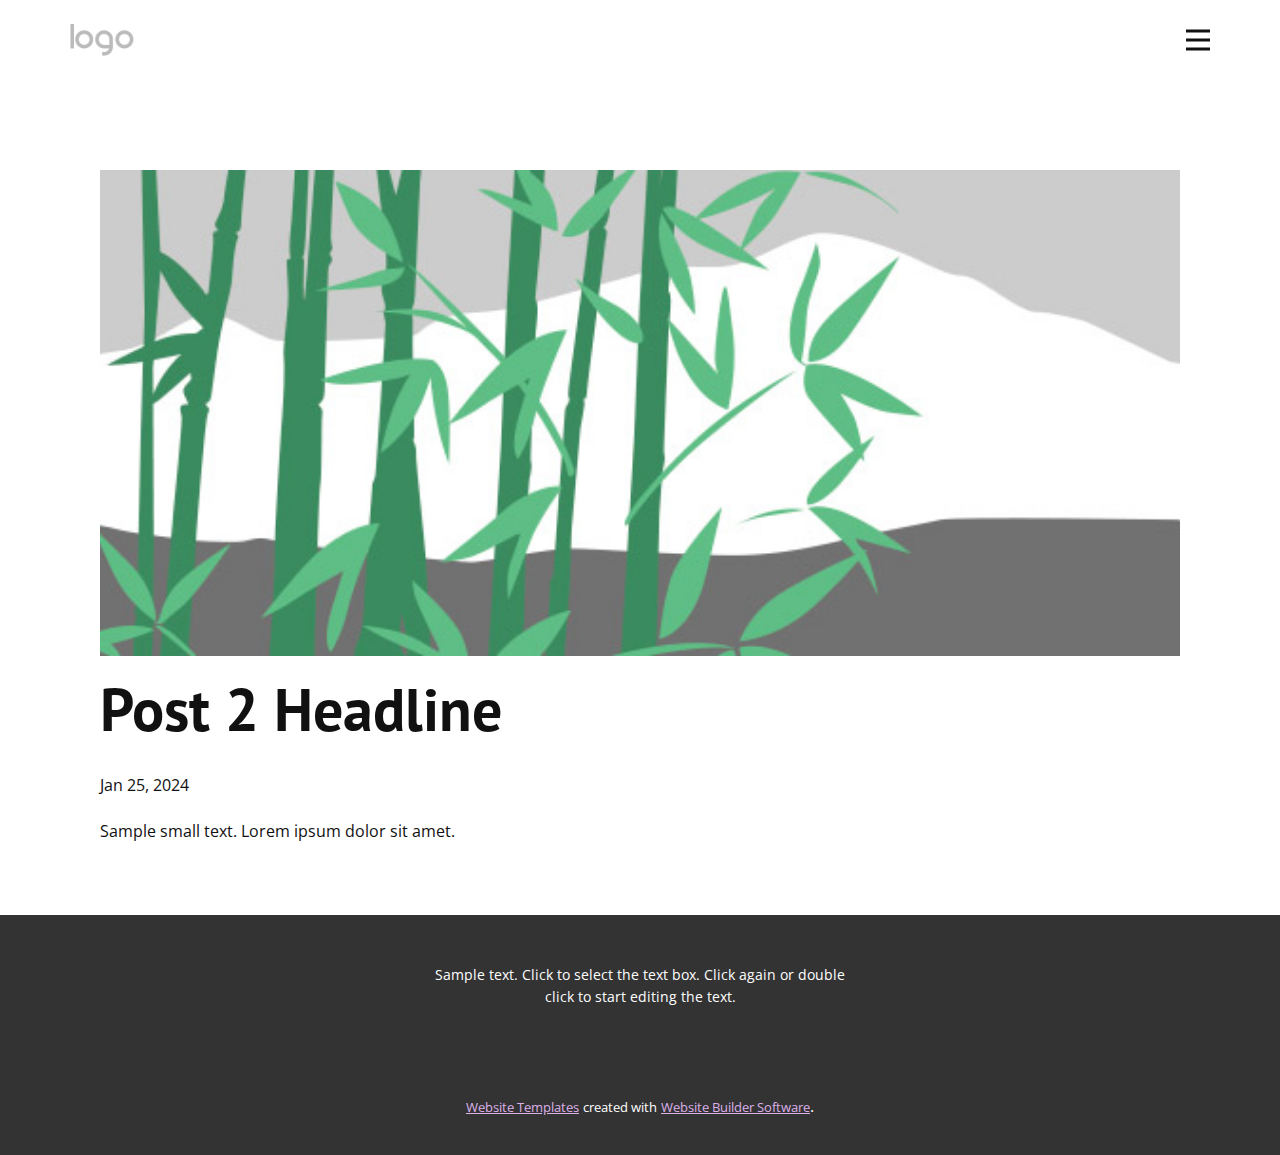
<file: blog/post-1.html>
<!DOCTYPE html>
<html style="font-size: 16px;" lang="en"><head>
    <meta name="viewport" content="width=device-width, initial-scale=1.0">
    <meta charset="utf-8">
    <meta name="keywords" content="Post 1 Headline">
    <meta name="description" content="">
    <title>Post 2 Headline</title>
    <link rel="stylesheet" href="../nicepage.css" media="screen">
<link rel="stylesheet" href="../Post-Template.css" media="screen">
    <script class="u-script" type="text/javascript" src="../jquery-1.9.1.min.js" defer=""></script>
    <script class="u-script" type="text/javascript" src="../nicepage.js" defer=""></script>
    <meta name="generator" content="Nicepage 6.5.5, nicepage.com">
    <link id="u-theme-google-font" rel="stylesheet" href="https://fonts.googleapis.com/css?family=PT+Sans:400,400i,700,700i|Open+Sans:300,300i,400,400i,500,500i,600,600i,700,700i,800,800i">
    <link id="u-page-google-font" rel="stylesheet" href="https://fonts.googleapis.com/css?family=PT+Sans:400,400i,700,700i">
    
    
    
    <script type="application/ld+json">{
		"@context": "http://schema.org",
		"@type": "Organization",
		"name": "",
		"logo": "images/default-logo.png"
}</script>
    <meta name="theme-color" content="#ab4ec7">
  <meta data-intl-tel-input-cdn-path="intlTelInput/"></head>
  <body data-path-to-root="./" data-include-products="false" class="u-body u-xl-mode" data-lang="en"><header class="u-clearfix u-header u-header" id="sec-06d7"><div class="u-clearfix u-sheet u-sheet-1">
        <a href="https://nicepage.com" class="u-image u-logo u-image-1">
          <img src="../images/default-logo.png" class="u-logo-image u-logo-image-1">
        </a>
        <nav class="u-menu u-menu-hamburger u-offcanvas u-menu-1" data-responsive-from="XL">
          <div class="menu-collapse" style="font-size: 1rem; letter-spacing: 0px; font-weight: 700;">
            <a class="u-button-style u-custom-border u-custom-border-color u-custom-borders u-custom-left-right-menu-spacing u-custom-padding-bottom u-custom-text-color u-custom-top-bottom-menu-spacing u-nav-link u-text-active-palette-1-base u-text-hover-palette-2-base" href="#">
              <svg class="u-svg-link" viewBox="0 0 24 24"><use xlink:href="#menu-hamburger"></use></svg>
              <svg class="u-svg-content" version="1.1" id="menu-hamburger" viewBox="0 0 16 16" x="0px" y="0px" xmlns:xlink="http://www.w3.org/1999/xlink" xmlns="http://www.w3.org/2000/svg"><g><rect y="1" width="16" height="2"></rect><rect y="7" width="16" height="2"></rect><rect y="13" width="16" height="2"></rect>
</g></svg>
            </a>
          </div>
          <div class="u-nav-container">
            <ul class="u-nav u-spacing-20 u-unstyled u-nav-1"><li class="u-nav-item"><a class="u-border-no-bottom u-border-no-left u-border-no-right u-border-no-top u-button-style u-nav-link u-text-active-palette-1-base u-text-grey-90 u-text-hover-palette-2-base" href="../Home.html" style="padding: 10px;">Home</a>
</li><li class="u-nav-item"><a class="u-border-no-bottom u-border-no-left u-border-no-right u-border-no-top u-button-style u-nav-link u-text-active-palette-1-base u-text-grey-90 u-text-hover-palette-2-base" href="../Page-1.html" style="padding: 10px;">Page 1</a>
</li></ul>
          </div>
          <div class="u-nav-container-collapse">
            <div class="u-black u-container-style u-inner-container-layout u-opacity u-opacity-95 u-sidenav">
              <div class="u-inner-container-layout u-sidenav-overflow">
                <div class="u-menu-close"></div>
                <ul class="u-align-center u-nav u-popupmenu-items u-unstyled u-nav-2"><li class="u-nav-item"><a class="u-button-style u-nav-link" href="../Home.html">Home</a>
</li><li class="u-nav-item"><a class="u-button-style u-nav-link" href="../Page-1.html">Page 1</a>
</li></ul>
              </div>
            </div>
            <div class="u-black u-menu-overlay u-opacity u-opacity-70"></div>
          </div>
        </nav>
      </div></header>
    <section class="u-align-center u-clearfix u-section-1" id="sec-b9bb">
      <div class="u-clearfix u-sheet u-valign-middle-md u-valign-middle-sm u-valign-middle-xs u-sheet-1"><!--post_details--><!--post_details_options_json--><!--{"source":""}--><!--/post_details_options_json--><!--blog_post-->
        <div class="u-container-style u-expanded-width u-post-details u-post-details-1">
          <div class="u-container-layout u-valign-middle u-container-layout-1"><!--blog_post_image-->
            <img alt="" class="u-blog-control u-expanded-width u-image u-image-default u-image-1" src="../images/68f64b9d.jpeg"><!--/blog_post_image--><!--blog_post_header-->
            <h2 class="u-blog-control u-text u-text-1">Post 2 Headline</h2><!--/blog_post_header--><!--blog_post_metadata-->
            <div class="u-blog-control u-metadata u-metadata-1"><!--blog_post_metadata_date-->
              <span class="u-meta-date u-meta-icon">Jan 25, 2024</span><!--/blog_post_metadata_date--><!--blog_post_metadata_category-->
              <!--/blog_post_metadata_category--><!--blog_post_metadata_comments-->
              <!--/blog_post_metadata_comments-->
            </div><!--/blog_post_metadata--><!--blog_post_content-->
            <div class="u-align-justify u-blog-control u-post-content u-text u-text-2 fr-view">
  Sample small text. Lorem ipsum dolor sit amet.
  </div><!--/blog_post_content-->
          </div>
        </div><!--/blog_post--><!--/post_details-->
      </div>
    </section>
    
    
    
    <footer class="u-align-center u-clearfix u-footer u-grey-80 u-footer" id="sec-fb45"><div class="u-clearfix u-sheet u-sheet-1">
        <p class="u-small-text u-text u-text-variant u-text-1">Sample text. Click to select the text box. Click again or double click to start editing the text.</p>
      </div></footer>
    <section class="u-backlink u-clearfix u-grey-80">
      <a class="u-link" href="https://nicepage.com/website-templates" target="_blank">
        <span>Website Templates</span>
      </a>
      <p class="u-text">
        <span>created with</span>
      </p>
      <a class="u-link" href="" target="_blank">
        <span>Website Builder Software</span>
      </a>. 
    </section>
  
</body></html>
</file>
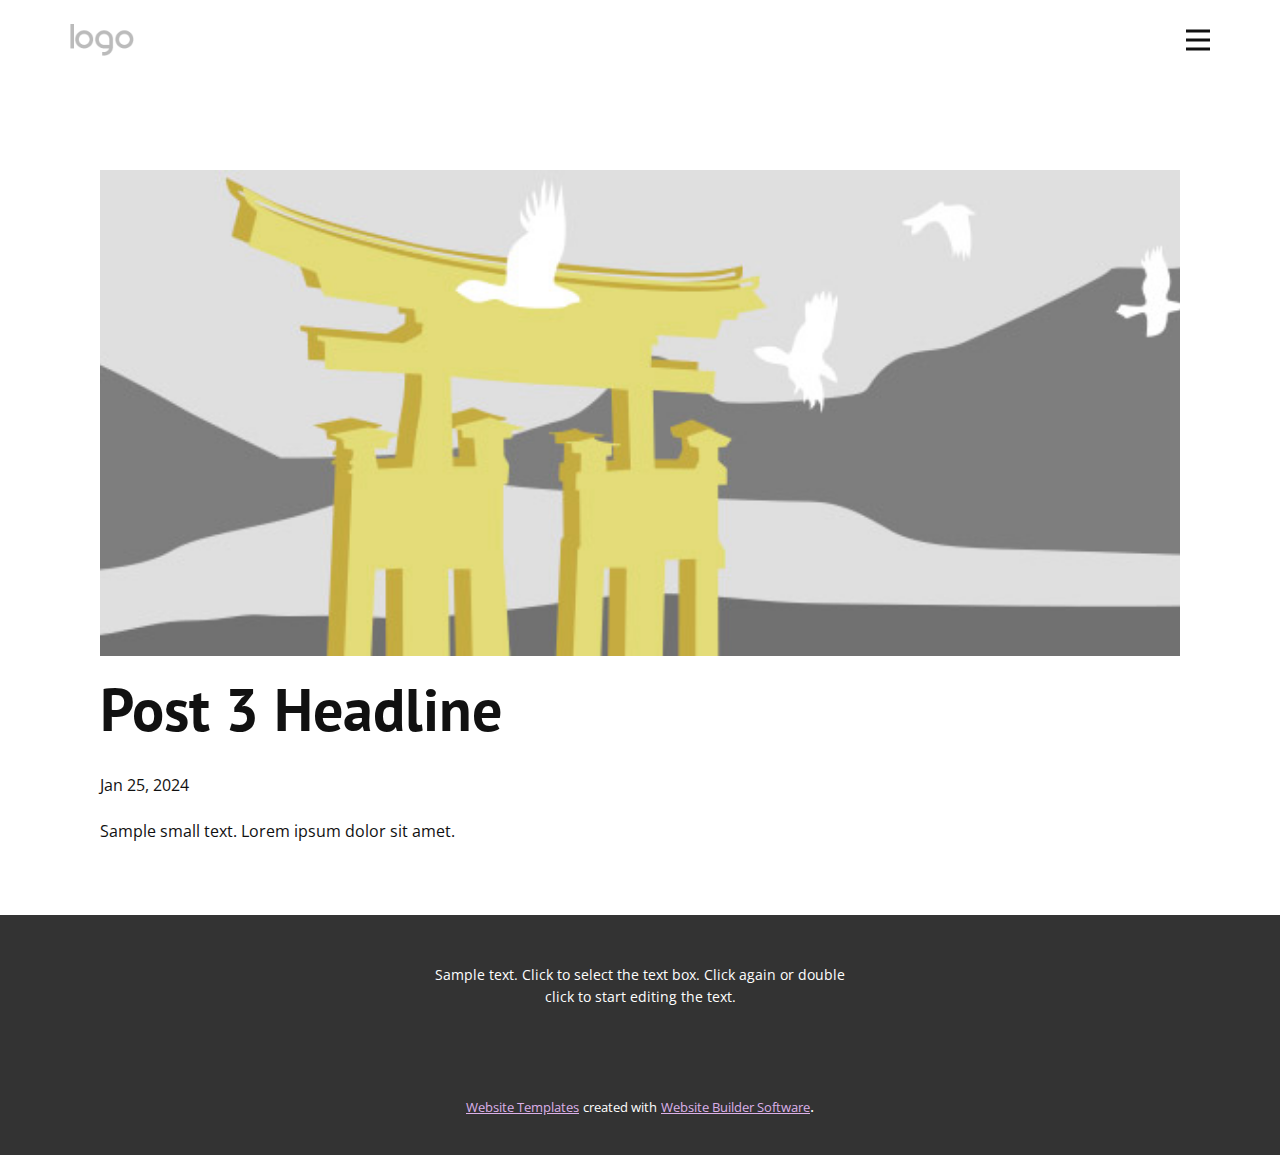
<file: blog/post-2.html>
<!DOCTYPE html>
<html style="font-size: 16px;" lang="en"><head>
    <meta name="viewport" content="width=device-width, initial-scale=1.0">
    <meta charset="utf-8">
    <meta name="keywords" content="Post 1 Headline">
    <meta name="description" content="">
    <title>Post 3 Headline</title>
    <link rel="stylesheet" href="../nicepage.css" media="screen">
<link rel="stylesheet" href="../Post-Template.css" media="screen">
    <script class="u-script" type="text/javascript" src="../jquery-1.9.1.min.js" defer=""></script>
    <script class="u-script" type="text/javascript" src="../nicepage.js" defer=""></script>
    <meta name="generator" content="Nicepage 6.5.5, nicepage.com">
    <link id="u-theme-google-font" rel="stylesheet" href="https://fonts.googleapis.com/css?family=PT+Sans:400,400i,700,700i|Open+Sans:300,300i,400,400i,500,500i,600,600i,700,700i,800,800i">
    <link id="u-page-google-font" rel="stylesheet" href="https://fonts.googleapis.com/css?family=PT+Sans:400,400i,700,700i">
    
    
    
    <script type="application/ld+json">{
		"@context": "http://schema.org",
		"@type": "Organization",
		"name": "",
		"logo": "images/default-logo.png"
}</script>
    <meta name="theme-color" content="#ab4ec7">
  <meta data-intl-tel-input-cdn-path="intlTelInput/"></head>
  <body data-path-to-root="./" data-include-products="false" class="u-body u-xl-mode" data-lang="en"><header class="u-clearfix u-header u-header" id="sec-06d7"><div class="u-clearfix u-sheet u-sheet-1">
        <a href="https://nicepage.com" class="u-image u-logo u-image-1">
          <img src="../images/default-logo.png" class="u-logo-image u-logo-image-1">
        </a>
        <nav class="u-menu u-menu-hamburger u-offcanvas u-menu-1" data-responsive-from="XL">
          <div class="menu-collapse" style="font-size: 1rem; letter-spacing: 0px; font-weight: 700;">
            <a class="u-button-style u-custom-border u-custom-border-color u-custom-borders u-custom-left-right-menu-spacing u-custom-padding-bottom u-custom-text-color u-custom-top-bottom-menu-spacing u-nav-link u-text-active-palette-1-base u-text-hover-palette-2-base" href="#">
              <svg class="u-svg-link" viewBox="0 0 24 24"><use xlink:href="#menu-hamburger"></use></svg>
              <svg class="u-svg-content" version="1.1" id="menu-hamburger" viewBox="0 0 16 16" x="0px" y="0px" xmlns:xlink="http://www.w3.org/1999/xlink" xmlns="http://www.w3.org/2000/svg"><g><rect y="1" width="16" height="2"></rect><rect y="7" width="16" height="2"></rect><rect y="13" width="16" height="2"></rect>
</g></svg>
            </a>
          </div>
          <div class="u-nav-container">
            <ul class="u-nav u-spacing-20 u-unstyled u-nav-1"><li class="u-nav-item"><a class="u-border-no-bottom u-border-no-left u-border-no-right u-border-no-top u-button-style u-nav-link u-text-active-palette-1-base u-text-grey-90 u-text-hover-palette-2-base" href="../Home.html" style="padding: 10px;">Home</a>
</li><li class="u-nav-item"><a class="u-border-no-bottom u-border-no-left u-border-no-right u-border-no-top u-button-style u-nav-link u-text-active-palette-1-base u-text-grey-90 u-text-hover-palette-2-base" href="../Page-1.html" style="padding: 10px;">Page 1</a>
</li></ul>
          </div>
          <div class="u-nav-container-collapse">
            <div class="u-black u-container-style u-inner-container-layout u-opacity u-opacity-95 u-sidenav">
              <div class="u-inner-container-layout u-sidenav-overflow">
                <div class="u-menu-close"></div>
                <ul class="u-align-center u-nav u-popupmenu-items u-unstyled u-nav-2"><li class="u-nav-item"><a class="u-button-style u-nav-link" href="../Home.html">Home</a>
</li><li class="u-nav-item"><a class="u-button-style u-nav-link" href="../Page-1.html">Page 1</a>
</li></ul>
              </div>
            </div>
            <div class="u-black u-menu-overlay u-opacity u-opacity-70"></div>
          </div>
        </nav>
      </div></header>
    <section class="u-align-center u-clearfix u-section-1" id="sec-b9bb">
      <div class="u-clearfix u-sheet u-valign-middle-md u-valign-middle-sm u-valign-middle-xs u-sheet-1"><!--post_details--><!--post_details_options_json--><!--{"source":""}--><!--/post_details_options_json--><!--blog_post-->
        <div class="u-container-style u-expanded-width u-post-details u-post-details-1">
          <div class="u-container-layout u-valign-middle u-container-layout-1"><!--blog_post_image-->
            <img alt="" class="u-blog-control u-expanded-width u-image u-image-default u-image-1" src="../images/8ad73f3c.jpeg"><!--/blog_post_image--><!--blog_post_header-->
            <h2 class="u-blog-control u-text u-text-1">Post 3 Headline</h2><!--/blog_post_header--><!--blog_post_metadata-->
            <div class="u-blog-control u-metadata u-metadata-1"><!--blog_post_metadata_date-->
              <span class="u-meta-date u-meta-icon">Jan 25, 2024</span><!--/blog_post_metadata_date--><!--blog_post_metadata_category-->
              <!--/blog_post_metadata_category--><!--blog_post_metadata_comments-->
              <!--/blog_post_metadata_comments-->
            </div><!--/blog_post_metadata--><!--blog_post_content-->
            <div class="u-align-justify u-blog-control u-post-content u-text u-text-2 fr-view">
  Sample small text. Lorem ipsum dolor sit amet.
  </div><!--/blog_post_content-->
          </div>
        </div><!--/blog_post--><!--/post_details-->
      </div>
    </section>
    
    
    
    <footer class="u-align-center u-clearfix u-footer u-grey-80 u-footer" id="sec-fb45"><div class="u-clearfix u-sheet u-sheet-1">
        <p class="u-small-text u-text u-text-variant u-text-1">Sample text. Click to select the text box. Click again or double click to start editing the text.</p>
      </div></footer>
    <section class="u-backlink u-clearfix u-grey-80">
      <a class="u-link" href="https://nicepage.com/website-templates" target="_blank">
        <span>Website Templates</span>
      </a>
      <p class="u-text">
        <span>created with</span>
      </p>
      <a class="u-link" href="" target="_blank">
        <span>Website Builder Software</span>
      </a>. 
    </section>
  
</body></html>
</file>
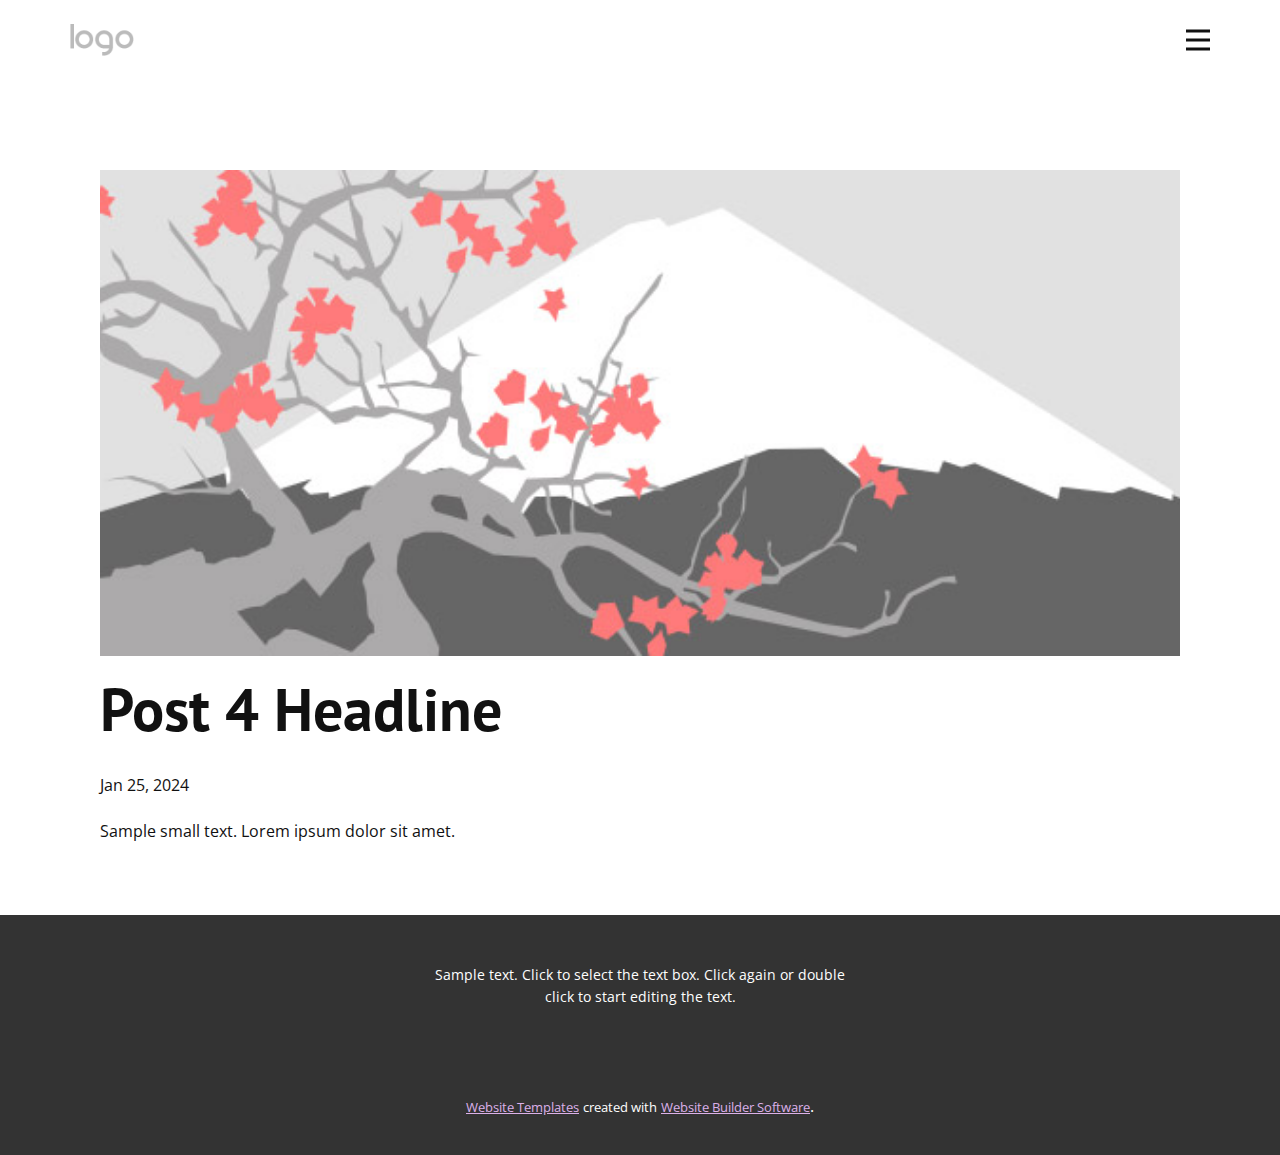
<file: blog/post-3.html>
<!DOCTYPE html>
<html style="font-size: 16px;" lang="en"><head>
    <meta name="viewport" content="width=device-width, initial-scale=1.0">
    <meta charset="utf-8">
    <meta name="keywords" content="Post 1 Headline">
    <meta name="description" content="">
    <title>Post 4 Headline</title>
    <link rel="stylesheet" href="../nicepage.css" media="screen">
<link rel="stylesheet" href="../Post-Template.css" media="screen">
    <script class="u-script" type="text/javascript" src="../jquery-1.9.1.min.js" defer=""></script>
    <script class="u-script" type="text/javascript" src="../nicepage.js" defer=""></script>
    <meta name="generator" content="Nicepage 6.5.5, nicepage.com">
    <link id="u-theme-google-font" rel="stylesheet" href="https://fonts.googleapis.com/css?family=PT+Sans:400,400i,700,700i|Open+Sans:300,300i,400,400i,500,500i,600,600i,700,700i,800,800i">
    <link id="u-page-google-font" rel="stylesheet" href="https://fonts.googleapis.com/css?family=PT+Sans:400,400i,700,700i">
    
    
    
    <script type="application/ld+json">{
		"@context": "http://schema.org",
		"@type": "Organization",
		"name": "",
		"logo": "images/default-logo.png"
}</script>
    <meta name="theme-color" content="#ab4ec7">
  <meta data-intl-tel-input-cdn-path="intlTelInput/"></head>
  <body data-path-to-root="./" data-include-products="false" class="u-body u-xl-mode" data-lang="en"><header class="u-clearfix u-header u-header" id="sec-06d7"><div class="u-clearfix u-sheet u-sheet-1">
        <a href="https://nicepage.com" class="u-image u-logo u-image-1">
          <img src="../images/default-logo.png" class="u-logo-image u-logo-image-1">
        </a>
        <nav class="u-menu u-menu-hamburger u-offcanvas u-menu-1" data-responsive-from="XL">
          <div class="menu-collapse" style="font-size: 1rem; letter-spacing: 0px; font-weight: 700;">
            <a class="u-button-style u-custom-border u-custom-border-color u-custom-borders u-custom-left-right-menu-spacing u-custom-padding-bottom u-custom-text-color u-custom-top-bottom-menu-spacing u-nav-link u-text-active-palette-1-base u-text-hover-palette-2-base" href="#">
              <svg class="u-svg-link" viewBox="0 0 24 24"><use xlink:href="#menu-hamburger"></use></svg>
              <svg class="u-svg-content" version="1.1" id="menu-hamburger" viewBox="0 0 16 16" x="0px" y="0px" xmlns:xlink="http://www.w3.org/1999/xlink" xmlns="http://www.w3.org/2000/svg"><g><rect y="1" width="16" height="2"></rect><rect y="7" width="16" height="2"></rect><rect y="13" width="16" height="2"></rect>
</g></svg>
            </a>
          </div>
          <div class="u-nav-container">
            <ul class="u-nav u-spacing-20 u-unstyled u-nav-1"><li class="u-nav-item"><a class="u-border-no-bottom u-border-no-left u-border-no-right u-border-no-top u-button-style u-nav-link u-text-active-palette-1-base u-text-grey-90 u-text-hover-palette-2-base" href="../Home.html" style="padding: 10px;">Home</a>
</li><li class="u-nav-item"><a class="u-border-no-bottom u-border-no-left u-border-no-right u-border-no-top u-button-style u-nav-link u-text-active-palette-1-base u-text-grey-90 u-text-hover-palette-2-base" href="../Page-1.html" style="padding: 10px;">Page 1</a>
</li></ul>
          </div>
          <div class="u-nav-container-collapse">
            <div class="u-black u-container-style u-inner-container-layout u-opacity u-opacity-95 u-sidenav">
              <div class="u-inner-container-layout u-sidenav-overflow">
                <div class="u-menu-close"></div>
                <ul class="u-align-center u-nav u-popupmenu-items u-unstyled u-nav-2"><li class="u-nav-item"><a class="u-button-style u-nav-link" href="../Home.html">Home</a>
</li><li class="u-nav-item"><a class="u-button-style u-nav-link" href="../Page-1.html">Page 1</a>
</li></ul>
              </div>
            </div>
            <div class="u-black u-menu-overlay u-opacity u-opacity-70"></div>
          </div>
        </nav>
      </div></header>
    <section class="u-align-center u-clearfix u-section-1" id="sec-b9bb">
      <div class="u-clearfix u-sheet u-valign-middle-md u-valign-middle-sm u-valign-middle-xs u-sheet-1"><!--post_details--><!--post_details_options_json--><!--{"source":""}--><!--/post_details_options_json--><!--blog_post-->
        <div class="u-container-style u-expanded-width u-post-details u-post-details-1">
          <div class="u-container-layout u-valign-middle u-container-layout-1"><!--blog_post_image-->
            <img alt="" class="u-blog-control u-expanded-width u-image u-image-default u-image-1" src="../images/0fd3416c.jpeg"><!--/blog_post_image--><!--blog_post_header-->
            <h2 class="u-blog-control u-text u-text-1">Post 4 Headline</h2><!--/blog_post_header--><!--blog_post_metadata-->
            <div class="u-blog-control u-metadata u-metadata-1"><!--blog_post_metadata_date-->
              <span class="u-meta-date u-meta-icon">Jan 25, 2024</span><!--/blog_post_metadata_date--><!--blog_post_metadata_category-->
              <!--/blog_post_metadata_category--><!--blog_post_metadata_comments-->
              <!--/blog_post_metadata_comments-->
            </div><!--/blog_post_metadata--><!--blog_post_content-->
            <div class="u-align-justify u-blog-control u-post-content u-text u-text-2 fr-view">
  Sample small text. Lorem ipsum dolor sit amet.
  </div><!--/blog_post_content-->
          </div>
        </div><!--/blog_post--><!--/post_details-->
      </div>
    </section>
    
    
    
    <footer class="u-align-center u-clearfix u-footer u-grey-80 u-footer" id="sec-fb45"><div class="u-clearfix u-sheet u-sheet-1">
        <p class="u-small-text u-text u-text-variant u-text-1">Sample text. Click to select the text box. Click again or double click to start editing the text.</p>
      </div></footer>
    <section class="u-backlink u-clearfix u-grey-80">
      <a class="u-link" href="https://nicepage.com/website-templates" target="_blank">
        <span>Website Templates</span>
      </a>
      <p class="u-text">
        <span>created with</span>
      </p>
      <a class="u-link" href="" target="_blank">
        <span>Website Builder Software</span>
      </a>. 
    </section>
  
</body></html>
</file>
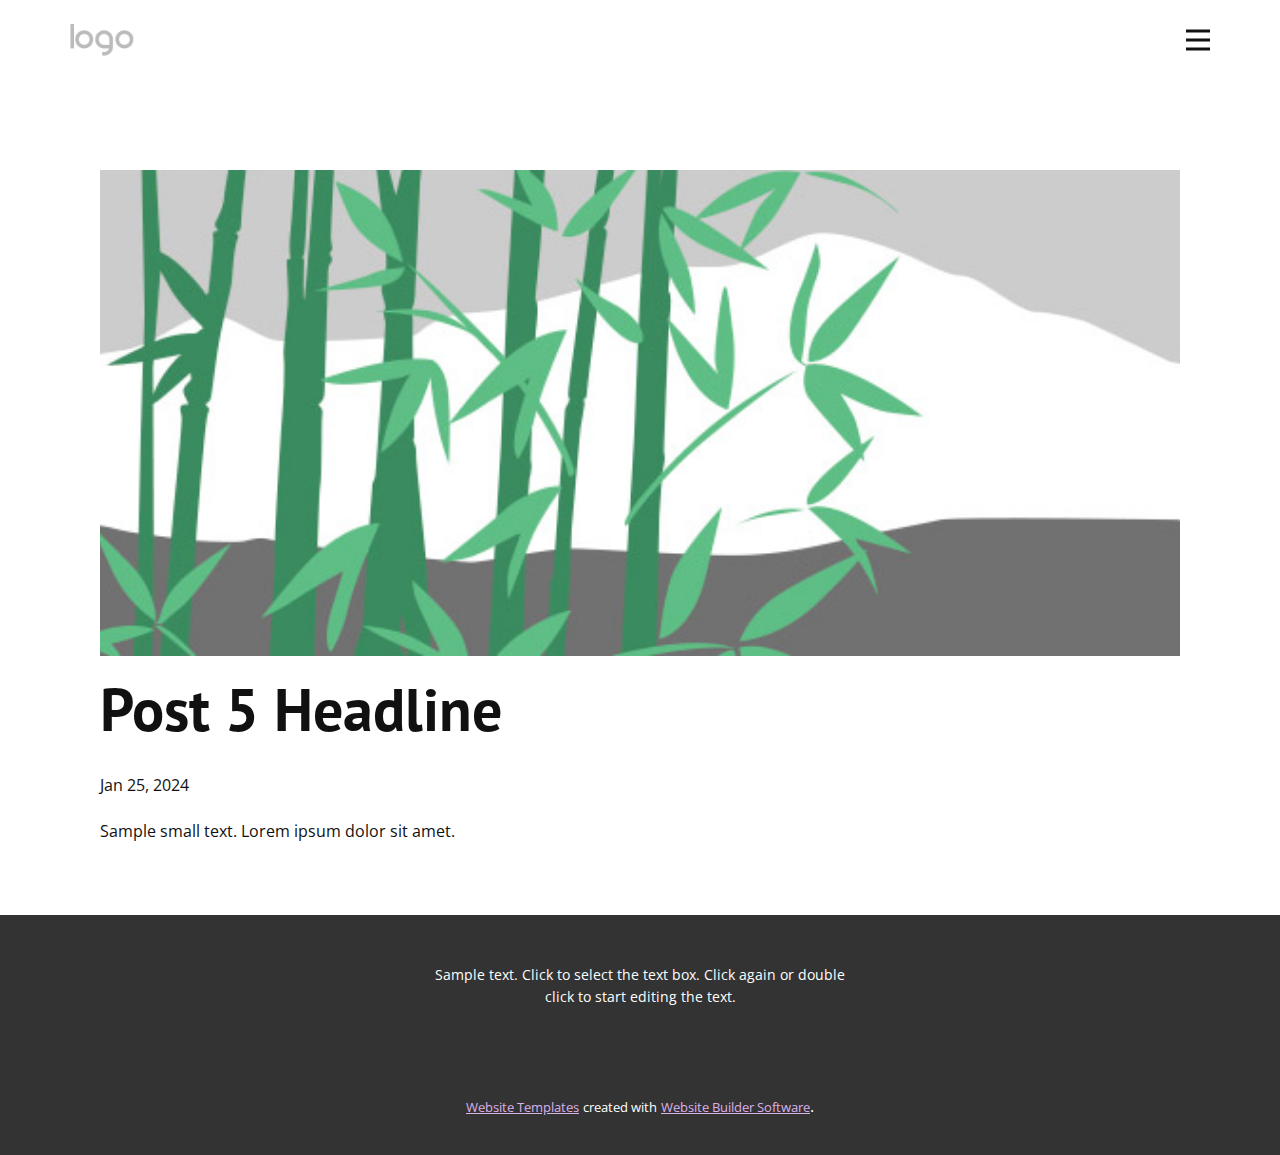
<file: blog/post-4.html>
<!DOCTYPE html>
<html style="font-size: 16px;" lang="en"><head>
    <meta name="viewport" content="width=device-width, initial-scale=1.0">
    <meta charset="utf-8">
    <meta name="keywords" content="Post 1 Headline">
    <meta name="description" content="">
    <title>Post 5 Headline</title>
    <link rel="stylesheet" href="../nicepage.css" media="screen">
<link rel="stylesheet" href="../Post-Template.css" media="screen">
    <script class="u-script" type="text/javascript" src="../jquery-1.9.1.min.js" defer=""></script>
    <script class="u-script" type="text/javascript" src="../nicepage.js" defer=""></script>
    <meta name="generator" content="Nicepage 6.5.5, nicepage.com">
    <link id="u-theme-google-font" rel="stylesheet" href="https://fonts.googleapis.com/css?family=PT+Sans:400,400i,700,700i|Open+Sans:300,300i,400,400i,500,500i,600,600i,700,700i,800,800i">
    <link id="u-page-google-font" rel="stylesheet" href="https://fonts.googleapis.com/css?family=PT+Sans:400,400i,700,700i">
    
    
    
    <script type="application/ld+json">{
		"@context": "http://schema.org",
		"@type": "Organization",
		"name": "",
		"logo": "images/default-logo.png"
}</script>
    <meta name="theme-color" content="#ab4ec7">
  <meta data-intl-tel-input-cdn-path="intlTelInput/"></head>
  <body data-path-to-root="./" data-include-products="false" class="u-body u-xl-mode" data-lang="en"><header class="u-clearfix u-header u-header" id="sec-06d7"><div class="u-clearfix u-sheet u-sheet-1">
        <a href="https://nicepage.com" class="u-image u-logo u-image-1">
          <img src="../images/default-logo.png" class="u-logo-image u-logo-image-1">
        </a>
        <nav class="u-menu u-menu-hamburger u-offcanvas u-menu-1" data-responsive-from="XL">
          <div class="menu-collapse" style="font-size: 1rem; letter-spacing: 0px; font-weight: 700;">
            <a class="u-button-style u-custom-border u-custom-border-color u-custom-borders u-custom-left-right-menu-spacing u-custom-padding-bottom u-custom-text-color u-custom-top-bottom-menu-spacing u-nav-link u-text-active-palette-1-base u-text-hover-palette-2-base" href="#">
              <svg class="u-svg-link" viewBox="0 0 24 24"><use xlink:href="#menu-hamburger"></use></svg>
              <svg class="u-svg-content" version="1.1" id="menu-hamburger" viewBox="0 0 16 16" x="0px" y="0px" xmlns:xlink="http://www.w3.org/1999/xlink" xmlns="http://www.w3.org/2000/svg"><g><rect y="1" width="16" height="2"></rect><rect y="7" width="16" height="2"></rect><rect y="13" width="16" height="2"></rect>
</g></svg>
            </a>
          </div>
          <div class="u-nav-container">
            <ul class="u-nav u-spacing-20 u-unstyled u-nav-1"><li class="u-nav-item"><a class="u-border-no-bottom u-border-no-left u-border-no-right u-border-no-top u-button-style u-nav-link u-text-active-palette-1-base u-text-grey-90 u-text-hover-palette-2-base" href="../Home.html" style="padding: 10px;">Home</a>
</li><li class="u-nav-item"><a class="u-border-no-bottom u-border-no-left u-border-no-right u-border-no-top u-button-style u-nav-link u-text-active-palette-1-base u-text-grey-90 u-text-hover-palette-2-base" href="../Page-1.html" style="padding: 10px;">Page 1</a>
</li></ul>
          </div>
          <div class="u-nav-container-collapse">
            <div class="u-black u-container-style u-inner-container-layout u-opacity u-opacity-95 u-sidenav">
              <div class="u-inner-container-layout u-sidenav-overflow">
                <div class="u-menu-close"></div>
                <ul class="u-align-center u-nav u-popupmenu-items u-unstyled u-nav-2"><li class="u-nav-item"><a class="u-button-style u-nav-link" href="../Home.html">Home</a>
</li><li class="u-nav-item"><a class="u-button-style u-nav-link" href="../Page-1.html">Page 1</a>
</li></ul>
              </div>
            </div>
            <div class="u-black u-menu-overlay u-opacity u-opacity-70"></div>
          </div>
        </nav>
      </div></header>
    <section class="u-align-center u-clearfix u-section-1" id="sec-b9bb">
      <div class="u-clearfix u-sheet u-valign-middle-md u-valign-middle-sm u-valign-middle-xs u-sheet-1"><!--post_details--><!--post_details_options_json--><!--{"source":""}--><!--/post_details_options_json--><!--blog_post-->
        <div class="u-container-style u-expanded-width u-post-details u-post-details-1">
          <div class="u-container-layout u-valign-middle u-container-layout-1"><!--blog_post_image-->
            <img alt="" class="u-blog-control u-expanded-width u-image u-image-default u-image-1" src="../images/68f64b9d.jpeg"><!--/blog_post_image--><!--blog_post_header-->
            <h2 class="u-blog-control u-text u-text-1">Post 5 Headline</h2><!--/blog_post_header--><!--blog_post_metadata-->
            <div class="u-blog-control u-metadata u-metadata-1"><!--blog_post_metadata_date-->
              <span class="u-meta-date u-meta-icon">Jan 25, 2024</span><!--/blog_post_metadata_date--><!--blog_post_metadata_category-->
              <!--/blog_post_metadata_category--><!--blog_post_metadata_comments-->
              <!--/blog_post_metadata_comments-->
            </div><!--/blog_post_metadata--><!--blog_post_content-->
            <div class="u-align-justify u-blog-control u-post-content u-text u-text-2 fr-view">
  Sample small text. Lorem ipsum dolor sit amet.
  </div><!--/blog_post_content-->
          </div>
        </div><!--/blog_post--><!--/post_details-->
      </div>
    </section>
    
    
    
    <footer class="u-align-center u-clearfix u-footer u-grey-80 u-footer" id="sec-fb45"><div class="u-clearfix u-sheet u-sheet-1">
        <p class="u-small-text u-text u-text-variant u-text-1">Sample text. Click to select the text box. Click again or double click to start editing the text.</p>
      </div></footer>
    <section class="u-backlink u-clearfix u-grey-80">
      <a class="u-link" href="https://nicepage.com/website-templates" target="_blank">
        <span>Website Templates</span>
      </a>
      <p class="u-text">
        <span>created with</span>
      </p>
      <a class="u-link" href="" target="_blank">
        <span>Website Builder Software</span>
      </a>. 
    </section>
  
</body></html>
</file>
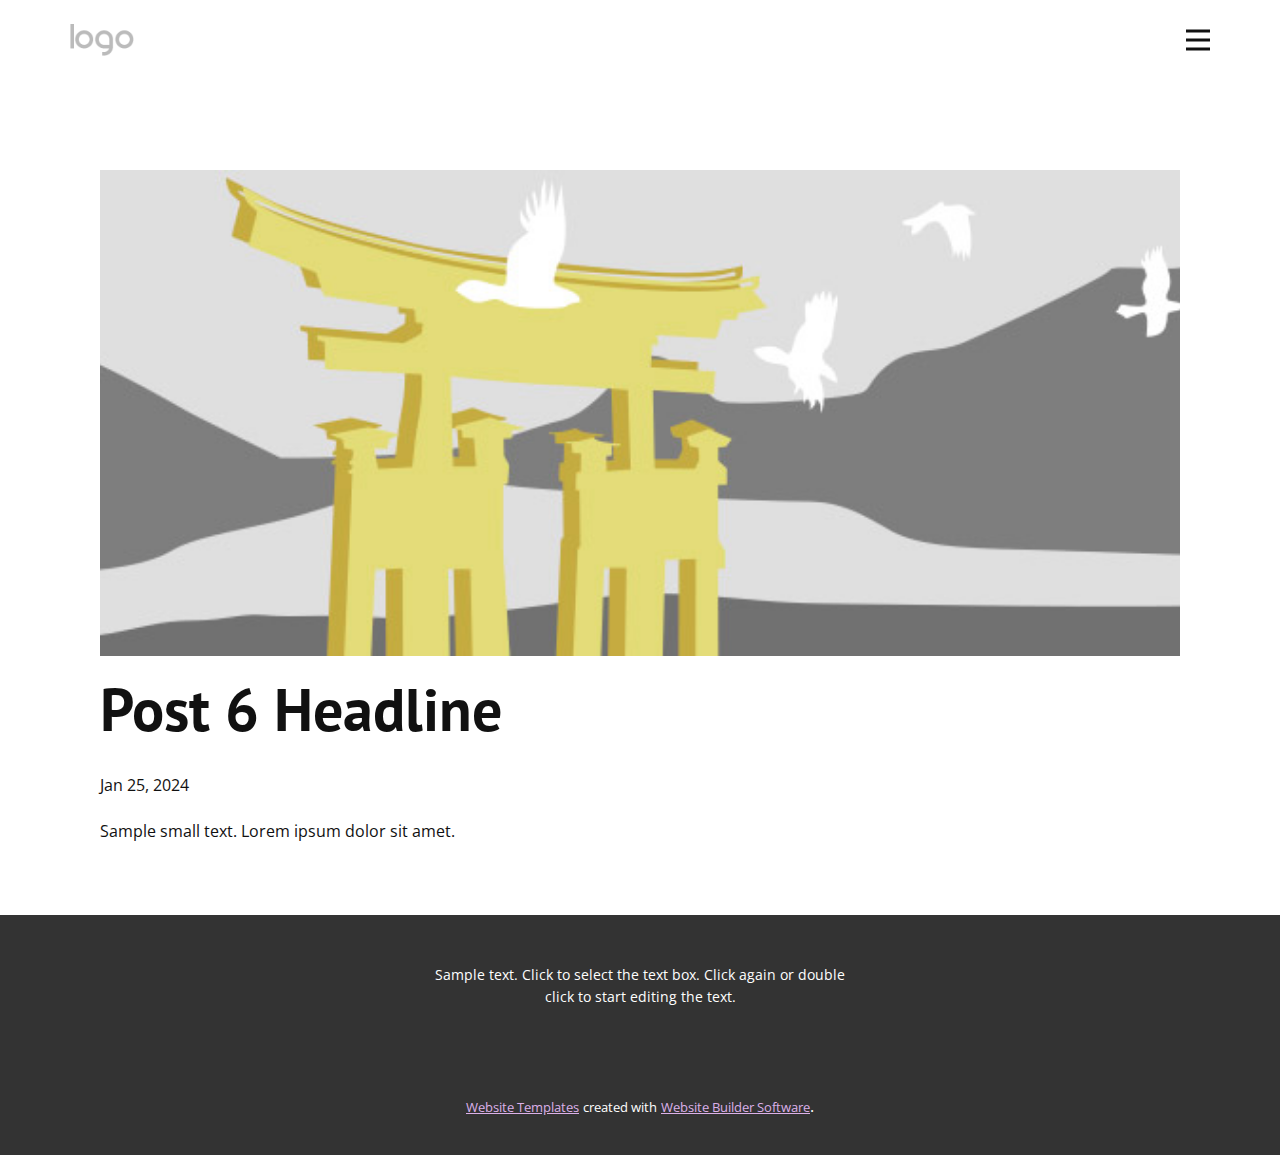
<file: blog/post-5.html>
<!DOCTYPE html>
<html style="font-size: 16px;" lang="en"><head>
    <meta name="viewport" content="width=device-width, initial-scale=1.0">
    <meta charset="utf-8">
    <meta name="keywords" content="Post 1 Headline">
    <meta name="description" content="">
    <title>Post 6 Headline</title>
    <link rel="stylesheet" href="../nicepage.css" media="screen">
<link rel="stylesheet" href="../Post-Template.css" media="screen">
    <script class="u-script" type="text/javascript" src="../jquery-1.9.1.min.js" defer=""></script>
    <script class="u-script" type="text/javascript" src="../nicepage.js" defer=""></script>
    <meta name="generator" content="Nicepage 6.5.5, nicepage.com">
    <link id="u-theme-google-font" rel="stylesheet" href="https://fonts.googleapis.com/css?family=PT+Sans:400,400i,700,700i|Open+Sans:300,300i,400,400i,500,500i,600,600i,700,700i,800,800i">
    <link id="u-page-google-font" rel="stylesheet" href="https://fonts.googleapis.com/css?family=PT+Sans:400,400i,700,700i">
    
    
    
    <script type="application/ld+json">{
		"@context": "http://schema.org",
		"@type": "Organization",
		"name": "",
		"logo": "images/default-logo.png"
}</script>
    <meta name="theme-color" content="#ab4ec7">
  <meta data-intl-tel-input-cdn-path="intlTelInput/"></head>
  <body data-path-to-root="./" data-include-products="false" class="u-body u-xl-mode" data-lang="en"><header class="u-clearfix u-header u-header" id="sec-06d7"><div class="u-clearfix u-sheet u-sheet-1">
        <a href="https://nicepage.com" class="u-image u-logo u-image-1">
          <img src="../images/default-logo.png" class="u-logo-image u-logo-image-1">
        </a>
        <nav class="u-menu u-menu-hamburger u-offcanvas u-menu-1" data-responsive-from="XL">
          <div class="menu-collapse" style="font-size: 1rem; letter-spacing: 0px; font-weight: 700;">
            <a class="u-button-style u-custom-border u-custom-border-color u-custom-borders u-custom-left-right-menu-spacing u-custom-padding-bottom u-custom-text-color u-custom-top-bottom-menu-spacing u-nav-link u-text-active-palette-1-base u-text-hover-palette-2-base" href="#">
              <svg class="u-svg-link" viewBox="0 0 24 24"><use xlink:href="#menu-hamburger"></use></svg>
              <svg class="u-svg-content" version="1.1" id="menu-hamburger" viewBox="0 0 16 16" x="0px" y="0px" xmlns:xlink="http://www.w3.org/1999/xlink" xmlns="http://www.w3.org/2000/svg"><g><rect y="1" width="16" height="2"></rect><rect y="7" width="16" height="2"></rect><rect y="13" width="16" height="2"></rect>
</g></svg>
            </a>
          </div>
          <div class="u-nav-container">
            <ul class="u-nav u-spacing-20 u-unstyled u-nav-1"><li class="u-nav-item"><a class="u-border-no-bottom u-border-no-left u-border-no-right u-border-no-top u-button-style u-nav-link u-text-active-palette-1-base u-text-grey-90 u-text-hover-palette-2-base" href="../Home.html" style="padding: 10px;">Home</a>
</li><li class="u-nav-item"><a class="u-border-no-bottom u-border-no-left u-border-no-right u-border-no-top u-button-style u-nav-link u-text-active-palette-1-base u-text-grey-90 u-text-hover-palette-2-base" href="../Page-1.html" style="padding: 10px;">Page 1</a>
</li></ul>
          </div>
          <div class="u-nav-container-collapse">
            <div class="u-black u-container-style u-inner-container-layout u-opacity u-opacity-95 u-sidenav">
              <div class="u-inner-container-layout u-sidenav-overflow">
                <div class="u-menu-close"></div>
                <ul class="u-align-center u-nav u-popupmenu-items u-unstyled u-nav-2"><li class="u-nav-item"><a class="u-button-style u-nav-link" href="../Home.html">Home</a>
</li><li class="u-nav-item"><a class="u-button-style u-nav-link" href="../Page-1.html">Page 1</a>
</li></ul>
              </div>
            </div>
            <div class="u-black u-menu-overlay u-opacity u-opacity-70"></div>
          </div>
        </nav>
      </div></header>
    <section class="u-align-center u-clearfix u-section-1" id="sec-b9bb">
      <div class="u-clearfix u-sheet u-valign-middle-md u-valign-middle-sm u-valign-middle-xs u-sheet-1"><!--post_details--><!--post_details_options_json--><!--{"source":""}--><!--/post_details_options_json--><!--blog_post-->
        <div class="u-container-style u-expanded-width u-post-details u-post-details-1">
          <div class="u-container-layout u-valign-middle u-container-layout-1"><!--blog_post_image-->
            <img alt="" class="u-blog-control u-expanded-width u-image u-image-default u-image-1" src="../images/8ad73f3c.jpeg"><!--/blog_post_image--><!--blog_post_header-->
            <h2 class="u-blog-control u-text u-text-1">Post 6 Headline</h2><!--/blog_post_header--><!--blog_post_metadata-->
            <div class="u-blog-control u-metadata u-metadata-1"><!--blog_post_metadata_date-->
              <span class="u-meta-date u-meta-icon">Jan 25, 2024</span><!--/blog_post_metadata_date--><!--blog_post_metadata_category-->
              <!--/blog_post_metadata_category--><!--blog_post_metadata_comments-->
              <!--/blog_post_metadata_comments-->
            </div><!--/blog_post_metadata--><!--blog_post_content-->
            <div class="u-align-justify u-blog-control u-post-content u-text u-text-2 fr-view">
  Sample small text. Lorem ipsum dolor sit amet.
  </div><!--/blog_post_content-->
          </div>
        </div><!--/blog_post--><!--/post_details-->
      </div>
    </section>
    
    
    
    <footer class="u-align-center u-clearfix u-footer u-grey-80 u-footer" id="sec-fb45"><div class="u-clearfix u-sheet u-sheet-1">
        <p class="u-small-text u-text u-text-variant u-text-1">Sample text. Click to select the text box. Click again or double click to start editing the text.</p>
      </div></footer>
    <section class="u-backlink u-clearfix u-grey-80">
      <a class="u-link" href="https://nicepage.com/website-templates" target="_blank">
        <span>Website Templates</span>
      </a>
      <p class="u-text">
        <span>created with</span>
      </p>
      <a class="u-link" href="" target="_blank">
        <span>Website Builder Software</span>
      </a>. 
    </section>
  
</body></html>
</file>
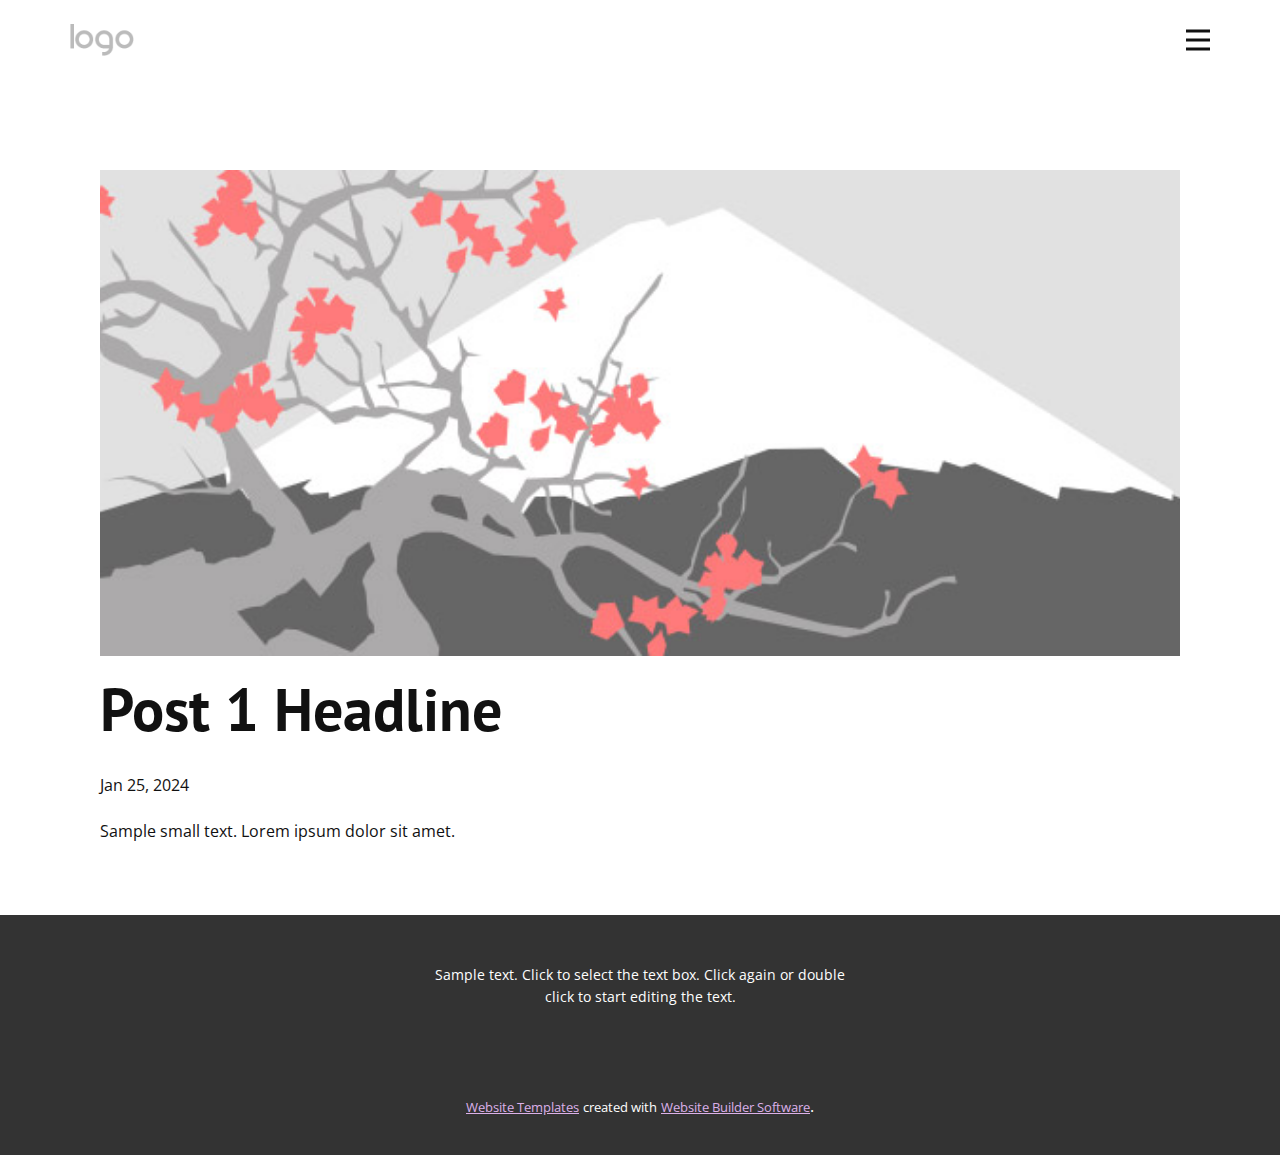
<file: blog/post.html>
<!DOCTYPE html>
<html style="font-size: 16px;" lang="en"><head>
    <meta name="viewport" content="width=device-width, initial-scale=1.0">
    <meta charset="utf-8">
    <meta name="keywords" content="Post 1 Headline">
    <meta name="description" content="">
    <title>Post 1 Headline</title>
    <link rel="stylesheet" href="../nicepage.css" media="screen">
<link rel="stylesheet" href="../Post-Template.css" media="screen">
    <script class="u-script" type="text/javascript" src="../jquery-1.9.1.min.js" defer=""></script>
    <script class="u-script" type="text/javascript" src="../nicepage.js" defer=""></script>
    <meta name="generator" content="Nicepage 6.5.5, nicepage.com">
    <link id="u-theme-google-font" rel="stylesheet" href="https://fonts.googleapis.com/css?family=PT+Sans:400,400i,700,700i|Open+Sans:300,300i,400,400i,500,500i,600,600i,700,700i,800,800i">
    <link id="u-page-google-font" rel="stylesheet" href="https://fonts.googleapis.com/css?family=PT+Sans:400,400i,700,700i">
    
    
    
    <script type="application/ld+json">{
		"@context": "http://schema.org",
		"@type": "Organization",
		"name": "",
		"logo": "images/default-logo.png"
}</script>
    <meta name="theme-color" content="#ab4ec7">
  <meta data-intl-tel-input-cdn-path="intlTelInput/"></head>
  <body data-path-to-root="./" data-include-products="false" class="u-body u-xl-mode" data-lang="en"><header class="u-clearfix u-header u-header" id="sec-06d7"><div class="u-clearfix u-sheet u-sheet-1">
        <a href="https://nicepage.com" class="u-image u-logo u-image-1">
          <img src="../images/default-logo.png" class="u-logo-image u-logo-image-1">
        </a>
        <nav class="u-menu u-menu-hamburger u-offcanvas u-menu-1" data-responsive-from="XL">
          <div class="menu-collapse" style="font-size: 1rem; letter-spacing: 0px; font-weight: 700;">
            <a class="u-button-style u-custom-border u-custom-border-color u-custom-borders u-custom-left-right-menu-spacing u-custom-padding-bottom u-custom-text-color u-custom-top-bottom-menu-spacing u-nav-link u-text-active-palette-1-base u-text-hover-palette-2-base" href="#">
              <svg class="u-svg-link" viewBox="0 0 24 24"><use xlink:href="#menu-hamburger"></use></svg>
              <svg class="u-svg-content" version="1.1" id="menu-hamburger" viewBox="0 0 16 16" x="0px" y="0px" xmlns:xlink="http://www.w3.org/1999/xlink" xmlns="http://www.w3.org/2000/svg"><g><rect y="1" width="16" height="2"></rect><rect y="7" width="16" height="2"></rect><rect y="13" width="16" height="2"></rect>
</g></svg>
            </a>
          </div>
          <div class="u-nav-container">
            <ul class="u-nav u-spacing-20 u-unstyled u-nav-1"><li class="u-nav-item"><a class="u-border-no-bottom u-border-no-left u-border-no-right u-border-no-top u-button-style u-nav-link u-text-active-palette-1-base u-text-grey-90 u-text-hover-palette-2-base" href="../Home.html" style="padding: 10px;">Home</a>
</li><li class="u-nav-item"><a class="u-border-no-bottom u-border-no-left u-border-no-right u-border-no-top u-button-style u-nav-link u-text-active-palette-1-base u-text-grey-90 u-text-hover-palette-2-base" href="../Page-1.html" style="padding: 10px;">Page 1</a>
</li></ul>
          </div>
          <div class="u-nav-container-collapse">
            <div class="u-black u-container-style u-inner-container-layout u-opacity u-opacity-95 u-sidenav">
              <div class="u-inner-container-layout u-sidenav-overflow">
                <div class="u-menu-close"></div>
                <ul class="u-align-center u-nav u-popupmenu-items u-unstyled u-nav-2"><li class="u-nav-item"><a class="u-button-style u-nav-link" href="../Home.html">Home</a>
</li><li class="u-nav-item"><a class="u-button-style u-nav-link" href="../Page-1.html">Page 1</a>
</li></ul>
              </div>
            </div>
            <div class="u-black u-menu-overlay u-opacity u-opacity-70"></div>
          </div>
        </nav>
      </div></header>
    <section class="u-align-center u-clearfix u-section-1" id="sec-b9bb">
      <div class="u-clearfix u-sheet u-valign-middle-md u-valign-middle-sm u-valign-middle-xs u-sheet-1"><!--post_details--><!--post_details_options_json--><!--{"source":""}--><!--/post_details_options_json--><!--blog_post-->
        <div class="u-container-style u-expanded-width u-post-details u-post-details-1">
          <div class="u-container-layout u-valign-middle u-container-layout-1"><!--blog_post_image-->
            <img alt="" class="u-blog-control u-expanded-width u-image u-image-default u-image-1" src="../images/0fd3416c.jpeg"><!--/blog_post_image--><!--blog_post_header-->
            <h2 class="u-blog-control u-text u-text-1">Post 1 Headline</h2><!--/blog_post_header--><!--blog_post_metadata-->
            <div class="u-blog-control u-metadata u-metadata-1"><!--blog_post_metadata_date-->
              <span class="u-meta-date u-meta-icon">Jan 25, 2024</span><!--/blog_post_metadata_date--><!--blog_post_metadata_category-->
              <!--/blog_post_metadata_category--><!--blog_post_metadata_comments-->
              <!--/blog_post_metadata_comments-->
            </div><!--/blog_post_metadata--><!--blog_post_content-->
            <div class="u-align-justify u-blog-control u-post-content u-text u-text-2 fr-view">
  Sample small text. Lorem ipsum dolor sit amet.
  </div><!--/blog_post_content-->
          </div>
        </div><!--/blog_post--><!--/post_details-->
      </div>
    </section>
    
    
    
    <footer class="u-align-center u-clearfix u-footer u-grey-80 u-footer" id="sec-fb45"><div class="u-clearfix u-sheet u-sheet-1">
        <p class="u-small-text u-text u-text-variant u-text-1">Sample text. Click to select the text box. Click again or double click to start editing the text.</p>
      </div></footer>
    <section class="u-backlink u-clearfix u-grey-80">
      <a class="u-link" href="https://nicepage.com/website-templates" target="_blank">
        <span>Website Templates</span>
      </a>
      <p class="u-text">
        <span>created with</span>
      </p>
      <a class="u-link" href="" target="_blank">
        <span>Website Builder Software</span>
      </a>. 
    </section>
  
</body></html>
</file>
